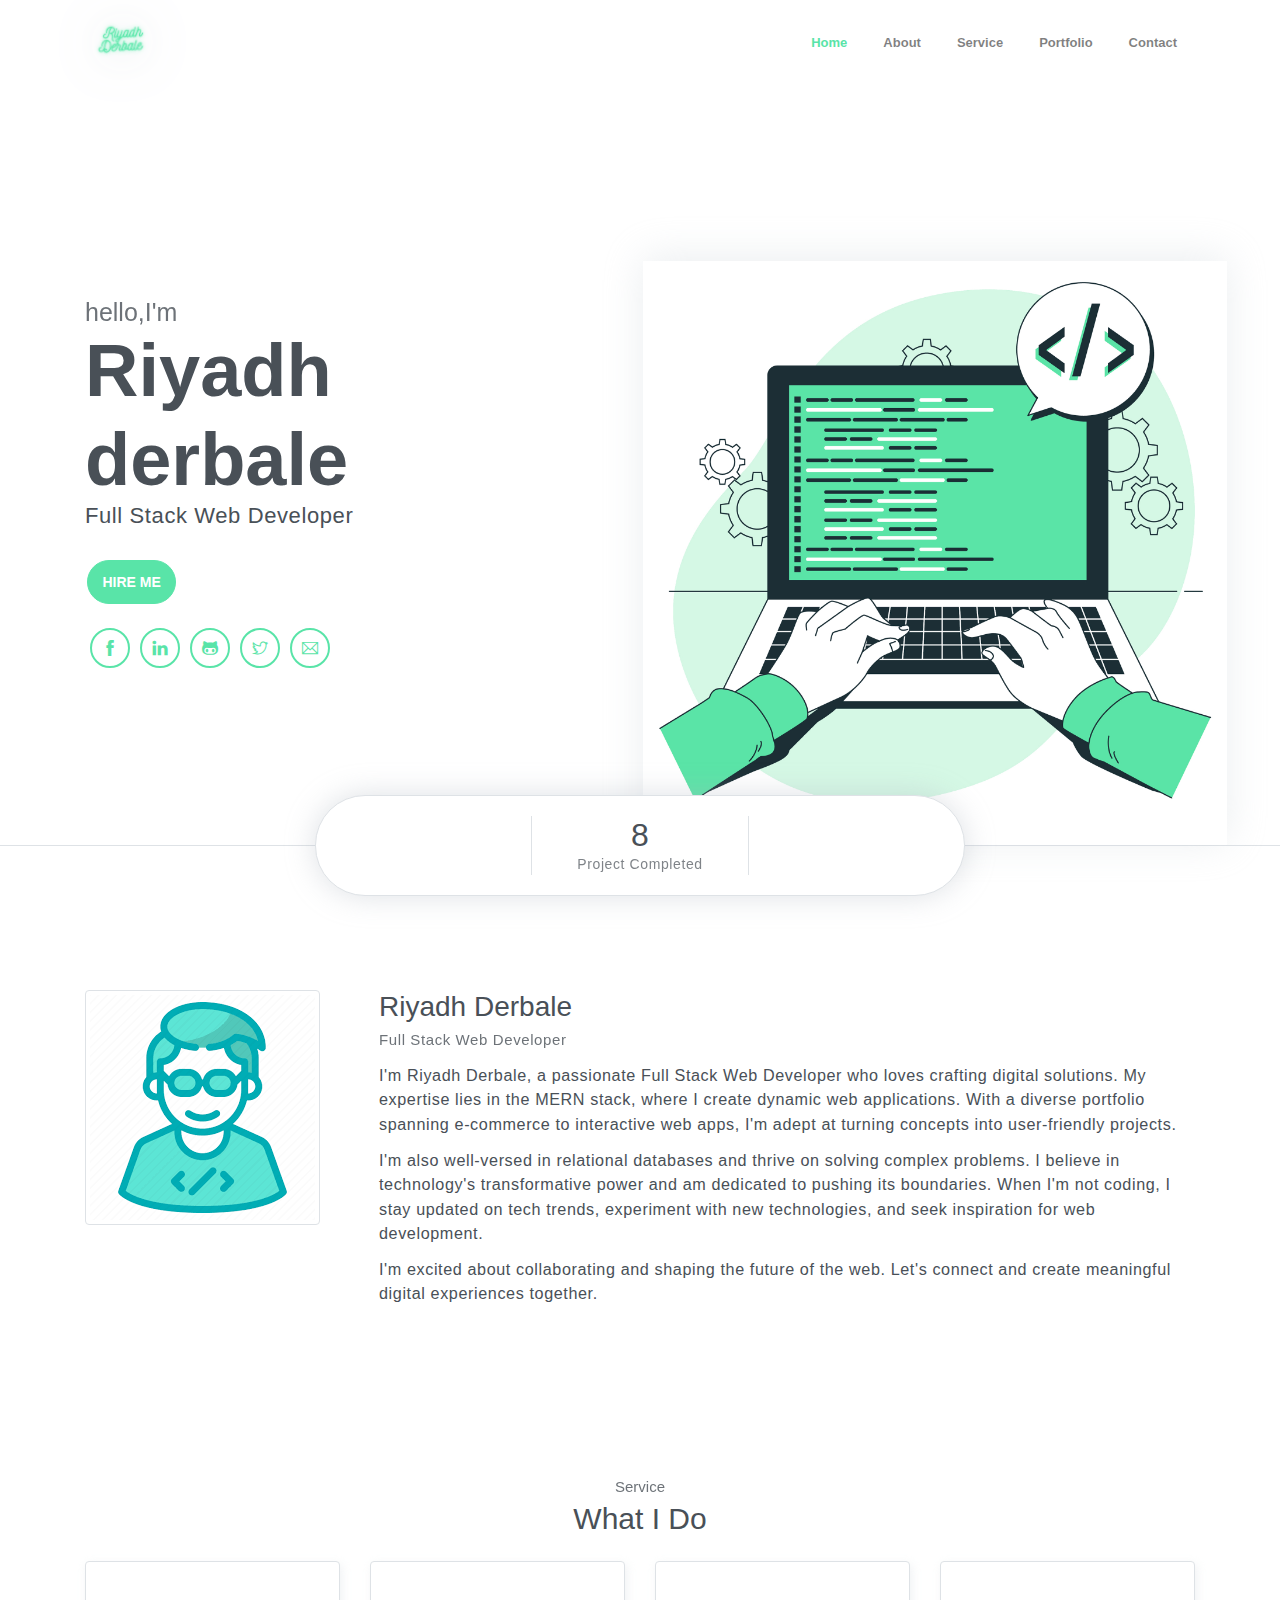
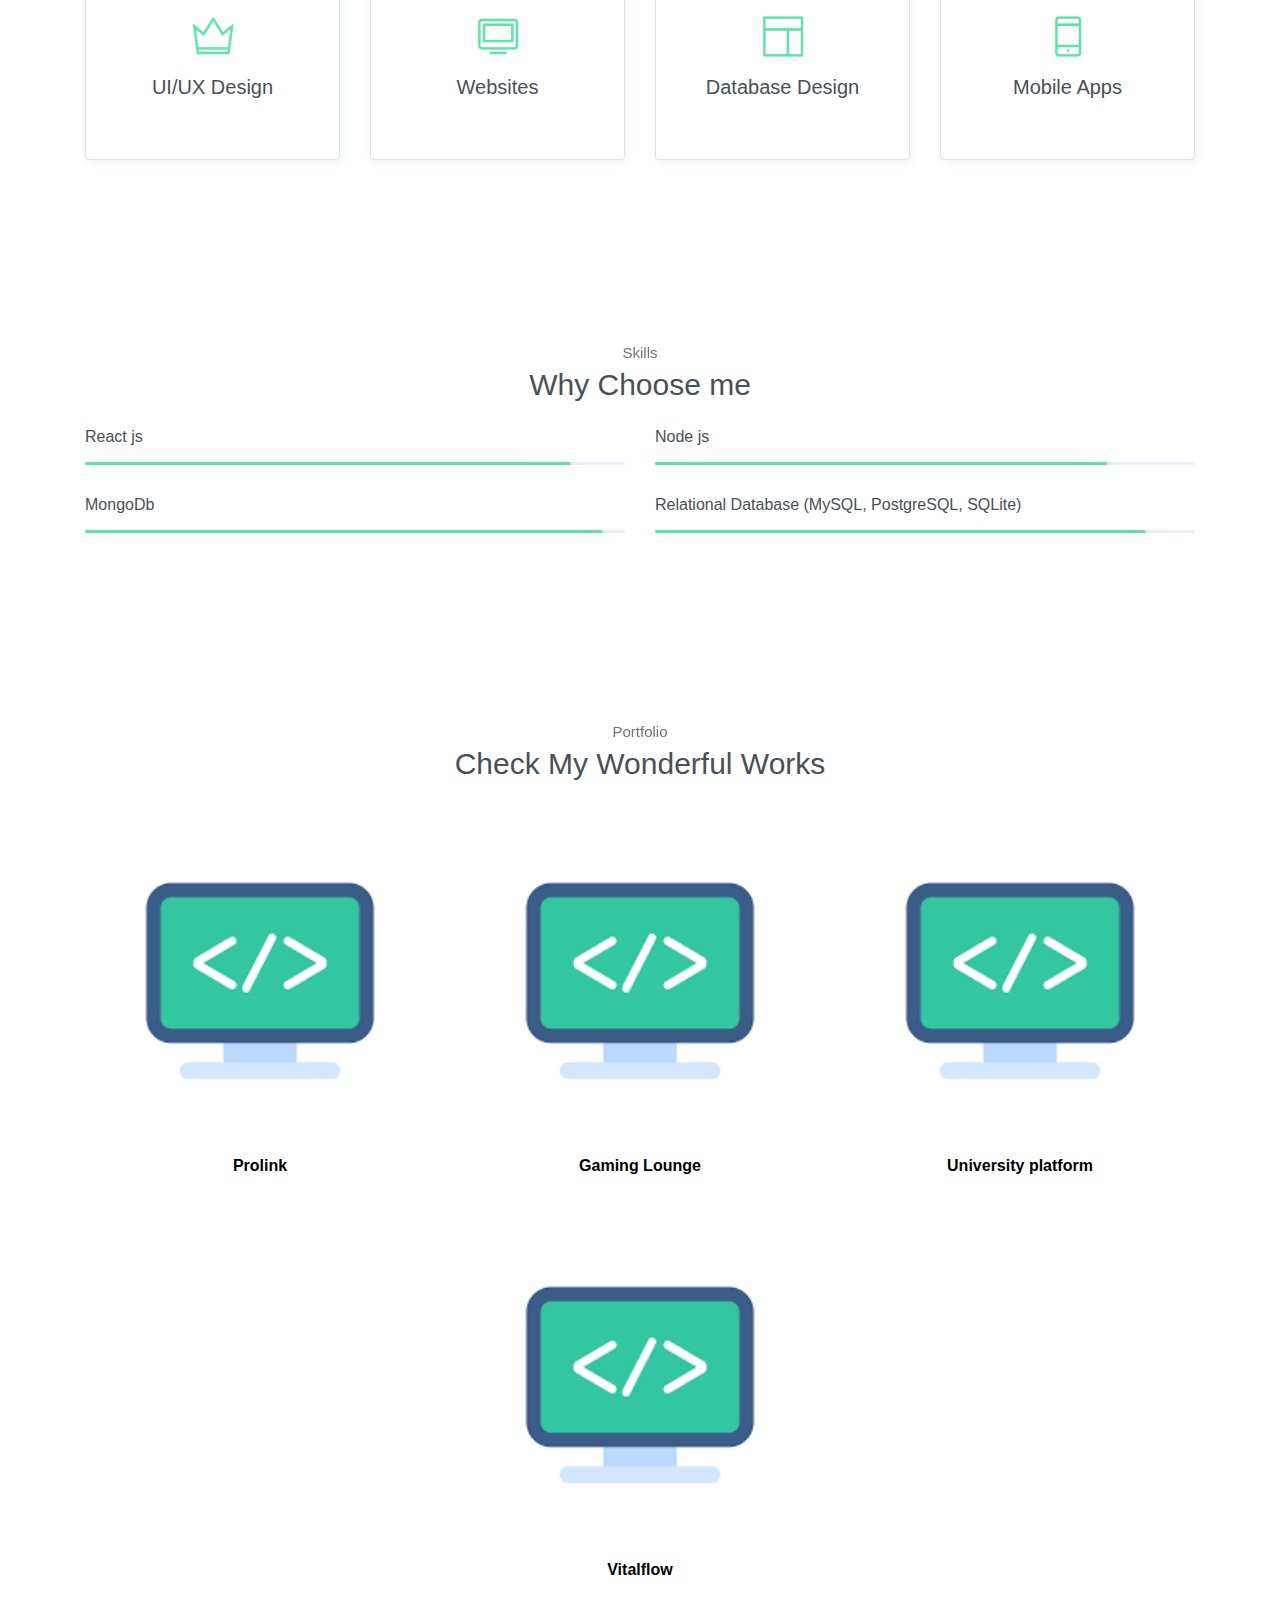
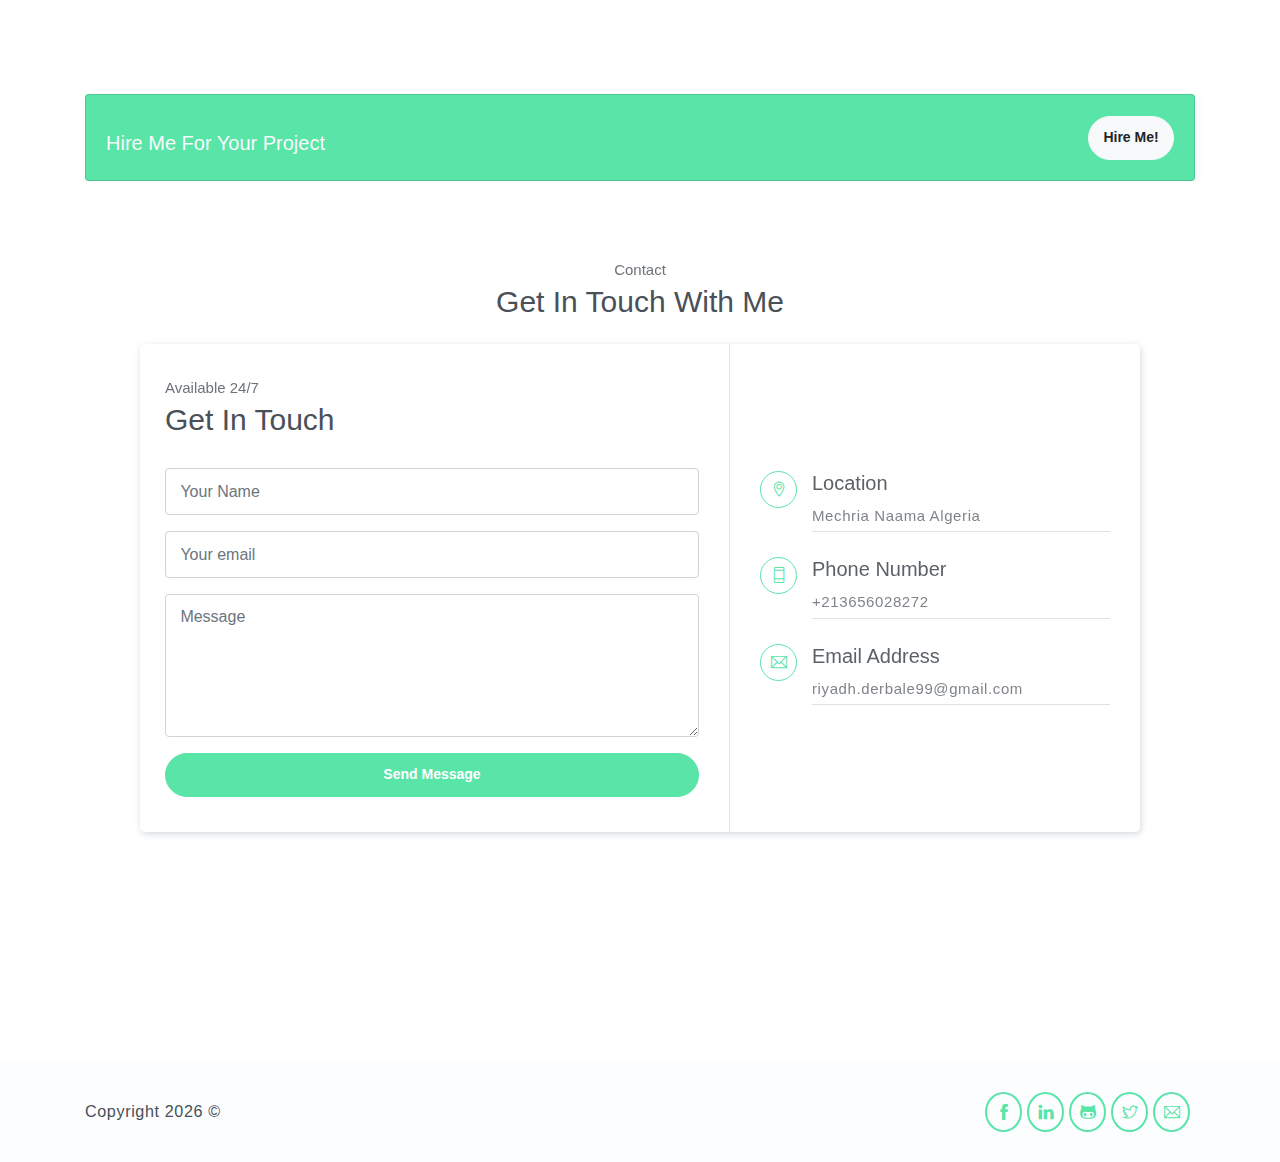
<file: v1..0/index.html>
<!DOCTYPE html>
<html lang="en">
  <head>
    <link
      href="https://cdn.jsdelivr.net/npm/bootstrap@5.3.2/dist/css/bootstrap.min.css"
      rel="stylesheet"
      integrity="sha384-T3c6CoIi6uLrA9TneNEoa7RxnatzjcDSCmG1MXxSR1GAsXEV/Dwwykc2MPK8M2HN"
      crossorigin="anonymous"
    />

    <meta charset="utf-8" />
    <meta
      name="viewport"
      content="width=device-width, initial-scale=1, shrink-to-fit=no"
    />
    <meta name="description" content="Welcome" />
    <link rel="icon" href="assets/imgs/logo.svg" type="image/png" />
    <meta name="author" content="Devcrud" />
    <title>Welcome</title>
    <!-- font icons -->
    <link
      rel="stylesheet"
      href="assets/vendors/themify-icons/css/themify-icons.css"
    />
    <!-- Bootstrap + Steller main styles -->
    <link rel="stylesheet" href="assets/css/steller.css" />
  </head>
  <body data-spy="scroll" data-target=".navbar" data-offset="40" id="home">
    <!-- Page navigation -->
    <nav
      class="navbar navbar-expand-lg navbar-light fixed-top"
      data-spy="affix"
      data-offset-top="0"
    >
      <div class="container">
        <a class="navbar-brand" href="#"
          ><img src="assets/imgs/logo.svg" alt=""
        /></a>
        <button
          class="navbar-toggler"
          type="button"
          data-toggle="collapse"
          data-target="#navbarSupportedContent"
          aria-controls="navbarSupportedContent"
          aria-expanded="false"
          aria-label="Toggle navigation"
        >
          <span class="navbar-toggler-icon"></span>
        </button>

        <div class="collapse navbar-collapse" id="navbarSupportedContent">
          <ul class="navbar-nav ml-auto align-items-center">
            <li class="nav-item">
              <a class="nav-link" href="#home">Home</a>
            </li>
            <li class="nav-item">
              <a class="nav-link" href="#about">About</a>
            </li>
            <li class="nav-item">
              <a class="nav-link" href="#service">Service</a>
            </li>
            <li class="nav-item">
              <a class="nav-link" href="#portfolio">Portfolio</a>
            </li>
            <li class="nav-item">
              <a class="nav-link" href="#contact">Contact</a>
            </li>
          </ul>
        </div>
      </div>
    </nav>
    <!-- End of page navibation -->

    <!-- Page Header -->
    <header class="header" id="home">
      <div class="container">
        <div class="infos">
          <h6 class="subtitle">hello,I'm</h6>
          <h6 class="title">Riyadh derbale</h6>
          <p>Full Stack Web Developer</p>

          <div class="buttons pt-3">
            <button class="btn btn-primary rounded">HIRE ME</button>
            <!--   <button class="btn btn-dark rounded">DOWNLOAD CV</button> -->
          </div>

          <div class="socials mt-4">
            <a
              class="social-item"
              href="https://www.facebook.com/riyadh.derbale.3/"
              ><i class="ti-facebook"></i
            ></a>
            <a
              class="social-item"
              href="https://www.linkedin.com/in/riyadh-derbale-8b0032233/"
              ><i class="ti-linkedin"></i
            ></a>
            <a class="social-item" href="https://github.com/riyadhderbale"
              ><i class="ti-github"></i
            ></a>
            <a class="social-item" href="https://twitter.com/DerbaleRiyadh"
              ><i class="ti-twitter"></i
            ></a>
            <!-- email -->
            <a class="social-item" href="mailto:riyadh.derbale99gmail.com"
              ><i class="ti-email"></i
            ></a>
          </div>
        </div>
        <div class="img-holder">
          <img src="assets/imgs/img.jpg" alt="" />
        </div>
      </div>
      <!-- Header-widget -->
      <div class="widget">
        <div class="widget-item">
          <h2></h2>
          <p></p>
          <!--   <h2>0</h2>
          <p>Happy Clients</p> -->
        </div>

        <div class="widget-item">
          <h2>8</h2>
          <p>Project Completed</p>
        </div>
        <div class="widget-item">
          <!--     <h2>0</h2>
          <p>Awards Won</p> -->
        </div>
      </div>
    </header>
    <!-- End of Page Header -->

    <!-- About section -->
    <section id="about" class="section mt-3">
      <div class="container mt-5">
        <div class="row text-center text-md-left">
          <div class="col-md-3">
            <img
              src="assets/imgs/avatar.png"
              alt=""
              class="img-thumbnail mb-4"
            />
          </div>
          <div class="pl-md-4 col-md-9">
            <h6 class="title">Riyadh Derbale</h6>
            <p class="subtitle">Full Stack Web Developer</p>
            <p>
              I'm Riyadh Derbale, a passionate Full Stack Web Developer who
              loves crafting digital solutions. My expertise lies in the MERN
              stack, where I create dynamic web applications. With a diverse
              portfolio spanning e-commerce to interactive web apps, I'm adept
              at turning concepts into user-friendly projects.
            </p>
            <p>
              I'm also well-versed in relational databases and thrive on solving
              complex problems. I believe in technology's transformative power
              and am dedicated to pushing its boundaries. When I'm not coding, I
              stay updated on tech trends, experiment with new technologies, and
              seek inspiration for web development.
            </p>
            <p>
              I'm excited about collaborating and shaping the future of the web.
              Let's connect and create meaningful digital experiences together.
            </p>

            <!--    <button class="btn btn-primary rounded mt-3">DOWNLOAD CV</button> -->
          </div>
        </div>
      </div>
    </section>

    <!-- Service section -->
    <section id="service" class="section">
      <div class="container text-center">
        <h6 class="subtitle">Service</h6>
        <h6 class="section-title mb-4">What I Do</h6>

        <!-- full stack MERN developer -->

        <div class="row">
          <div class="col-sm-6 col-md-3 mb-4">
            <div class="custom-card card border">
              <div class="card-body">
                <i class="icon ti-crown"></i>
                <h5>UI/UX Design</h5>
              </div>
            </div>
          </div>

          <div class="col-sm-6 col-md-3 mb-4">
            <div class="custom-card card border">
              <div class="card-body">
                <i class="icon ti-desktop"></i>

                <h5>Websites</h5>
              </div>
            </div>
          </div>

          <div class="col-sm-6 col-md-3 mb-4">
            <div class="custom-card card border">
              <div class="card-body">
                <i class="icon ti-layout"></i>
                <h5>Database Design</h5>
              </div>
            </div>
          </div>
          <div class="col-sm-6 col-md-3 mb-4">
            <div class="custom-card card border">
              <div class="card-body">
                <i class="icon ti-mobile"></i>
                <h5>Mobile Apps</h5>
              </div>
            </div>
          </div>
        </div>
      </div>
    </section>
    <!-- End of Sectoin -->

    <!-- Skills section -->
    <section class="section">
      <div class="container text-center">
        <h6 class="subtitle">Skills</h6>
        <h6 class="section-title mb-4">Why Choose me</h6>
        <div class="row text-left">
          <div class="col-sm-6">
            <h6 class="mb-3">React js</h6>
            <div class="progress">
              <div
                class="progress-bar bg-primary"
                role="progressbar"
                style="width: 89%"
                aria-valuenow="25"
                aria-valuemin="0"
                aria-valuemax="100"
              >
                <span>89%</span>
              </div>
            </div>
          </div>
          <div class="col-sm-6">
            <h6 class="mb-3">Node js</h6>
            <div class="progress">
              <div
                class="progress-bar bg-primary"
                role="progressbar"
                style="width: 83%"
                aria-valuenow="25"
                aria-valuemin="0"
                aria-valuemax="100"
              >
                <span>83%</span>
              </div>
            </div>
          </div>
          <div class="col-sm-6">
            <h6 class="mb-3">MongoDb</h6>
            <div class="progress">
              <div
                class="progress-bar bg-primary"
                role="progressbar"
                style="width: 95%"
                aria-valuenow="25"
                aria-valuemin="0"
                aria-valuemax="100"
              >
                <span>95%</span>
              </div>
            </div>
          </div>
          <div class="col-sm-6">
            <h6 class="mb-3">
              Relational Database (MySQL, PostgreSQL, SQLite)
            </h6>
            <div class="progress">
              <div
                class="progress-bar bg-primary"
                role="progressbar"
                style="width: 90%"
                aria-valuenow="25"
                aria-valuemin="0"
                aria-valuemax="100"
              >
                <span>90%</span>
              </div>
            </div>
          </div>
        </div>
      </div>
    </section>
    <!-- End of Skills sections -->

    <!-- Portfolio section -->
    <section id="portfolio" class="section">
      <div class="container text-center">
        <h6 class="subtitle">Portfolio</h6>
        <h6 class="section-title mb-4">Check My Wonderful Works</h6>
        <div class="row align-items-center justify-content-center">
          <div class="col-sm-4">
            <div class="img-wrapper">
              <a href="projects/prolink.html" style="text-decoration: none">
                <img src="assets/imgs/default_image.png" alt="" />
                <div class="overlay">
                  <div class="overlay-infos">
                    <h5>Prolink</h5>
                  </div>
                </div>
                <h6 style="font-weight: bold; color: rgb(0, 0, 0)">Prolink</h6>
              </a>
            </div>
          </div>
          <div class="col-sm-4">
            <div class="img-wrapper">
              <a
                href="projects/GamingLounge.html"
                style="text-decoration: none"
              >
                <div class="overlay">
                  <div class="overlay-infos">
                    <h5>Gaming Lounge</h5>
                  </div>
                </div>
              </a>
              <img src="assets/imgs/default_image.png" alt="" />

              <h6 style="font-weight: bold; color: rgb(0, 0, 0)">
                Gaming Lounge
              </h6>
            </div>
          </div>

          <div class="col-sm-4">
            <div class="img-wrapper">
              <a
                href="projects/univ-platform.html"
                style="text-decoration: none"
              >
                <img src="assets/imgs/default_image.png" alt="" />
                <div class="overlay">
                  <div class="overlay-infos">
                    <h5>University platform</h5>
                  </div>
                </div>
              </a>
              <h6 style="font-weight: bold; color: rgb(0, 0, 0)">
                University platform
              </h6>
            </div>
          </div>
          <div class="col-sm-4">
            <div class="img-wrapper">
              <a href="projects/vitalflow.html" style="text-decoration: none">
                <img src="assets/imgs/default_image.png" alt="" />
                <div class="overlay">
                  <div class="overlay-infos">
                    <h5>Vitalflow</h5>
                  </div>
                </div>
              </a>

              <h6 style="font-weight: bold; color: rgb(0, 0, 0)">Vitalflow</h6>
            </div>
          </div>
        </div>
      </div>
    </section>
    <!-- End of portfolio section -->

    <!-- Testmonial Section 
    <section id="testmonial" class="section">
      <div class="container text-center">
        <h6 class="subtitle">Testmonial</h6>
        <h6 class="section-title mb-4">What People Say About Me</h6>
        <p class="mb-5 pb-4">
          Lorem ipsum dolor sit amet, consectetur adipisicing elit. In alias
          dignissimos. <br />
          rerum commodi corrupti, temporibus non quam.
        </p>

        <div
          id="carouselExampleIndicators"
          class="carousel slide"
          data-ride="carousel"
        >
          <ol class="carousel-indicators">
            <li
              data-target="#carouselExampleIndicators"
              data-slide-to="0"
              class="active"
            ></li>
            <li data-target="#carouselExampleIndicators" data-slide-to="1"></li>
            <li data-target="#carouselExampleIndicators" data-slide-to="2"></li>
          </ol>
          <div class="carousel-inner">
            <div class="carousel-item active">
              <div class="card testmonial-card border">
                <div class="card-body">
                  <img src="assets/imgs/avatar-1.jpg" alt="" />
                  <p>
                    Lorem ipsum dolor sit amet, consectetur adipisicing elit.
                    Magnam nostrum voluptates in enim vel amet?
                  </p>
                  <h1 class="title">Emma Re</h1>
                  <h1 class="subtitle">Graphic Designer</h1>
                </div>
              </div>
            </div>
            <div class="carousel-item">
              <div class="card testmonial-card border">
                <div class="card-body">
                  <img src="assets/imgs/avatar-2.jpg" alt="" />
                  <p>
                    Lorem ipsum dolor sit amet, consectetur adipisicing elit.
                    Magnam nostrum voluptates in enim vel amet?
                  </p>
                  <h1 class="title">James Bert</h1>
                  <h1 class="subtitle">Web Designer</h1>
                </div>
              </div>
            </div>
            <div class="carousel-item">
              <div class="card testmonial-card border">
                <div class="card-body">
                  <img src="assets/imgs/avatar-3.jpg" alt="" />
                  <p>
                    Lorem ipsum dolor sit amet, consectetur adipisicing elit.
                    Magnam nostrum voluptates in enim vel amet?
                  </p>
                  <h1 class="title">Michael Abra</h1>
                  <h1 class="subtitle">Web Developer</h1>
                </div>
              </div>
            </div>
          </div>
        </div>
      </div>
    </section>

    -->
    <!-- End of testmonial section -->

    <!-- Blog Section 
    <section id="blog" class="section">
      <div class="container text-center">
        <h6 class="subtitle">My Blogs</h6>
        <h6 class="section-title mb-4">Latest News</h6>
        <p class="mb-5 pb-4">
          Lorem ipsum dolor sit amet, consectetur adipisicing elit. In alias
          dignissimos. <br />
          rerum commodi corrupti, temporibus non quam.
        </p>

        <div class="row text-left">
          <div class="col-md-4">
            <div class="card border mb-4">
              <img
                src="assets/imgs/blog-1.jpg"
                alt=""
                class="card-img-top w-100"
              />
              <div class="card-body">
                <h5 class="card-title">Designe for Everyone</h5>
                <div class="post-details">
                  <a href="javascript:void(0)">Posted By: Admin</a>
                  <a href="javascript:void(0)"
                    ><i class="ti-thumb-up"></i> 456</a
                  >
                  <a href="javascript:void(0)"
                    ><i class="ti-comment"></i> 123</a
                  >
                </div>
                <p>
                  Lorem ipsum dolor sit amet, consectetur adipisicing elit. Ut
                  ad vel dolorum, iusto velit, minima? Voluptas nemo harum
                  impedit nisi.
                </p>
                <a href="javascript:void(0)">Read More..</a>
              </div>
            </div>
          </div>
          <div class="col-md-4">
            <div class="card border mb-4">
              <img
                src="assets/imgs/blog-2.jpg"
                alt=""
                class="card-img-top w-100"
              />
              <div class="card-body">
                <h5 class="card-title">Web Layouts</h5>
                <div class="post-details">
                  <a href="javascript:void(0)">Posted By: Admin</a>
                  <a href="javascript:void(0)"
                    ><i class="ti-thumb-up"></i> 456</a
                  >
                  <a href="javascript:void(0)"
                    ><i class="ti-comment"></i> 123</a
                  >
                </div>
                <p>
                  Lorem ipsum dolor sit amet, consectetur adipisicing elit. Ut
                  ad vel dolorum, iusto velit, minima? Voluptas nemo harum
                  impedit nisi.
                </p>
                <a href="javascript:void(0)">Read More..</a>
              </div>
            </div>
          </div>
          <div class="col-md-4">
            <div class="card border mb-4">
              <img
                src="assets/imgs/blog-3.jpg"
                alt=""
                class="card-img-top w-100"
              />
              <div class="card-body">
                <h5 class="card-title">Bootstrap Framework</h5>
                <div class="post-details">
                  <a href="javascript:void(0)">Posted By: Admin</a>
                  <a href="javascript:void(0)"
                    ><i class="ti-thumb-up"></i> 456</a
                  >
                  <a href="javascript:void(0)"
                    ><i class="ti-comment"></i> 123</a
                  >
                </div>
                <p>
                  Lorem ipsum dolor sit amet, consectetur adipisicing elit. Ut
                  ad vel dolorum, iusto velit, minima? Voluptas nemo harum
                  impedit nisi.
                </p>
                <a href="javascript:void(0)">Read More..</a>
              </div>
            </div>
          </div>
        </div>
      </div>
    </section>
-->
    <!-- Hire me section -->
    <section class="bg-gray p-0 section">
      <div class="container">
        <div class="card bg-primary">
          <div class="card-body text-light">
            <div class="row align-items-center">
              <div class="col-sm-9 text-center text-sm-left">
                <h5 class="mt-3">Hire Me For Your Project</h5>
              </div>
              <div class="col-sm-3 text-center text-sm-right">
                <button class="btn btn-light rounded">Hire Me!</button>
              </div>
            </div>
          </div>
        </div>
      </div>
    </section>
    <!-- End od Hire me section. -->

    <!-- Contact Section -->
    <section id="contact" class="position-relative section">
      <div class="container text-center">
        <h6 class="subtitle">Contact</h6>
        <h6 class="section-title mb-4">Get In Touch With Me</h6>

        <div class="contact text-left">
          <div class="form">
            <h6 class="subtitle">Available 24/7</h6>
            <h6 class="section-title mb-4">Get In Touch</h6>
            <form
              action="mailto:riyadh.derbale99@gmail.com"
              method="post"
              enctype="text/plain"
            >
              <div class="form-group">
                <input
                  type="text"
                  class="form-control"
                  name="name"
                  placeholder="Your Name"
                  required
                />
              </div>
              <div class="form-group">
                <input
                  type="email"
                  class="form-control"
                  name="email"
                  placeholder="Your email"
                  required
                />
              </div>
              <div class="form-group">
                <textarea
                  name="message"
                  cols="30"
                  rows="5"
                  class="form-control"
                  placeholder="Message"
                ></textarea>
              </div>
              <button
                type="submit"
                class="btn btn-primary btn-block rounded w-lg"
              >
                Send Message
              </button>
            </form>
          </div>
          <div class="contact-infos">
            <div class="item">
              <i class="ti-location-pin"></i>
              <div class="">
                <h5>Location</h5>
                <p>Mechria Naama Algeria</p>
              </div>
            </div>
            <div class="item">
              <i class="ti-mobile"></i>
              <div>
                <h5>Phone Number</h5>
                <p>+213656028272</p>
              </div>
            </div>
            <div class="item">
              <i class="ti-email"></i>
              <div class="mb-0">
                <h5>Email Address</h5>
                <p>riyadh.derbale99@gmail.com</p>
              </div>
            </div>
          </div>
        </div>
      </div>
      <div id="map">
        <iframe src="https://snazzymaps.com/embed/61257"></iframe>
      </div>
    </section>
    <!-- End of Contact Section -->

    <!-- Page Footer -->
    <footer class="page-footer">
      <div class="container">
        <div class="row align-items-center">
          <div class="col-sm-6">
            <p>
              Copyright
              <script>
                document.write(new Date().getFullYear());
              </script>
              &copy;
              <a href="" target="_blank"></a>
            </p>
          </div>
          <div class="col-sm-6">
            <div class="socials">
              <a
                class="social-item"
                href="
              https://www.facebook.com/riyadh.derbale.3/"
                ><i class="ti-facebook"></i
              ></a>

              <a
                class="social-item"
                href="https://www.linkedin.com/in/riyadh-derbale-8b0032233/"
                ><i class="ti-linkedin"></i
              ></a>
              <a class="social-item" href="https://www.github.com/riyadhriyadh"
                ><i class="ti-github"></i
              ></a>
              <a
                class="social-item"
                href="https://www.twitter.com/DerbaleRiyadh"
                ><i class="ti-twitter"></i
              ></a>
              <a class="social-item" href="mailto:riyadh.derbale99gmail.com"
                ><i class="ti-email"></i
              ></a>
            </div>
          </div>
        </div>
      </div>
    </footer>
    <!-- End of page footer -->
    <script
      src="https://cdn.jsdelivr.net/npm/bootstrap@5.3.2/dist/js/bootstrap.bundle.min.js"
      integrity="sha384-C6RzsynM9kWDrMNeT87bh95OGNyZPhcTNXj1NW7RuBCsyN/o0jlpcV8Qyq46cDfL"
      crossorigin="anonymous"
    ></script>
    <!-- core  -->
    <script src="assets/vendors/jquery/jquery-3.4.1.js"></script>
    <script src="assets/vendors/bootstrap/bootstrap.bundle.js"></script>
    <!-- bootstrap 3 affix -->
    <script src="assets/vendors/bootstrap/bootstrap.affix.js"></script>
    <!-- steller js -->
    <script src="assets/js/steller.js"></script>
  </body>
</html>
</file>
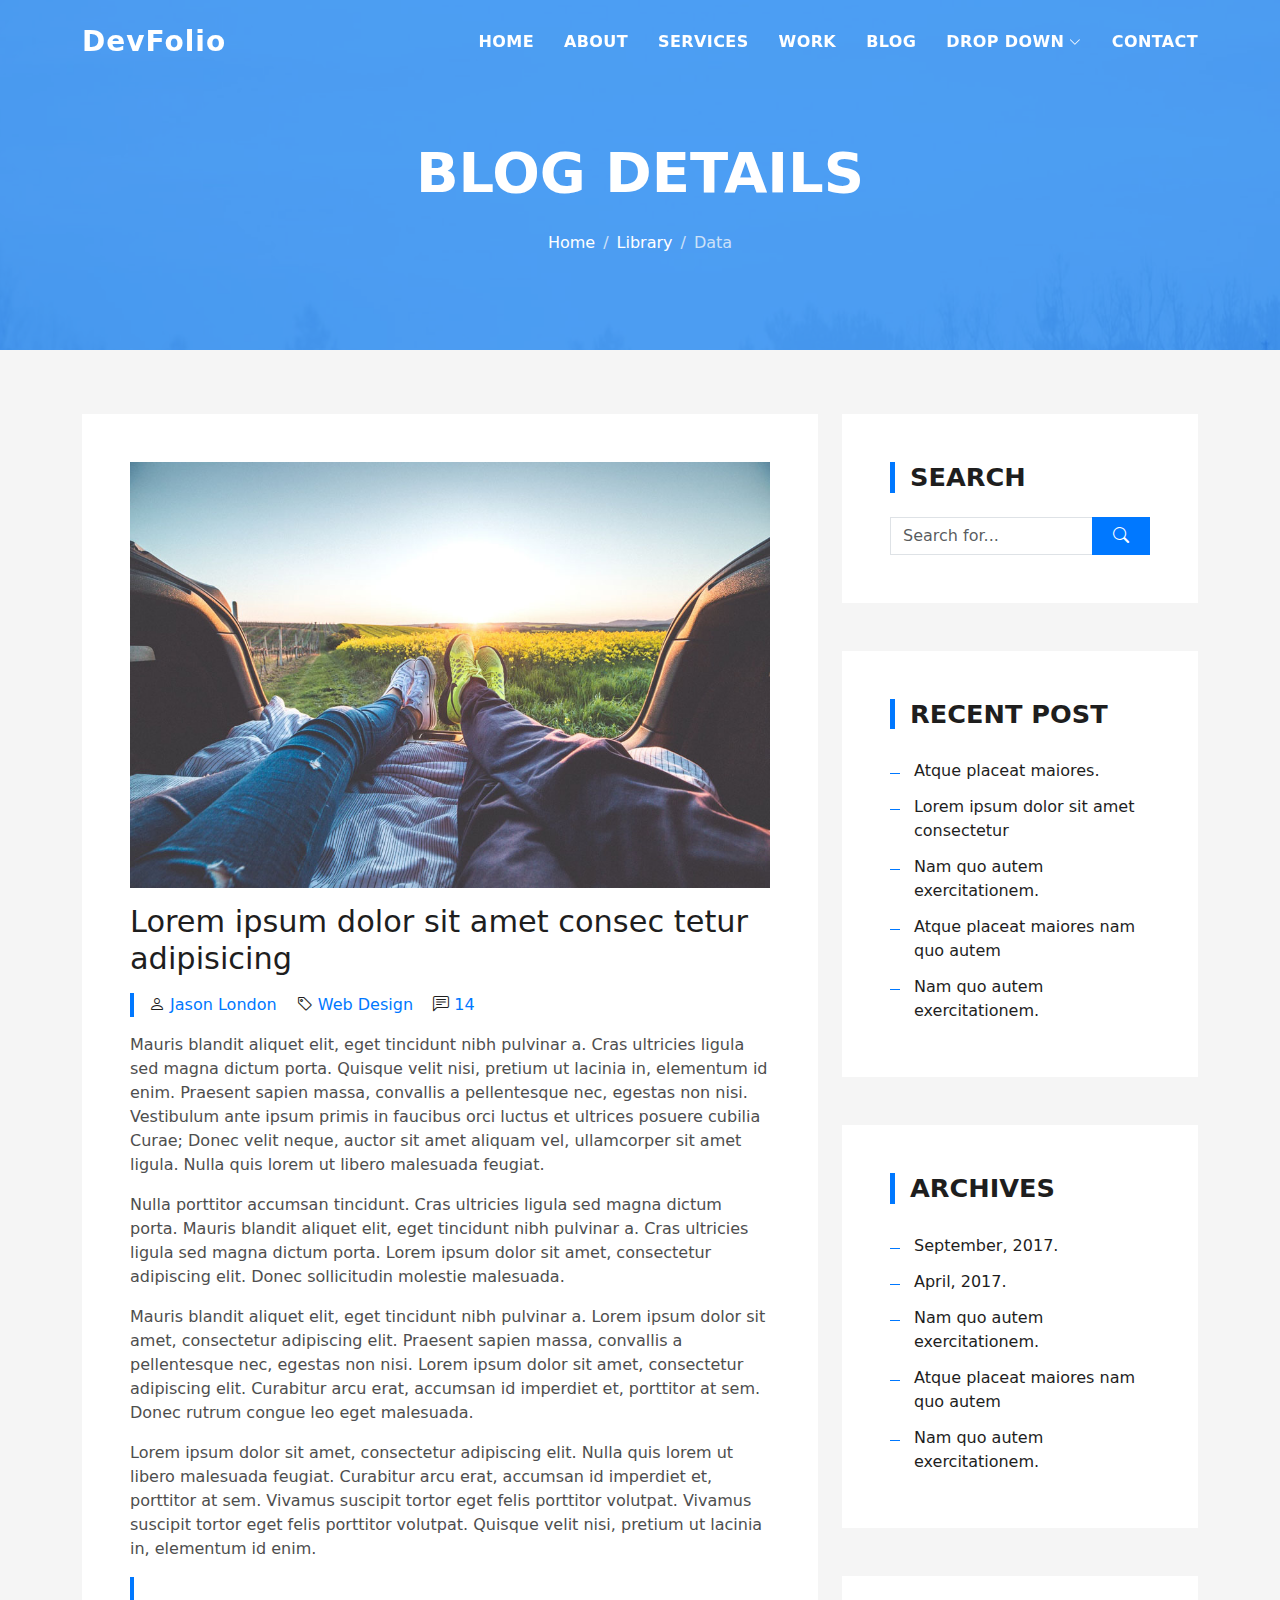
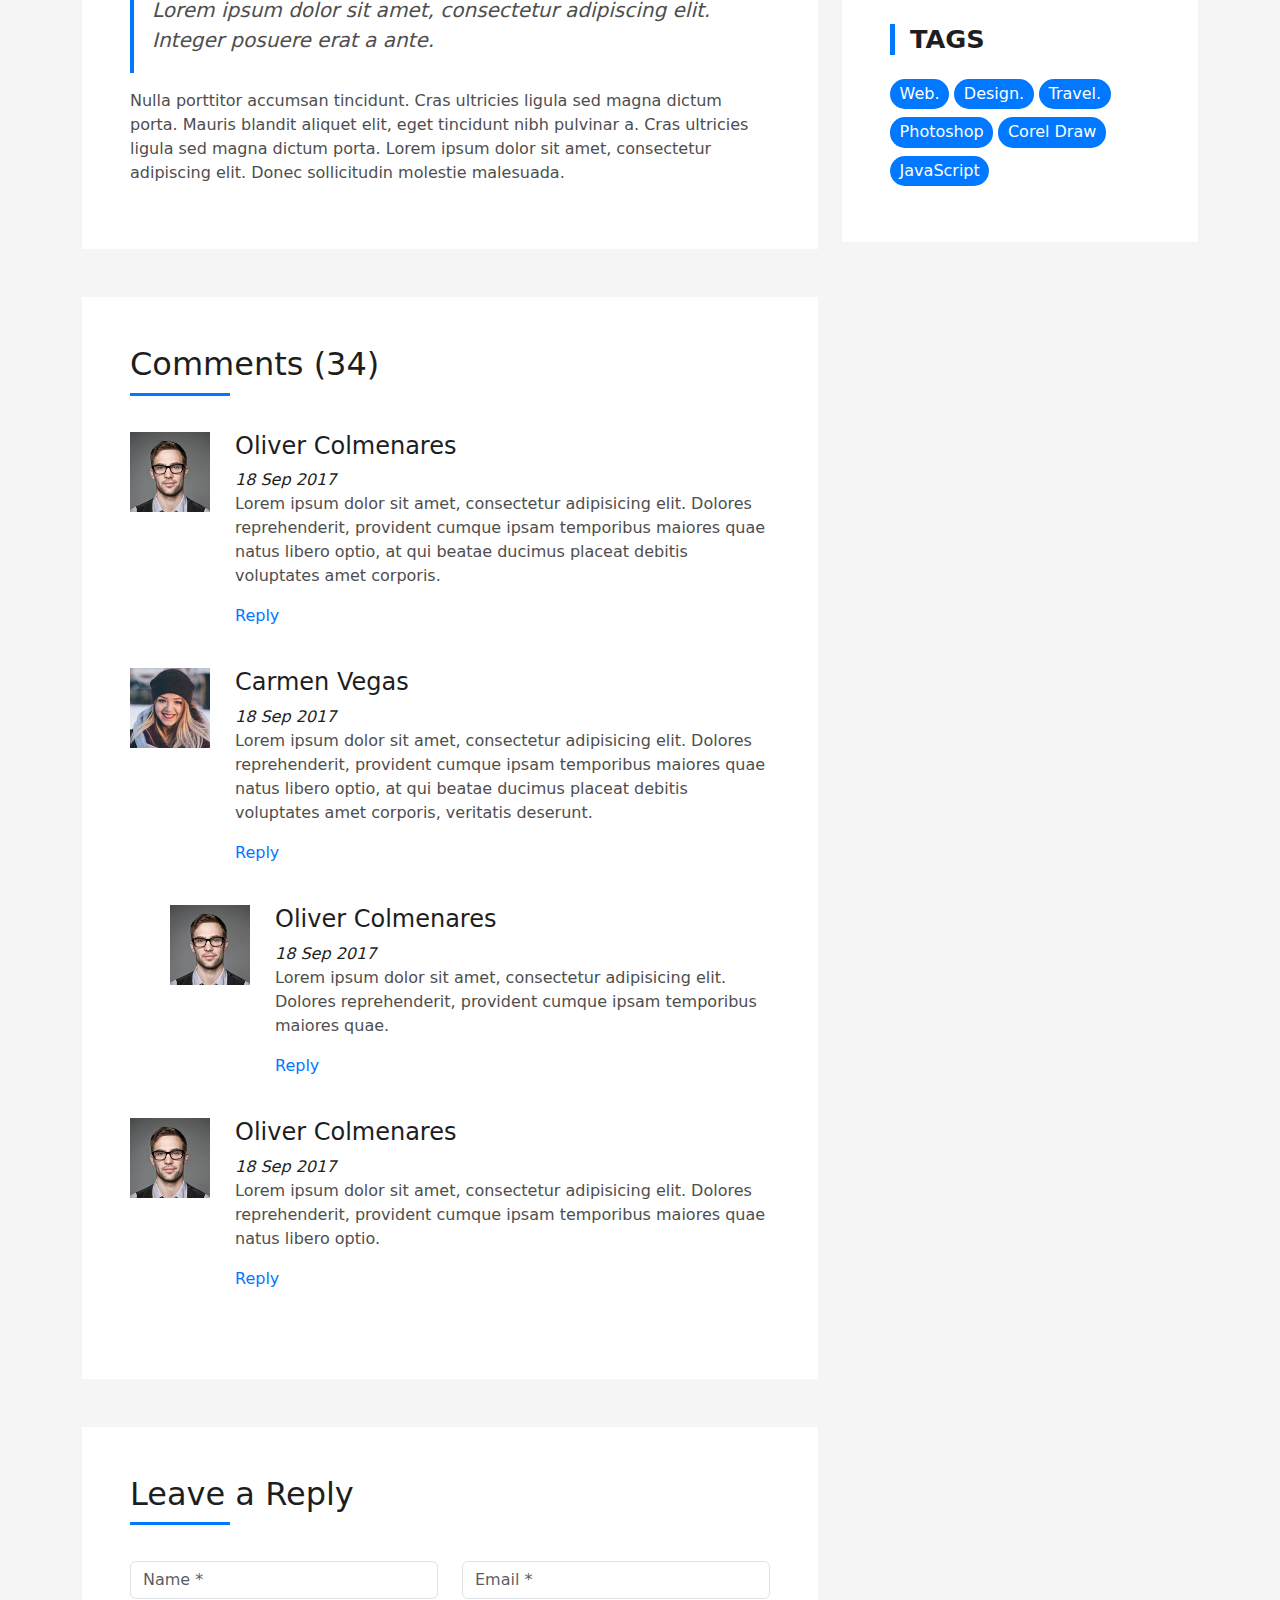
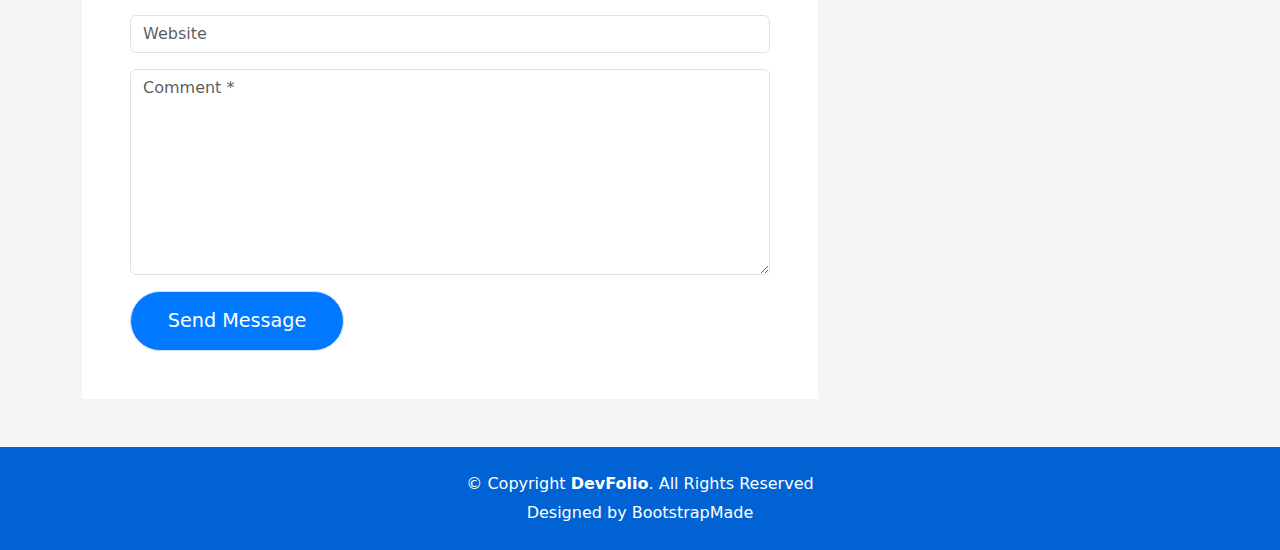
<file: blog-single.html>
<!DOCTYPE html>
<html lang="en">

<head>
  <meta charset="utf-8">
  <meta content="width=device-width, initial-scale=1.0" name="viewport">

  <title>DevFolio Bootstrap Portfolio Template - Blog Single</title>
  <meta content="" name="description">
  <meta content="" name="keywords">

  <!-- Favicons -->
  <link href="assets/img/favicon.png" rel="icon">
  <link href="assets/img/apple-touch-icon.png" rel="apple-touch-icon">

  <!-- Vendor CSS Files -->
  <link href="assets/vendor/bootstrap/css/bootstrap.min.css" rel="stylesheet">
  <link href="assets/vendor/bootstrap-icons/bootstrap-icons.css" rel="stylesheet">
  <link href="assets/vendor/glightbox/css/glightbox.min.css" rel="stylesheet">
  <link href="assets/vendor/swiper/swiper-bundle.min.css" rel="stylesheet">

  <!-- Template Main CSS File -->
  <link href="assets/css/style.css" rel="stylesheet">

  <!-- =======================================================
  * Template Name: DevFolio
  * Template URL: https://bootstrapmade.com/devfolio-bootstrap-portfolio-html-template/
  * Updated: Mar 17 2024 with Bootstrap v5.3.3
  * Author: BootstrapMade.com
  * License: https://bootstrapmade.com/license/
  ======================================================== -->
</head>

<body>

  <!-- ======= Header ======= -->
  <header id="header" class="fixed-top">
    <div class="container d-flex align-items-center justify-content-between">

      <h1 class="logo"><a href="index.html">DevFolio</a></h1>
      <!-- Uncomment below if you prefer to use an image logo -->
      <!-- <a href="index.html" class="logo"><img src="assets/img/logo.png" alt="" class="img-fluid"></a>-->

      <nav id="navbar" class="navbar">
        <ul>
          <li><a class="nav-link scrollto " href="#hero">Home</a></li>
          <li><a class="nav-link scrollto" href="#about">About</a></li>
          <li><a class="nav-link scrollto" href="#services">Services</a></li>
          <li><a class="nav-link scrollto " href="#work">Work</a></li>
          <li><a class="nav-link scrollto " href="#blog">Blog</a></li>
          <li class="dropdown"><a href="#"><span>Drop Down</span> <i class="bi bi-chevron-down"></i></a>
            <ul>
              <li><a href="#">Drop Down 1</a></li>
              <li class="dropdown"><a href="#"><span>Deep Drop Down</span> <i class="bi bi-chevron-right"></i></a>
                <ul>
                  <li><a href="#">Deep Drop Down 1</a></li>
                  <li><a href="#">Deep Drop Down 2</a></li>
                  <li><a href="#">Deep Drop Down 3</a></li>
                  <li><a href="#">Deep Drop Down 4</a></li>
                  <li><a href="#">Deep Drop Down 5</a></li>
                </ul>
              </li>
              <li><a href="#">Drop Down 2</a></li>
              <li><a href="#">Drop Down 3</a></li>
              <li><a href="#">Drop Down 4</a></li>
            </ul>
          </li>
          <li><a class="nav-link scrollto" href="#contact">Contact</a></li>
        </ul>
        <i class="bi bi-list mobile-nav-toggle"></i>
      </nav><!-- .navbar -->

    </div>
  </header><!-- End Header -->

  <div class="hero hero-single route bg-image" style="background-image: url(assets/img/overlay-bg.jpg)">
    <div class="overlay-mf"></div>
    <div class="hero-content display-table">
      <div class="table-cell">
        <div class="container">
          <h2 class="hero-title mb-4">Blog Details</h2>
          <ol class="breadcrumb d-flex justify-content-center">
            <li class="breadcrumb-item">
              <a href="#">Home</a>
            </li>
            <li class="breadcrumb-item">
              <a href="#">Library</a>
            </li>
            <li class="breadcrumb-item active">Data</li>
          </ol>
        </div>
      </div>
    </div>
  </div>

  <main id="main">

    <!-- ======= Blog Single Section ======= -->
    <section class="blog-wrapper sect-pt4" id="blog">
      <div class="container">
        <div class="row">
          <div class="col-md-8">
            <div class="post-box">
              <div class="post-thumb">
                <img src="assets/img/post-1.jpg" class="img-fluid" alt="">
              </div>
              <div class="post-meta">
                <h1 class="article-title">Lorem ipsum dolor sit amet consec tetur adipisicing</h1>
                <ul>
                  <li>
                    <span class="bi bi-person"></span>
                    <a href="#">Jason London</a>
                  </li>
                  <li>
                    <span class="bi bi-tag"></span>
                    <a href="#">Web Design</a>
                  </li>
                  <li>
                    <span class="bi bi-chat-left-text"></span>
                    <a href="#">14</a>
                  </li>
                </ul>
              </div>
              <div class="article-content">
                <p>
                  Mauris blandit aliquet elit, eget tincidunt nibh pulvinar a. Cras ultricies ligula sed magna dictum
                  porta. Quisque velit
                  nisi, pretium ut lacinia in, elementum id enim. Praesent sapien massa, convallis a pellentesque
                  nec, egestas non nisi. Vestibulum ante ipsum primis in faucibus orci luctus et ultrices posuere
                  cubilia Curae; Donec velit neque, auctor sit amet aliquam vel, ullamcorper sit amet ligula.
                  Nulla quis lorem ut libero malesuada feugiat.
                </p>
                <p>
                  Nulla porttitor accumsan tincidunt. Cras ultricies ligula sed magna dictum porta. Mauris blandit
                  aliquet elit, eget tincidunt
                  nibh pulvinar a. Cras ultricies ligula sed magna dictum porta. Lorem ipsum dolor sit amet,
                  consectetur adipiscing elit. Donec sollicitudin molestie malesuada.
                </p>
                <p>
                  Mauris blandit aliquet elit, eget tincidunt nibh pulvinar a. Lorem ipsum dolor sit amet, consectetur
                  adipiscing elit. Praesent
                  sapien massa, convallis a pellentesque nec, egestas non nisi. Lorem ipsum dolor sit amet,
                  consectetur adipiscing elit. Curabitur arcu erat, accumsan id imperdiet et, porttitor at
                  sem. Donec rutrum congue leo eget malesuada.
                </p>
                <p>
                  Lorem ipsum dolor sit amet, consectetur adipiscing elit. Nulla quis lorem ut libero malesuada feugiat.
                  Curabitur arcu erat,
                  accumsan id imperdiet et, porttitor at sem. Vivamus suscipit tortor eget felis porttitor
                  volutpat. Vivamus suscipit tortor eget felis porttitor volutpat. Quisque velit nisi, pretium
                  ut lacinia in, elementum id enim.
                </p>
                <blockquote class="blockquote">
                  <p class="mb-0">Lorem ipsum dolor sit amet, consectetur adipiscing elit. Integer posuere erat a ante.</p>
                </blockquote>
                <p>
                  Nulla porttitor accumsan tincidunt. Cras ultricies ligula sed magna dictum porta. Mauris blandit
                  aliquet elit, eget tincidunt
                  nibh pulvinar a. Cras ultricies ligula sed magna dictum porta. Lorem ipsum dolor sit amet,
                  consectetur adipiscing elit. Donec sollicitudin molestie malesuada.
                </p>
              </div>
            </div>
            <div class="box-comments">
              <div class="title-box-2">
                <h4 class="title-comments title-left">Comments (34)</h4>
              </div>
              <ul class="list-comments">
                <li>
                  <div class="comment-avatar">
                    <img src="assets/img/testimonial-2.jpg" alt="">
                  </div>
                  <div class="comment-details">
                    <h4 class="comment-author">Oliver Colmenares</h4>
                    <span>18 Sep 2017</span>
                    <p>
                      Lorem ipsum dolor sit amet, consectetur adipisicing elit. Dolores reprehenderit, provident cumque
                      ipsam temporibus maiores
                      quae natus libero optio, at qui beatae ducimus placeat debitis voluptates amet corporis.
                    </p>
                    <a href="3">Reply</a>
                  </div>
                </li>
                <li>
                  <div class="comment-avatar">
                    <img src="assets/img/testimonial-4.jpg" alt="">
                  </div>
                  <div class="comment-details">
                    <h4 class="comment-author">Carmen Vegas</h4>
                    <span>18 Sep 2017</span>
                    <p>
                      Lorem ipsum dolor sit amet, consectetur adipisicing elit. Dolores reprehenderit, provident cumque
                      ipsam temporibus maiores
                      quae natus libero optio, at qui beatae ducimus placeat debitis voluptates amet corporis,
                      veritatis deserunt.
                    </p>
                    <a href="3">Reply</a>
                  </div>
                </li>
                <li class="comment-children">
                  <div class="comment-avatar">
                    <img src="assets/img/testimonial-2.jpg" alt="">
                  </div>
                  <div class="comment-details">
                    <h4 class="comment-author">Oliver Colmenares</h4>
                    <span>18 Sep 2017</span>
                    <p>
                      Lorem ipsum dolor sit amet, consectetur adipisicing elit. Dolores reprehenderit, provident cumque
                      ipsam temporibus maiores
                      quae.
                    </p>
                    <a href="3">Reply</a>
                  </div>
                </li>
                <li>
                  <div class="comment-avatar">
                    <img src="assets/img/testimonial-2.jpg" alt="">
                  </div>
                  <div class="comment-details">
                    <h4 class="comment-author">Oliver Colmenares</h4>
                    <span>18 Sep 2017</span>
                    <p>
                      Lorem ipsum dolor sit amet, consectetur adipisicing elit. Dolores reprehenderit, provident cumque
                      ipsam temporibus maiores
                      quae natus libero optio.
                    </p>
                    <a href="3">Reply</a>
                  </div>
                </li>
              </ul>
            </div>
            <div class="form-comments">
              <div class="title-box-2">
                <h3 class="title-left">
                  Leave a Reply
                </h3>
              </div>
              <form class="form-mf">
                <div class="row">
                  <div class="col-md-6 mb-3">
                    <div class="form-group">
                      <input type="text" class="form-control input-mf" id="inputName" placeholder="Name *" required>
                    </div>
                  </div>
                  <div class="col-md-6 mb-3">
                    <div class="form-group">
                      <input type="email" class="form-control input-mf" id="inputEmail1" placeholder="Email *" required>
                    </div>
                  </div>
                  <div class="col-md-12 mb-3">
                    <div class="form-group">
                      <input type="url" class="form-control input-mf" id="inputUrl" placeholder="Website">
                    </div>
                  </div>
                  <div class="col-md-12 mb-3">
                    <div class="form-group">
                      <textarea id="textMessage" class="form-control input-mf" placeholder="Comment *" name="message" cols="45" rows="8" required></textarea>
                    </div>
                  </div>
                  <div class="col-md-12">
                    <button type="submit" class="button button-a button-big button-rouded">Send Message</button>
                  </div>
                </div>
              </form>
            </div>
          </div>
          <div class="col-md-4">
            <div class="widget-sidebar sidebar-search">
              <h5 class="sidebar-title">Search</h5>
              <div class="sidebar-content">
                <form>
                  <div class="input-group">
                    <input type="text" class="form-control" placeholder="Search for..." aria-label="Search for...">
                    <span class="input-group-btn">
                      <button class="btn btn-secondary btn-search" type="button">
                        <span class="bi bi-search"></span>
                      </button>
                    </span>
                  </div>
                </form>
              </div>
            </div>
            <div class="widget-sidebar">
              <h5 class="sidebar-title">Recent Post</h5>
              <div class="sidebar-content">
                <ul class="list-sidebar">
                  <li>
                    <a href="#">Atque placeat maiores.</a>
                  </li>
                  <li>
                    <a href="#">Lorem ipsum dolor sit amet consectetur</a>
                  </li>
                  <li>
                    <a href="#">Nam quo autem exercitationem.</a>
                  </li>
                  <li>
                    <a href="#">Atque placeat maiores nam quo autem</a>
                  </li>
                  <li>
                    <a href="#">Nam quo autem exercitationem.</a>
                  </li>
                </ul>
              </div>
            </div>
            <div class="widget-sidebar">
              <h5 class="sidebar-title">Archives</h5>
              <div class="sidebar-content">
                <ul class="list-sidebar">
                  <li>
                    <a href="#">September, 2017.</a>
                  </li>
                  <li>
                    <a href="#">April, 2017.</a>
                  </li>
                  <li>
                    <a href="#">Nam quo autem exercitationem.</a>
                  </li>
                  <li>
                    <a href="#">Atque placeat maiores nam quo autem</a>
                  </li>
                  <li>
                    <a href="#">Nam quo autem exercitationem.</a>
                  </li>
                </ul>
              </div>
            </div>
            <div class="widget-sidebar widget-tags">
              <h5 class="sidebar-title">Tags</h5>
              <div class="sidebar-content">
                <ul>
                  <li>
                    <a href="#">Web.</a>
                  </li>
                  <li>
                    <a href="#">Design.</a>
                  </li>
                  <li>
                    <a href="#">Travel.</a>
                  </li>
                  <li>
                    <a href="#">Photoshop</a>
                  </li>
                  <li>
                    <a href="#">Corel Draw</a>
                  </li>
                  <li>
                    <a href="#">JavaScript</a>
                  </li>
                </ul>
              </div>
            </div>
          </div>
        </div>
      </div>
    </section><!-- End Blog Single Section -->

  </main><!-- End #main -->

  <!-- ======= Footer ======= -->
  <footer>
    <div class="container">
      <div class="row">
        <div class="col-sm-12">
          <div class="copyright-box">
            <p class="copyright">&copy; Copyright <strong>DevFolio</strong>. All Rights Reserved</p>
            <div class="credits">
              <!--
              All the links in the footer should remain intact.
              You can delete the links only if you purchased the pro version.
              Licensing information: https://bootstrapmade.com/license/
              Purchase the pro version with working PHP/AJAX contact form: https://bootstrapmade.com/buy/?theme=DevFolio
            -->
              Designed by <a href="https://bootstrapmade.com/">BootstrapMade</a>
            </div>
          </div>
        </div>
      </div>
    </div>
  </footer><!-- End  Footer -->

  <div id="preloader"></div>
  <a href="#" class="back-to-top d-flex align-items-center justify-content-center"><i class="bi bi-arrow-up-short"></i></a>

  <!-- Vendor JS Files -->
  <script src="assets/vendor/purecounter/purecounter_vanilla.js"></script>
  <script src="assets/vendor/bootstrap/js/bootstrap.bundle.min.js"></script>
  <script src="assets/vendor/glightbox/js/glightbox.min.js"></script>
  <script src="assets/vendor/swiper/swiper-bundle.min.js"></script>
  <script src="assets/vendor/typed.js/typed.umd.js"></script>
  <script src="assets/vendor/php-email-form/validate.js"></script>

  <!-- Template Main JS File -->
  <script src="assets/js/main.js"></script>

</body>

</html>
</file>
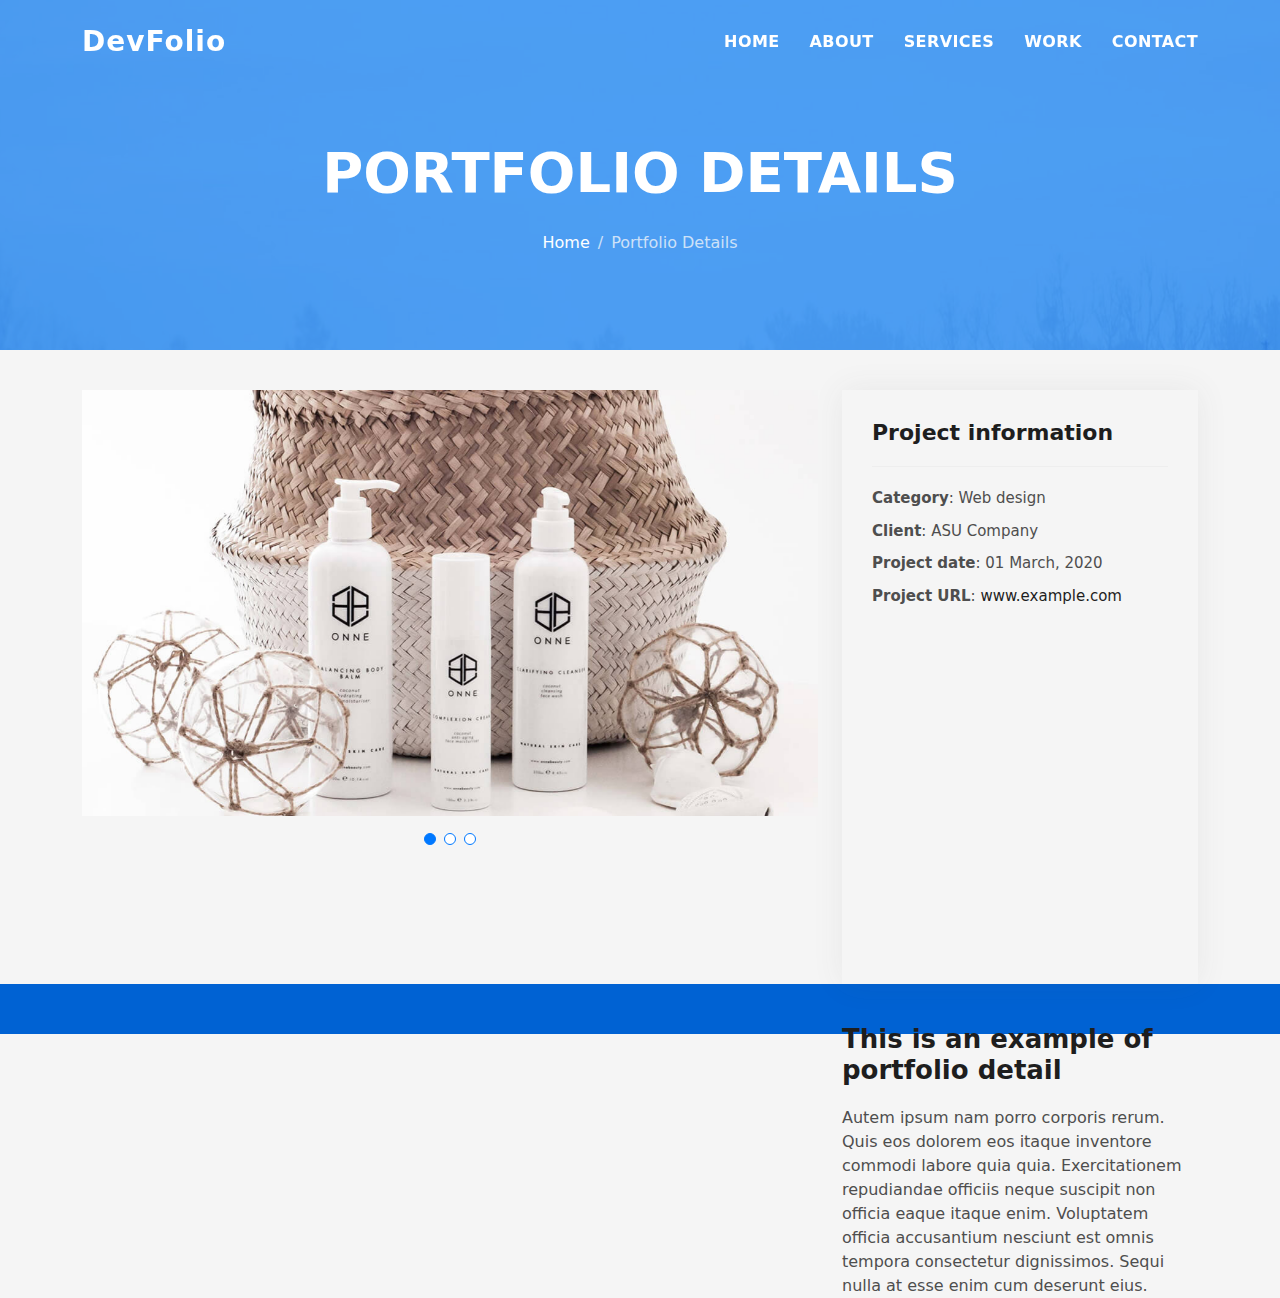
<file: portfolio-details.html>
<!DOCTYPE html>
<html lang="en">
  <head>
    <meta charset="utf-8" />
    <meta content="width=device-width, initial-scale=1.0" name="viewport" />

    <title>Riyadh Derbale</title>
    <meta content="" name="description" />
    <meta content="" name="keywords" />

    <!-- Favicons -->
    <link href="assets/img/favicon.png" rel="icon" />
    <link href="assets/img/apple-touch-icon.png" rel="apple-touch-icon" />

    <!-- Vendor CSS Files -->
    <link
      href="assets/vendor/bootstrap/css/bootstrap.min.css"
      rel="stylesheet"
    />
    <link
      href="assets/vendor/bootstrap-icons/bootstrap-icons.css"
      rel="stylesheet"
    />
    <link
      href="assets/vendor/glightbox/css/glightbox.min.css"
      rel="stylesheet"
    />
    <link href="assets/vendor/swiper/swiper-bundle.min.css" rel="stylesheet" />

    <!-- Template Main CSS File -->
    <link href="assets/css/style.css" rel="stylesheet" />

    <!-- =======================================================
  * Template Name: DevFolio
  * Template URL: https://bootstrapmade.com/devfolio-bootstrap-portfolio-html-template/
  * Updated: Mar 17 2024 with Bootstrap v5.3.3
  * Author: BootstrapMade.com
  * License: https://bootstrapmade.com/license/
  ======================================================== -->
  </head>

  <body>
    <!-- ======= Header ======= -->
    <header id="header" class="fixed-top">
      <div class="container d-flex align-items-center justify-content-between">
        <h1 class="logo"><a href="index.html">DevFolio</a></h1>
        <!-- Uncomment below if you prefer to use an image logo -->
        <!-- <a href="index.html" class="logo"><img src="assets/img/logo.png" alt="" class="img-fluid"></a>-->

        <nav id="navbar" class="navbar">
          <ul>
            <li><a class="nav-link scrollto" href="#hero">Home</a></li>
            <li><a class="nav-link scrollto" href="#about">About</a></li>
            <li><a class="nav-link scrollto" href="#services">Services</a></li>
            <li><a class="nav-link scrollto" href="#work">Work</a></li>
            <li><a class="nav-link scrollto" href="#contact">Contact</a></li>
          </ul>
          <i class="bi bi-list mobile-nav-toggle"></i>
        </nav>
        <!-- .navbar -->
      </div>
    </header>
    <!-- End Header -->

    <div
      class="hero hero-single route bg-image"
      style="background-image: url(assets/img/overlay-bg.jpg)"
    >
      <div class="overlay-mf"></div>
      <div class="hero-content display-table">
        <div class="table-cell">
          <div class="container">
            <h2 class="hero-title mb-4">Portfolio Details</h2>
            <ol class="breadcrumb d-flex justify-content-center">
              <li class="breadcrumb-item">
                <a href="#">Home</a>
              </li>
              <li class="breadcrumb-item active">Portfolio Details</li>
            </ol>
          </div>
        </div>
      </div>
    </div>

    <main id="main">
      <!-- ======= Portfolio Details Section ======= -->
      <section id="portfolio-details" class="portfolio-details">
        <div class="container">
          <div class="row gy-4">
            <div class="col-lg-8">
              <div class="portfolio-details-slider swiper">
                <div class="swiper-wrapper align-items-center">
                  <div class="swiper-slide">
                    <img src="assets/img/portfolio-details-1.jpg" alt="" />
                  </div>

                  <div class="swiper-slide">
                    <img src="assets/img/portfolio-details-2.jpg" alt="" />
                  </div>

                  <div class="swiper-slide">
                    <img src="assets/img/portfolio-details-3.jpg" alt="" />
                  </div>
                </div>
                <div class="swiper-pagination"></div>
              </div>
            </div>

            <div class="col-lg-4">
              <div class="portfolio-info">
                <h3>Project information</h3>
                <ul>
                  <li><strong>Category</strong>: Web design</li>
                  <li><strong>Client</strong>: ASU Company</li>
                  <li><strong>Project date</strong>: 01 March, 2020</li>
                  <li>
                    <strong>Project URL</strong>:
                    <a href="#">www.example.com</a>
                  </li>
                </ul>
              </div>
              <div class="portfolio-description">
                <h2>This is an example of portfolio detail</h2>
                <p>
                  Autem ipsum nam porro corporis rerum. Quis eos dolorem eos
                  itaque inventore commodi labore quia quia. Exercitationem
                  repudiandae officiis neque suscipit non officia eaque itaque
                  enim. Voluptatem officia accusantium nesciunt est omnis
                  tempora consectetur dignissimos. Sequi nulla at esse enim cum
                  deserunt eius.
                </p>
              </div>
            </div>
          </div>
        </div>
      </section>
      <!-- End Portfolio Details Section -->
    </main>
    <!-- End #main -->

    <!-- ======= Footer ======= -->
    <footer>
      <div class="container">
        <div class="row">
          <div class="col-sm-12">
            <div class="copyright-box"></div>
          </div>
        </div>
      </div>
    </footer>
    <!-- End  Footer -->

    <div id="preloader"></div>
    <a
      href="#"
      class="back-to-top d-flex align-items-center justify-content-center"
      ><i class="bi bi-arrow-up-short"></i
    ></a>

    <!-- Vendor JS Files -->
    <script src="assets/vendor/purecounter/purecounter_vanilla.js"></script>
    <script src="assets/vendor/bootstrap/js/bootstrap.bundle.min.js"></script>
    <script src="assets/vendor/glightbox/js/glightbox.min.js"></script>
    <script src="assets/vendor/swiper/swiper-bundle.min.js"></script>
    <script src="assets/vendor/typed.js/typed.umd.js"></script>
    <script src="assets/vendor/php-email-form/validate.js"></script>

    <!-- Template Main JS File -->
    <script src="assets/js/main.js"></script>
  </body>
</html>
</file>
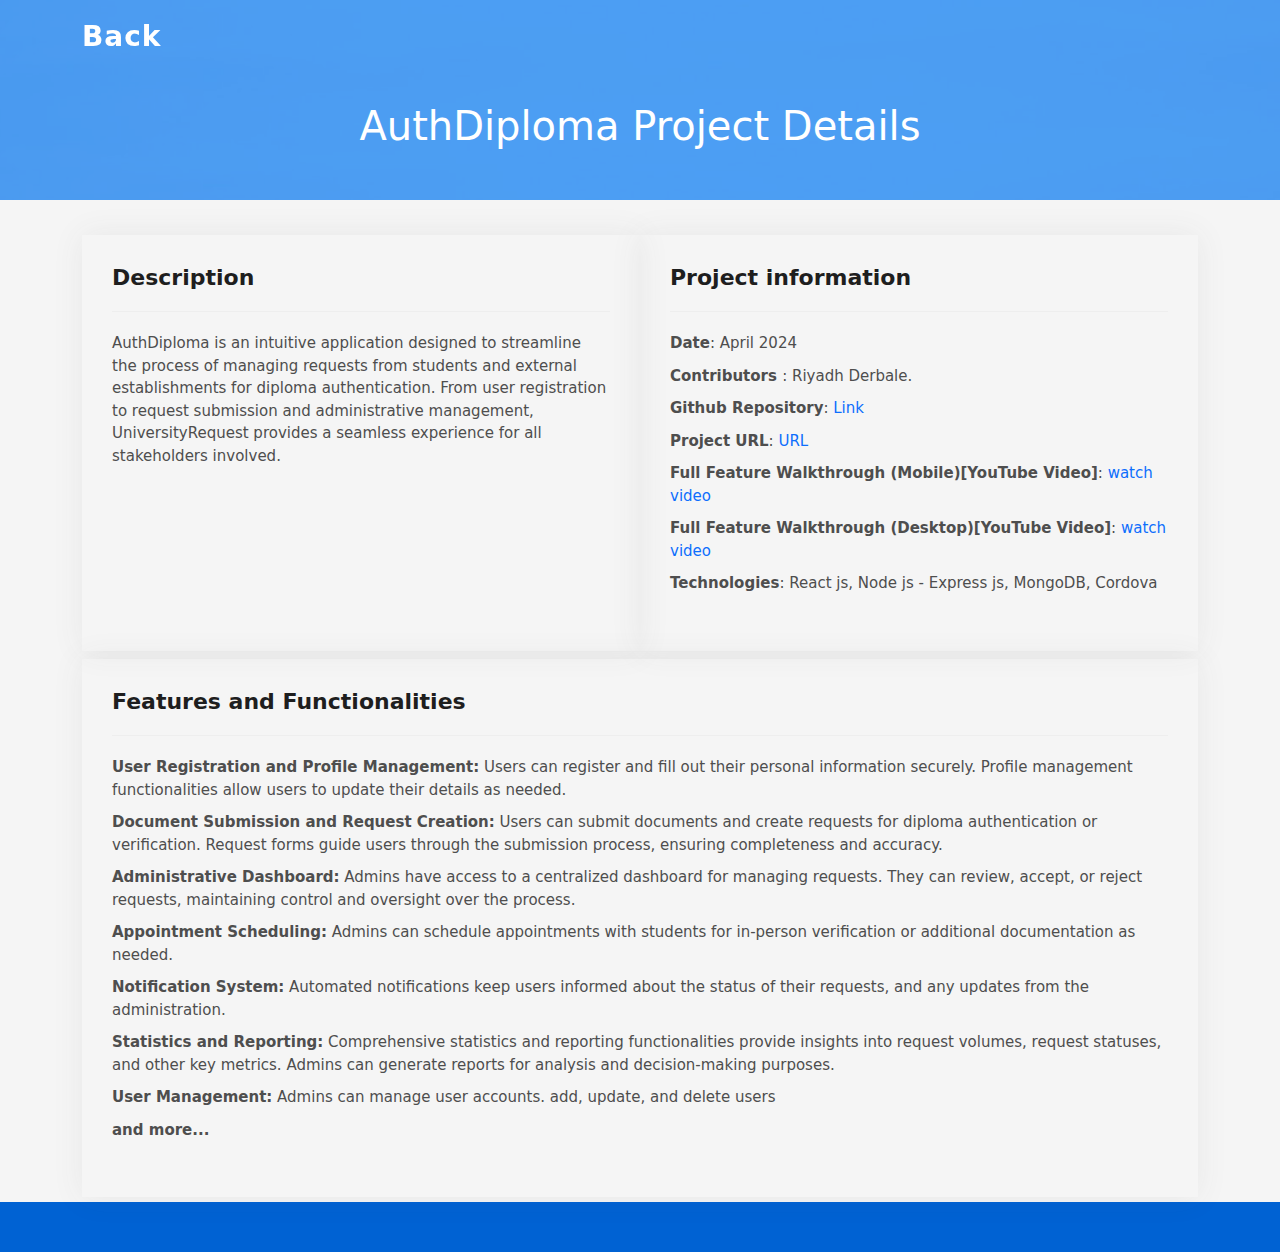
<file: projects/authdiploma.html>
<!DOCTYPE html>
<html lang="en">
  <head>
    <meta charset="utf-8" />
    <meta content="width=device-width, initial-scale=1.0" name="viewport" />

    <title>Riyadh Derbale</title>
    <meta content="" name="description" />
    <meta content="" name="keywords" />

    <!-- Favicons -->
    <link href="../assets/img/favicon.png" rel="icon" />
    <link href="../assets/img/apple-touch-icon.png" rel="apple-touch-icon" />

    <!-- Vendor CSS Files -->
    <link
      href="../assets/vendor/bootstrap/css/bootstrap.min.css"
      rel="stylesheet"
    />
    <link
      href="../assets/vendor/bootstrap-icons/bootstrap-icons.css"
      rel="stylesheet"
    />
    <link
      href="../assets/vendor/glightbox/css/glightbox.min.css"
      rel="stylesheet"
    />
    <link
      href="../assets/vendor/swiper/swiper-bundle.min.css"
      rel="stylesheet"
    />

    <!-- Template Main CSS File -->
    <link href="../assets/css/style.css" rel="stylesheet" />

    <!-- =======================================================
  * Template Name: DevFolio
  * Template URL: https://bootstrapmade.com/devfolio-bootstrap-portfolio-html-template/
  * Updated: Mar 17 2024 with Bootstrap v5.3.3
  * Author: BootstrapMade.com
  * License: https://bootstrapmade.com/license/
  ======================================================== -->

    <style></style>
  </head>

  <body>
    <!-- ======= Header ======= -->
    <header id="header" class="fixed-top">
      <div class="container d-flex align-items-center justify-content-between">
        <h1 class="logo"><a href="../index.html">Back</a></h1>
        <!-- Uncomment below if you prefer to use an image logo -->
        <!-- <a href="index.html" class="logo"><img src="../assets/img/logo.png" alt="" class="img-fluid"></a>-->

        <!-- <nav id="navbar" class="navbar">
          <ul>
            <li><a class="nav-link scrollto" href="#hero">Home</a></li>
            <li><a class="nav-link scrollto" href="#about">About</a></li>
            <li><a class="nav-link scrollto" href="#services">Services</a></li>
            <li><a class="nav-link scrollto" href="#work">Work</a></li>
            <li><a class="nav-link scrollto" href="#contact">Contact</a></li>
          </ul>
          <i class="bi bi-list mobile-nav-toggle"></i>
        </nav> -->
        <!-- .navbar -->
      </div>
    </header>
    <!-- End Header -->

    <div
      class="hero hero-single bg-image"
      style="
        background-image: url(../assets/img/overlay-bg.jpg);
        max-height: 200px;
      "
    >
      <div class="overlay-mf"></div>
      <div class="hero-content display-table">
        <div class="table-cell">
          <div class="container">
            <h1 class="text-white text-center">AuthDiploma Project Details</h1>
            <!-- <ol class="breadcrumb d-flex justify-content-center">
              <li class="breadcrumb-item">
                <a href="#">Home</a>
              </li>
              <li class="breadcrumb-item active">Portfolio Details</li>
            </ol> -->
          </div>
        </div>
      </div>
    </div>

    <main id="main">
      <!-- ======= Portfolio Details Section ======= -->
      <section id="portfolio-details" class="portfolio-details">
        <div class="container">
          <div class="row gy-2 align-items-stretch">
            <div
              class="col-12 d-flex justify-content-between align-items-center flex-column flex-lg-row"
            >
              <div class="portfolio-info">
                <h3>Description</h3>
                <ul>
                  <li>
                    <p>
                      AuthDiploma is an intuitive application designed to
                      streamline the process of managing requests from students
                      and external establishments for diploma authentication.
                      From user registration to request submission and
                      administrative management, UniversityRequest provides a
                      seamless experience for all stakeholders involved.
                    </p>
                  </li>
                </ul>
              </div>
              <div class="portfolio-info">
                <h3>Project information</h3>
                <ul>
                  <li><strong>Date</strong>: April 2024</li>
                  <li><strong>Contributors </strong>: Riyadh Derbale.</li>
                  <li>
                    <strong>Github Repository</strong>:
                    <a href="#" class="text-primary">Link</a>
                  </li>
                  <li>
                    <strong>Project URL</strong>:
                    <a href="#" class="text-primary">URL</a>
                  </li>
                  <li>
                    <strong
                      >Full Feature Walkthrough (Mobile)[YouTube Video]</strong
                    >:
                    <a href="#" class="text-primary">watch video </a>
                  </li>
                  <li>
                    <strong
                      >Full Feature Walkthrough (Desktop)[YouTube Video]</strong
                    >:
                    <a href="#" class="text-primary">watch video</a>
                  </li>
                  <li>
                    <strong>Technologies</strong>: React js, Node js - Express
                    js, MongoDB, Cordova
                  </li>
                </ul>
              </div>
            </div>
            <div
              class="col-12 d-flex justify-content-between align-items-center flex-column flex-lg-row"
            >
              <div class="portfolio-info">
                <h3>Features and Functionalities</h3>
                <ul>
                  <li>
                    <strong>User Registration and Profile Management:</strong>
                    Users can register and fill out their personal information
                    securely. Profile management functionalities allow users to
                    update their details as needed.
                  </li>
                  <li>
                    <strong>Document Submission and Request Creation:</strong>
                    Users can submit documents and create requests for diploma
                    authentication or verification. Request forms guide users
                    through the submission process, ensuring completeness and
                    accuracy.
                  </li>
                  <li>
                    <strong>Administrative Dashboard:</strong>
                    Admins have access to a centralized dashboard for managing
                    requests. They can review, accept, or reject requests,
                    maintaining control and oversight over the process.
                  </li>
                  <li>
                    <strong>Appointment Scheduling:</strong>
                    Admins can schedule appointments with students for in-person
                    verification or additional documentation as needed.
                  </li>
                  <li>
                    <strong>Notification System:</strong>
                    Automated notifications keep users informed about the status
                    of their requests, and any updates from the administration.
                  </li>
                  <li>
                    <strong>Statistics and Reporting:</strong>
                    Comprehensive statistics and reporting functionalities
                    provide insights into request volumes, request statuses, and
                    other key metrics. Admins can generate reports for analysis
                    and decision-making purposes.
                  </li>
                  <li>
                    <strong>User Management:</strong>
                    Admins can manage user accounts. add, update, and delete
                    users
                  </li>
                  <li><strong> and more...</strong></li>
                </ul>
              </div>
            </div>

            <!-- <div class="col-lg-12">
              <div class="bg-primary p-2 border-2 rounded-2">
                <h5 class="text-center text-white">Mobile version</h5>
              </div>
              <div style="padding-top: 1rem">
                <iframe
                  width="100%"
                  height="500"
                  src="https://www.youtube.com/embed/sANNUSZ0GIE?si=G-MVwXs51Gnf_n7x"
                  title="YouTube video player"
                  frameborder="0"
                  allow="accelerometer; autoplay; clipboard-write; encrypted-media; gyroscope; picture-in-picture; web-share"
                  allowfullscreen
                ></iframe>
              </div>
            </div>

            <div class="col-lg-12">
              <div class="bg-primary p-2 border-2 rounded-2">
                <h5 class="text-center text-white">Desktop version</h5>
              </div>
              <div style="padding-top: 1rem">
                <iframe
                  width="100%"
                  height="500"
                  src="https://www.youtube.com/embed/Pj70n1w2ayA?si=wnu_HRiOpgTNWgBQ"
                  title="YouTube video player"
                  frameborder="0"
                  allow="accelerometer; autoplay; clipboard-write; encrypted-media; gyroscope; picture-in-picture; web-share"
                  allowfullscreen
                ></iframe>
              </div>
            </div>

            <div class="col-lg-12">
              <div class="bg-primary p-2 border-2 rounded-2">
                <h5 class="text-center text-white">Screenshots</h5>
              </div>
              <br />
              <div class="portfolio-details-slider swiper">
                <div class="swiper-wrapper align-items-center">
                  <div class="swiper-slide">
                    <img src="../assets/img/portfolio-details-1.jpg" alt="" />
                  </div>
                  <div class="swiper-slide">
                    <img src="../assets/img/portfolio-details-2.jpg" alt="" />
                  </div>

                  <div class="swiper-slide">
                    <img src="../assets/img/portfolio-details-3.jpg" alt="" />
                  </div>
                </div>
                <div class="swiper-pagination"></div>
              </div>
            </div> -->
          </div>
        </div>
      </section>
      <!-- End Portfolio Details Section -->
    </main>
    <!-- End #main -->

    <!-- ======= Footer ======= -->
    <footer>
      <div class="container">
        <div class="row">
          <div class="col-sm-12">
            <div class="copyright-box"></div>
          </div>
        </div>
      </div>
    </footer>
    <!-- End  Footer -->

    <div id="preloader"></div>
    <a
      href="#"
      class="back-to-top d-flex align-items-center justify-content-center"
      ><i class="bi bi-arrow-up-short"></i
    ></a>

    <!-- Vendor JS Files -->
    <script src="../assets/vendor/purecounter/purecounter_vanilla.js"></script>
    <script src="../assets/vendor/bootstrap/js/bootstrap.bundle.min.js"></script>
    <script src="../assets/vendor/glightbox/js/glightbox.min.js"></script>
    <script src="../assets/vendor/swiper/swiper-bundle.min.js"></script>
    <script src="../assets/vendor/typed.js/typed.umd.js"></script>
    <script src="../assets/vendor/php-email-form/validate.js"></script>

    <!-- Template Main JS File -->
    <script src="../assets/js/main.js"></script>
  </body>
</html>
</file>
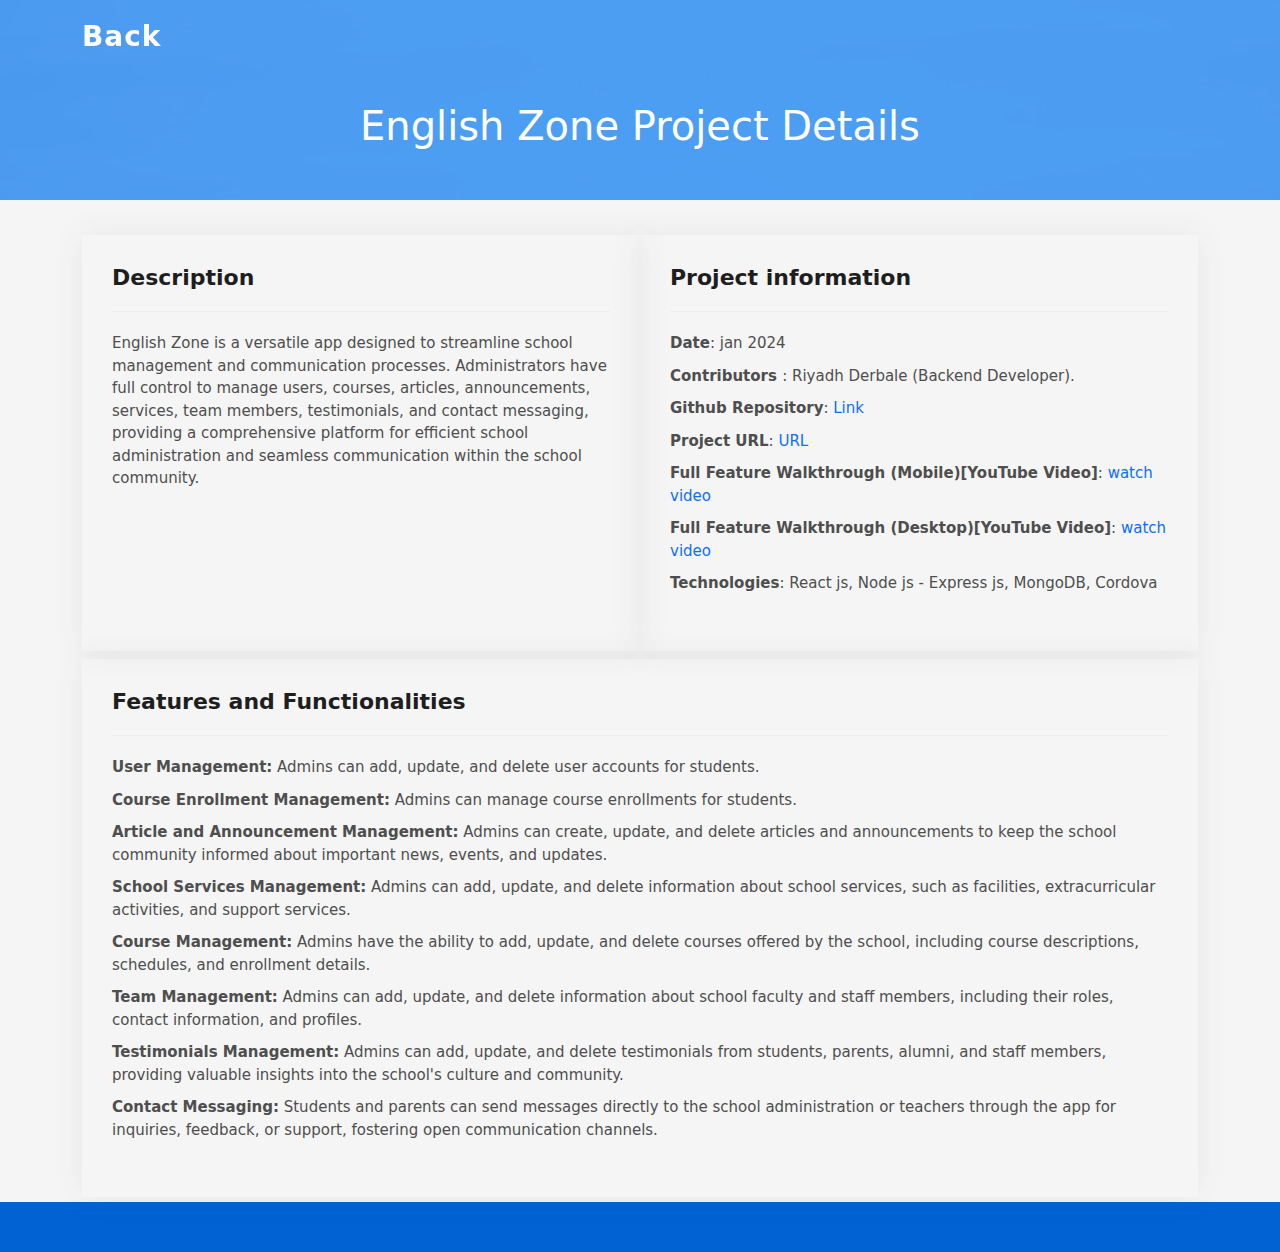
<file: projects/english_zone.html>
<!DOCTYPE html>
<html lang="en">
  <head>
    <meta charset="utf-8" />
    <meta content="width=device-width, initial-scale=1.0" name="viewport" />

    <title>Riyadh Derbale</title>
    <meta content="" name="description" />
    <meta content="" name="keywords" />

    <!-- Favicons -->
    <link href="../assets/img/favicon.png" rel="icon" />
    <link href="../assets/img/apple-touch-icon.png" rel="apple-touch-icon" />

    <!-- Vendor CSS Files -->
    <link
      href="../assets/vendor/bootstrap/css/bootstrap.min.css"
      rel="stylesheet"
    />
    <link
      href="../assets/vendor/bootstrap-icons/bootstrap-icons.css"
      rel="stylesheet"
    />
    <link
      href="../assets/vendor/glightbox/css/glightbox.min.css"
      rel="stylesheet"
    />
    <link
      href="../assets/vendor/swiper/swiper-bundle.min.css"
      rel="stylesheet"
    />

    <!-- Template Main CSS File -->
    <link href="../assets/css/style.css" rel="stylesheet" />

    <!-- =======================================================
  * Template Name: DevFolio
  * Template URL: https://bootstrapmade.com/devfolio-bootstrap-portfolio-html-template/
  * Updated: Mar 17 2024 with Bootstrap v5.3.3
  * Author: BootstrapMade.com
  * License: https://bootstrapmade.com/license/
  ======================================================== -->

    <style></style>
  </head>

  <body>
    <!-- ======= Header ======= -->
    <header id="header" class="fixed-top">
      <div class="container d-flex align-items-center justify-content-between">
        <h1 class="logo"><a href="../index.html">Back</a></h1>
        <!-- Uncomment below if you prefer to use an image logo -->
        <!-- <a href="index.html" class="logo"><img src="../assets/img/logo.png" alt="" class="img-fluid"></a>-->

        <!-- <nav id="navbar" class="navbar">
          <ul>
            <li><a class="nav-link scrollto" href="#hero">Home</a></li>
            <li><a class="nav-link scrollto" href="#about">About</a></li>
            <li><a class="nav-link scrollto" href="#services">Services</a></li>
            <li><a class="nav-link scrollto" href="#work">Work</a></li>
            <li><a class="nav-link scrollto" href="#contact">Contact</a></li>
          </ul>
          <i class="bi bi-list mobile-nav-toggle"></i>
        </nav> -->
        <!-- .navbar -->
      </div>
    </header>
    <!-- End Header -->

    <div
      class="hero hero-single bg-image"
      style="
        background-image: url(../assets/img/overlay-bg.jpg);
        max-height: 200px;
      "
    >
      <div class="overlay-mf"></div>
      <div class="hero-content display-table">
        <div class="table-cell">
          <div class="container">
            <h1 class="text-white text-center">English Zone Project Details</h1>
            <!-- <ol class="breadcrumb d-flex justify-content-center">
              <li class="breadcrumb-item">
                <a href="#">Home</a>
              </li>
              <li class="breadcrumb-item active">Portfolio Details</li>
            </ol> -->
          </div>
        </div>
      </div>
    </div>

    <main id="main">
      <!-- ======= Portfolio Details Section ======= -->
      <section id="portfolio-details" class="portfolio-details">
        <div class="container">
          <div class="row gy-2 align-items-stretch">
            <div
              class="col-12 d-flex justify-content-between align-items-center flex-column flex-lg-row"
            >
              <div class="portfolio-info">
                <h3>Description</h3>
                <ul>
                  <li>
                    <p>
                      English Zone is a versatile app designed to streamline
                      school management and communication processes.
                      Administrators have full control to manage users, courses,
                      articles, announcements, services, team members,
                      testimonials, and contact messaging, providing a
                      comprehensive platform for efficient school administration
                      and seamless communication within the school community.
                    </p>
                  </li>
                </ul>
              </div>
              <div class="portfolio-info">
                <h3>Project information</h3>
                <ul>
                  <li><strong>Date</strong>: jan 2024</li>
                  <li>
                    <strong>Contributors </strong>: Riyadh Derbale (Backend
                    Developer).
                  </li>
                  <li>
                    <strong>Github Repository</strong>:
                    <a href="#" class="text-primary">Link</a>
                  </li>
                  <li>
                    <strong>Project URL</strong>:
                    <a href="#" class="text-primary">URL</a>
                  </li>
                  <li>
                    <strong
                      >Full Feature Walkthrough (Mobile)[YouTube Video]</strong
                    >:
                    <a href="#" class="text-primary">watch video </a>
                  </li>
                  <li>
                    <strong
                      >Full Feature Walkthrough (Desktop)[YouTube Video]</strong
                    >:
                    <a href="#" class="text-primary">watch video</a>
                  </li>
                  <li>
                    <strong>Technologies</strong>: React js, Node js - Express
                    js, MongoDB, Cordova
                  </li>
                </ul>
              </div>
            </div>
            <div
              class="col-12 d-flex justify-content-between align-items-center flex-column flex-lg-row"
            >
              <div class="portfolio-info">
                <h3>Features and Functionalities</h3>
                <ul>
                  <li>
                    <strong>User Management:</strong>
                    Admins can add, update, and delete user accounts for
                    students.
                  </li>
                  <li>
                    <strong>Course Enrollment Management:</strong>
                    Admins can manage course enrollments for students.
                  </li>
                  <li>
                    <strong>Article and Announcement Management:</strong>
                    Admins can create, update, and delete articles and
                    announcements to keep the school community informed about
                    important news, events, and updates.
                  </li>
                  <li>
                    <strong>School Services Management:</strong>
                    Admins can add, update, and delete information about school
                    services, such as facilities, extracurricular activities,
                    and support services.
                  </li>
                  <li>
                    <strong>Course Management:</strong>
                    Admins have the ability to add, update, and delete courses
                    offered by the school, including course descriptions,
                    schedules, and enrollment details.
                  </li>
                  <li>
                    <strong>Team Management:</strong>
                    Admins can add, update, and delete information about school
                    faculty and staff members, including their roles, contact
                    information, and profiles.
                  </li>
                  <li>
                    <strong>Testimonials Management:</strong>
                    Admins can add, update, and delete testimonials from
                    students, parents, alumni, and staff members, providing
                    valuable insights into the school's culture and community.
                  </li>
                  <li>
                    <strong>Contact Messaging:</strong>
                    Students and parents can send messages directly to the
                    school administration or teachers through the app for
                    inquiries, feedback, or support, fostering open
                    communication channels.
                  </li>
                </ul>
              </div>
            </div>

            <!-- <div class="col-lg-12">
              <div class="bg-primary p-2 border-2 rounded-2">
                <h5 class="text-center text-white">Mobile version</h5>
              </div>
              <div style="padding-top: 1rem">
                <iframe
                  width="100%"
                  height="500"
                  src="https://www.youtube.com/embed/sANNUSZ0GIE?si=G-MVwXs51Gnf_n7x"
                  title="YouTube video player"
                  frameborder="0"
                  allow="accelerometer; autoplay; clipboard-write; encrypted-media; gyroscope; picture-in-picture; web-share"
                  allowfullscreen
                ></iframe>
              </div>
            </div>

            <div class="col-lg-12">
              <div class="bg-primary p-2 border-2 rounded-2">
                <h5 class="text-center text-white">Desktop version</h5>
              </div>
              <div style="padding-top: 1rem">
                <iframe
                  width="100%"
                  height="500"
                  src="https://www.youtube.com/embed/Pj70n1w2ayA?si=wnu_HRiOpgTNWgBQ"
                  title="YouTube video player"
                  frameborder="0"
                  allow="accelerometer; autoplay; clipboard-write; encrypted-media; gyroscope; picture-in-picture; web-share"
                  allowfullscreen
                ></iframe>
              </div>
            </div>

            <div class="col-lg-12">
              <div class="bg-primary p-2 border-2 rounded-2">
                <h5 class="text-center text-white">Screenshots</h5>
              </div>
              <br />
              <div class="portfolio-details-slider swiper">
                <div class="swiper-wrapper align-items-center">
                  <div class="swiper-slide">
                    <img src="../assets/img/portfolio-details-1.jpg" alt="" />
                  </div>
                  <div class="swiper-slide">
                    <img src="../assets/img/portfolio-details-2.jpg" alt="" />
                  </div>

                  <div class="swiper-slide">
                    <img src="../assets/img/portfolio-details-3.jpg" alt="" />
                  </div>
                </div>
                <div class="swiper-pagination"></div>
              </div>
            </div> -->
          </div>
        </div>
      </section>
      <!-- End Portfolio Details Section -->
    </main>
    <!-- End #main -->

    <!-- ======= Footer ======= -->
    <footer>
      <div class="container">
        <div class="row">
          <div class="col-sm-12">
            <div class="copyright-box"></div>
          </div>
        </div>
      </div>
    </footer>
    <!-- End  Footer -->

    <div id="preloader"></div>
    <a
      href="#"
      class="back-to-top d-flex align-items-center justify-content-center"
      ><i class="bi bi-arrow-up-short"></i
    ></a>

    <!-- Vendor JS Files -->
    <script src="../assets/vendor/purecounter/purecounter_vanilla.js"></script>
    <script src="../assets/vendor/bootstrap/js/bootstrap.bundle.min.js"></script>
    <script src="../assets/vendor/glightbox/js/glightbox.min.js"></script>
    <script src="../assets/vendor/swiper/swiper-bundle.min.js"></script>
    <script src="../assets/vendor/typed.js/typed.umd.js"></script>
    <script src="../assets/vendor/php-email-form/validate.js"></script>

    <!-- Template Main JS File -->
    <script src="../assets/js/main.js"></script>
  </body>
</html>
</file>
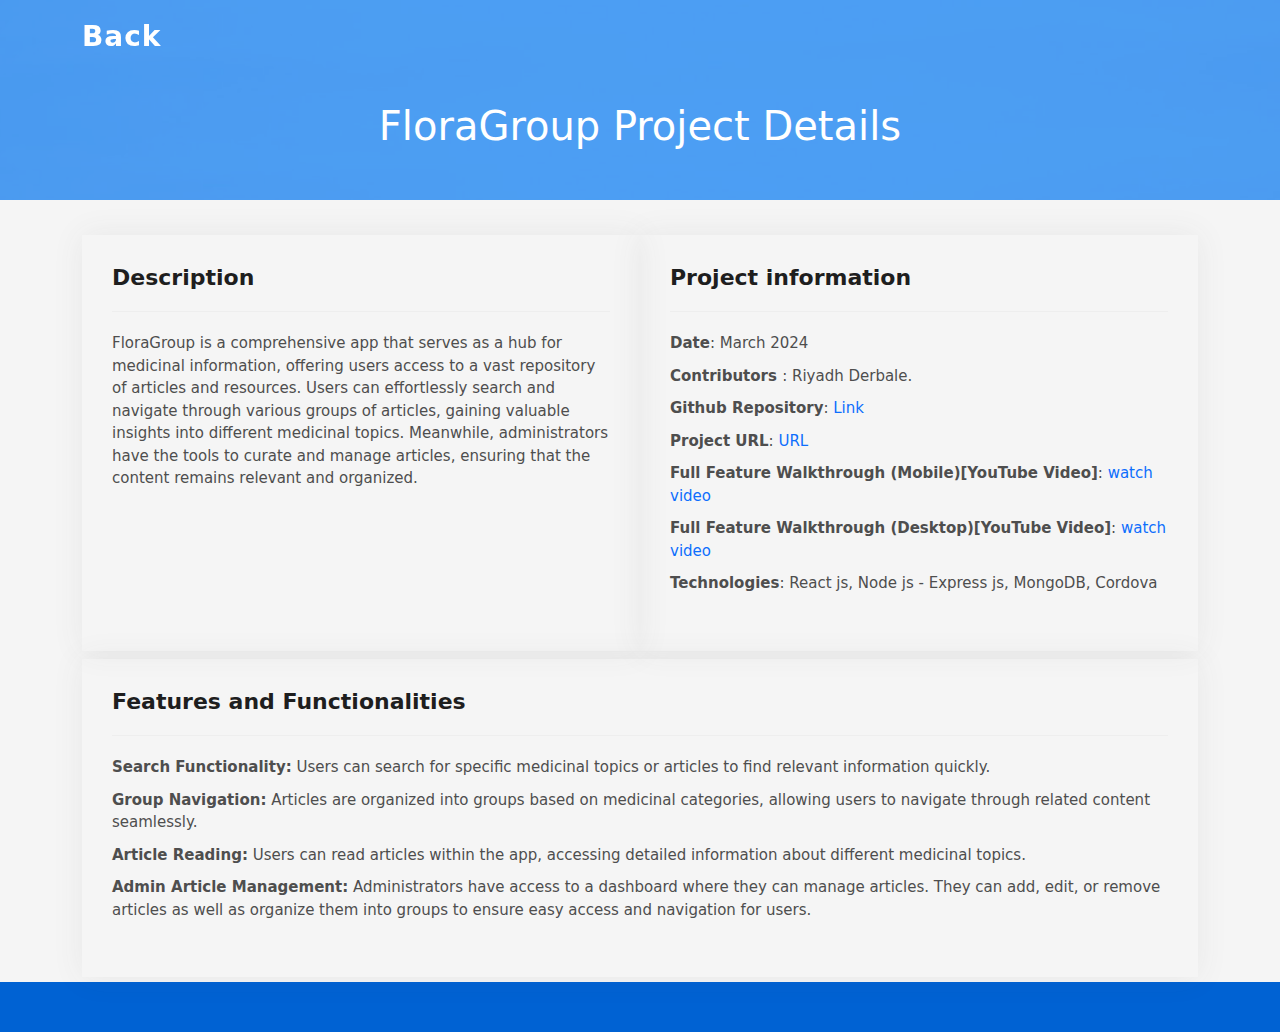
<file: projects/floragroup.html>
<!DOCTYPE html>
<html lang="en">
  <head>
    <meta charset="utf-8" />
    <meta content="width=device-width, initial-scale=1.0" name="viewport" />

    <title>Riyadh Derbale</title>
    <meta content="" name="description" />
    <meta content="" name="keywords" />

    <!-- Favicons -->
    <link href="../assets/img/favicon.png" rel="icon" />
    <link href="../assets/img/apple-touch-icon.png" rel="apple-touch-icon" />

    <!-- Vendor CSS Files -->
    <link
      href="../assets/vendor/bootstrap/css/bootstrap.min.css"
      rel="stylesheet"
    />
    <link
      href="../assets/vendor/bootstrap-icons/bootstrap-icons.css"
      rel="stylesheet"
    />
    <link
      href="../assets/vendor/glightbox/css/glightbox.min.css"
      rel="stylesheet"
    />
    <link
      href="../assets/vendor/swiper/swiper-bundle.min.css"
      rel="stylesheet"
    />

    <!-- Template Main CSS File -->
    <link href="../assets/css/style.css" rel="stylesheet" />

    <!-- =======================================================
  * Template Name: DevFolio
  * Template URL: https://bootstrapmade.com/devfolio-bootstrap-portfolio-html-template/
  * Updated: Mar 17 2024 with Bootstrap v5.3.3
  * Author: BootstrapMade.com
  * License: https://bootstrapmade.com/license/
  ======================================================== -->

    <style></style>
  </head>

  <body>
    <!-- ======= Header ======= -->
    <header id="header" class="fixed-top">
      <div class="container d-flex align-items-center justify-content-between">
        <h1 class="logo"><a href="../index.html">Back</a></h1>
        <!-- Uncomment below if you prefer to use an image logo -->
        <!-- <a href="index.html" class="logo"><img src="../assets/img/logo.png" alt="" class="img-fluid"></a>-->

        <!-- <nav id="navbar" class="navbar">
          <ul>
            <li><a class="nav-link scrollto" href="#hero">Home</a></li>
            <li><a class="nav-link scrollto" href="#about">About</a></li>
            <li><a class="nav-link scrollto" href="#services">Services</a></li>
            <li><a class="nav-link scrollto" href="#work">Work</a></li>
            <li><a class="nav-link scrollto" href="#contact">Contact</a></li>
          </ul>
          <i class="bi bi-list mobile-nav-toggle"></i>
        </nav> -->
        <!-- .navbar -->
      </div>
    </header>
    <!-- End Header -->

    <div
      class="hero hero-single bg-image"
      style="
        background-image: url(../assets/img/overlay-bg.jpg);
        max-height: 200px;
      "
    >
      <div class="overlay-mf"></div>
      <div class="hero-content display-table">
        <div class="table-cell">
          <div class="container">
            <h1 class="text-white text-center">FloraGroup Project Details</h1>
            <!-- <ol class="breadcrumb d-flex justify-content-center">
              <li class="breadcrumb-item">
                <a href="#">Home</a>
              </li>
              <li class="breadcrumb-item active">Portfolio Details</li>
            </ol> -->
          </div>
        </div>
      </div>
    </div>

    <main id="main">
      <!-- ======= Portfolio Details Section ======= -->
      <section id="portfolio-details" class="portfolio-details">
        <div class="container">
          <div class="row gy-2 align-items-stretch">
            <div
              class="col-12 d-flex justify-content-between align-items-center flex-column flex-lg-row"
            >
              <div class="portfolio-info">
                <h3>Description</h3>
                <ul>
                  <li>
                    <p>
                      FloraGroup is a comprehensive app that serves as a hub for
                      medicinal information, offering users access to a vast
                      repository of articles and resources. Users can
                      effortlessly search and navigate through various groups of
                      articles, gaining valuable insights into different
                      medicinal topics. Meanwhile, administrators have the tools
                      to curate and manage articles, ensuring that the content
                      remains relevant and organized.
                    </p>
                  </li>
                </ul>
              </div>
              <div class="portfolio-info">
                <h3>Project information</h3>
                <ul>
                  <li><strong>Date</strong>: March 2024</li>
                  <li><strong>Contributors </strong>: Riyadh Derbale.</li>
                  <li>
                    <strong>Github Repository</strong>:
                    <a href="#" class="text-primary">Link</a>
                  </li>
                  <li>
                    <strong>Project URL</strong>:
                    <a href="#" class="text-primary">URL</a>
                  </li>
                  <li>
                    <strong
                      >Full Feature Walkthrough (Mobile)[YouTube Video]</strong
                    >:
                    <a href="#" class="text-primary">watch video </a>
                  </li>
                  <li>
                    <strong
                      >Full Feature Walkthrough (Desktop)[YouTube Video]</strong
                    >:
                    <a href="#" class="text-primary">watch video</a>
                  </li>
                  <li>
                    <strong>Technologies</strong>: React js, Node js - Express
                    js, MongoDB, Cordova
                  </li>
                </ul>
              </div>
            </div>
            <div
              class="col-12 d-flex justify-content-between align-items-center flex-column flex-lg-row"
            >
              <div class="portfolio-info">
                <h3>Features and Functionalities</h3>
                <ul>
                  <li>
                    <strong>Search Functionality:</strong>
                    Users can search for specific medicinal topics or articles
                    to find relevant information quickly.
                  </li>
                  <li>
                    <strong>Group Navigation:</strong>
                    Articles are organized into groups based on medicinal
                    categories, allowing users to navigate through related
                    content seamlessly.
                  </li>
                  <li>
                    <strong>Article Reading:</strong>
                    Users can read articles within the app, accessing detailed
                    information about different medicinal topics.
                  </li>
                  <li>
                    <strong>Admin Article Management:</strong>
                    Administrators have access to a dashboard where they can
                    manage articles. They can add, edit, or remove articles as
                    well as organize them into groups to ensure easy access and
                    navigation for users.
                  </li>
                </ul>
              </div>
            </div>

            <!-- <div class="col-lg-12">
              <div class="bg-primary p-2 border-2 rounded-2">
                <h5 class="text-center text-white">Mobile version</h5>
              </div>
              <div style="padding-top: 1rem">
                <iframe
                  width="100%"
                  height="500"
                  src="https://www.youtube.com/embed/sANNUSZ0GIE?si=G-MVwXs51Gnf_n7x"
                  title="YouTube video player"
                  frameborder="0"
                  allow="accelerometer; autoplay; clipboard-write; encrypted-media; gyroscope; picture-in-picture; web-share"
                  allowfullscreen
                ></iframe>
              </div>
            </div>

            <div class="col-lg-12">
              <div class="bg-primary p-2 border-2 rounded-2">
                <h5 class="text-center text-white">Desktop version</h5>
              </div>
              <div style="padding-top: 1rem">
                <iframe
                  width="100%"
                  height="500"
                  src="https://www.youtube.com/embed/Pj70n1w2ayA?si=wnu_HRiOpgTNWgBQ"
                  title="YouTube video player"
                  frameborder="0"
                  allow="accelerometer; autoplay; clipboard-write; encrypted-media; gyroscope; picture-in-picture; web-share"
                  allowfullscreen
                ></iframe>
              </div>
            </div>

            <div class="col-lg-12">
              <div class="bg-primary p-2 border-2 rounded-2">
                <h5 class="text-center text-white">Screenshots</h5>
              </div>
              <br />
              <div class="portfolio-details-slider swiper">
                <div class="swiper-wrapper align-items-center">
                  <div class="swiper-slide">
                    <img src="../assets/img/portfolio-details-1.jpg" alt="" />
                  </div>
                  <div class="swiper-slide">
                    <img src="../assets/img/portfolio-details-2.jpg" alt="" />
                  </div>

                  <div class="swiper-slide">
                    <img src="../assets/img/portfolio-details-3.jpg" alt="" />
                  </div>
                </div>
                <div class="swiper-pagination"></div>
              </div>
            </div> -->
          </div>
        </div>
      </section>
      <!-- End Portfolio Details Section -->
    </main>
    <!-- End #main -->

    <!-- ======= Footer ======= -->
    <footer>
      <div class="container">
        <div class="row">
          <div class="col-sm-12">
            <div class="copyright-box"></div>
          </div>
        </div>
      </div>
    </footer>
    <!-- End  Footer -->

    <div id="preloader"></div>
    <a
      href="#"
      class="back-to-top d-flex align-items-center justify-content-center"
      ><i class="bi bi-arrow-up-short"></i
    ></a>

    <!-- Vendor JS Files -->
    <script src="../assets/vendor/purecounter/purecounter_vanilla.js"></script>
    <script src="../assets/vendor/bootstrap/js/bootstrap.bundle.min.js"></script>
    <script src="../assets/vendor/glightbox/js/glightbox.min.js"></script>
    <script src="../assets/vendor/swiper/swiper-bundle.min.js"></script>
    <script src="../assets/vendor/typed.js/typed.umd.js"></script>
    <script src="../assets/vendor/php-email-form/validate.js"></script>

    <!-- Template Main JS File -->
    <script src="../assets/js/main.js"></script>
  </body>
</html>
</file>
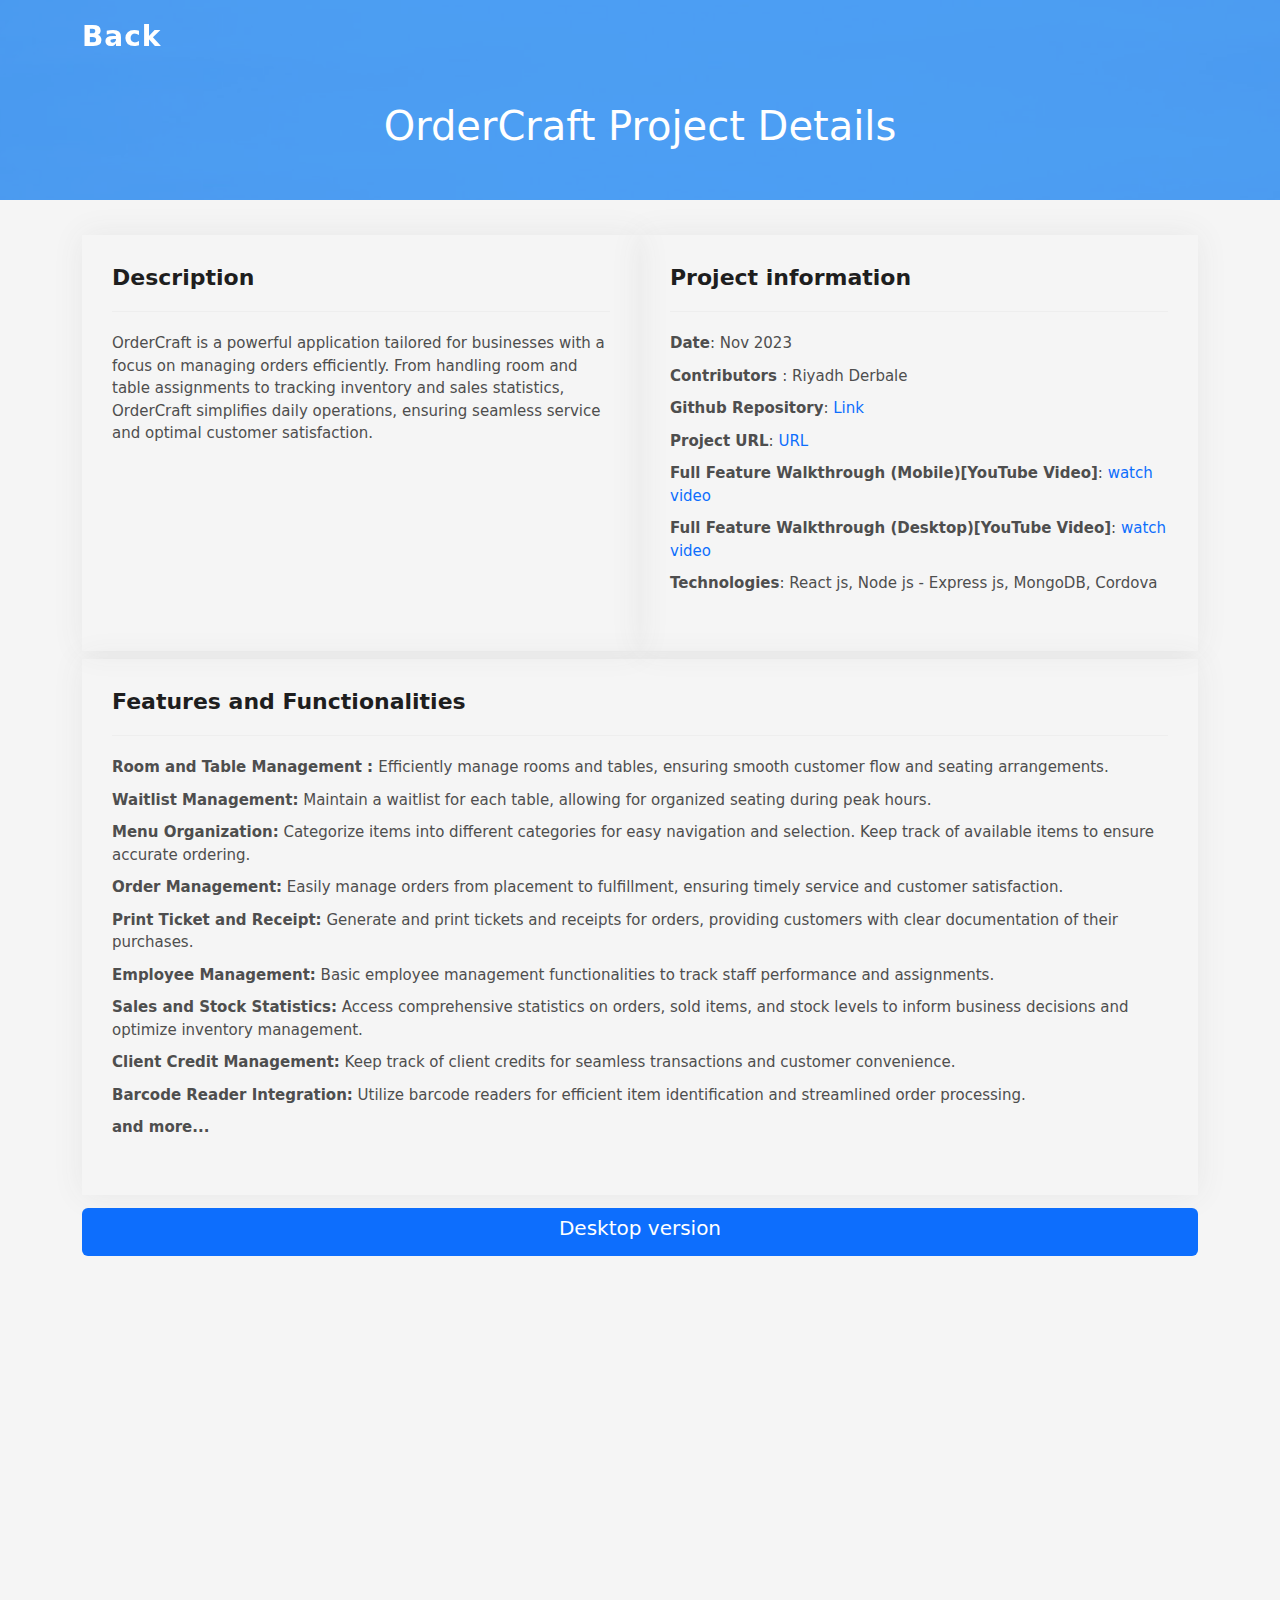
<file: projects/ordercraft.html>
<!DOCTYPE html>
<html lang="en">
  <head>
    <meta charset="utf-8" />
    <meta content="width=device-width, initial-scale=1.0" name="viewport" />

    <title>Riyadh Derbale</title>
    <meta content="" name="description" />
    <meta content="" name="keywords" />

    <!-- Favicons -->
    <link href="../assets/img/favicon.png" rel="icon" />
    <link href="../assets/img/apple-touch-icon.png" rel="apple-touch-icon" />

    <!-- Vendor CSS Files -->
    <link
      href="../assets/vendor/bootstrap/css/bootstrap.min.css"
      rel="stylesheet"
    />
    <link
      href="../assets/vendor/bootstrap-icons/bootstrap-icons.css"
      rel="stylesheet"
    />
    <link
      href="../assets/vendor/glightbox/css/glightbox.min.css"
      rel="stylesheet"
    />
    <link
      href="../assets/vendor/swiper/swiper-bundle.min.css"
      rel="stylesheet"
    />

    <!-- Template Main CSS File -->
    <link href="../assets/css/style.css" rel="stylesheet" />

    <!-- =======================================================
  * Template Name: DevFolio
  * Template URL: https://bootstrapmade.com/devfolio-bootstrap-portfolio-html-template/
  * Updated: Mar 17 2024 with Bootstrap v5.3.3
  * Author: BootstrapMade.com
  * License: https://bootstrapmade.com/license/
  ======================================================== -->

    <style></style>
  </head>

  <body>
    <!-- ======= Header ======= -->
    <header id="header" class="fixed-top">
      <div class="container d-flex align-items-center justify-content-between">
        <h1 class="logo"><a href="../index.html">Back</a></h1>
        <!-- Uncomment below if you prefer to use an image logo -->
        <!-- <a href="index.html" class="logo"><img src="../assets/img/logo.png" alt="" class="img-fluid"></a>-->

        <!-- <nav id="navbar" class="navbar">
          <ul>
            <li><a class="nav-link scrollto" href="#hero">Home</a></li>
            <li><a class="nav-link scrollto" href="#about">About</a></li>
            <li><a class="nav-link scrollto" href="#services">Services</a></li>
            <li><a class="nav-link scrollto" href="#work">Work</a></li>
            <li><a class="nav-link scrollto" href="#contact">Contact</a></li>
          </ul>
          <i class="bi bi-list mobile-nav-toggle"></i>
        </nav> -->
        <!-- .navbar -->
      </div>
    </header>
    <!-- End Header -->

    <div
      class="hero hero-single bg-image"
      style="
        background-image: url(../assets/img/overlay-bg.jpg);
        max-height: 200px;
      "
    >
      <div class="overlay-mf"></div>
      <div class="hero-content display-table">
        <div class="table-cell">
          <div class="container">
            <h1 class="text-white text-center">OrderCraft Project Details</h1>
            <!-- <ol class="breadcrumb d-flex justify-content-center">
              <li class="breadcrumb-item">
                <a href="#">Home</a>
              </li>
              <li class="breadcrumb-item active">Portfolio Details</li>
            </ol> -->
          </div>
        </div>
      </div>
    </div>

    <main id="main">
      <!-- ======= Portfolio Details Section ======= -->
      <section id="portfolio-details" class="portfolio-details">
        <div class="container">
          <div class="row gy-2 align-items-stretch">
            <div
              class="col-12 d-flex justify-content-between align-items-center flex-column flex-lg-row"
            >
              <div class="portfolio-info">
                <h3>Description</h3>
                <ul>
                  <li>
                    <p>
                      OrderCraft is a powerful application tailored for
                      businesses with a focus on managing orders efficiently.
                      From handling room and table assignments to tracking
                      inventory and sales statistics, OrderCraft simplifies
                      daily operations, ensuring seamless service and optimal
                      customer satisfaction.
                    </p>
                  </li>
                </ul>
              </div>
              <div class="portfolio-info">
                <h3>Project information</h3>
                <ul>
                  <li><strong>Date</strong>: Nov 2023</li>
                  <li><strong>Contributors </strong>: Riyadh Derbale</li>
                  <li>
                    <strong>Github Repository</strong>:
                    <a href="#" class="text-primary">Link</a>
                  </li>
                  <li>
                    <strong>Project URL</strong>:
                    <a href="#" class="text-primary">URL</a>
                  </li>
                  <li>
                    <strong
                      >Full Feature Walkthrough (Mobile)[YouTube Video]</strong
                    >:
                    <a href="#" class="text-primary">watch video </a>
                  </li>
                  <li>
                    <strong
                      >Full Feature Walkthrough (Desktop)[YouTube Video]</strong
                    >:
                    <a href="#" class="text-primary">watch video</a>
                  </li>
                  <li>
                    <strong>Technologies</strong>: React js, Node js - Express
                    js, MongoDB, Cordova
                  </li>
                </ul>
              </div>
            </div>
            <div
              class="col-12 d-flex justify-content-between align-items-center flex-column flex-lg-row"
            >
              <div class="portfolio-info">
                <h3>Features and Functionalities</h3>
                <ul>
                  <li>
                    <strong>Room and Table Management : </strong>

                    Efficiently manage rooms and tables, ensuring smooth
                    customer flow and seating arrangements.
                  </li>
                  <li>
                    <strong>Waitlist Management:</strong>
                    Maintain a waitlist for each table, allowing for organized
                    seating during peak hours.
                  </li>
                  <li>
                    <strong>Menu Organization:</strong>
                    Categorize items into different categories for easy
                    navigation and selection. Keep track of available items to
                    ensure accurate ordering.
                  </li>
                  <li>
                    <strong>Order Management:</strong>
                    Easily manage orders from placement to fulfillment, ensuring
                    timely service and customer satisfaction.
                  </li>
                  <li>
                    <strong>Print Ticket and Receipt:</strong>
                    Generate and print tickets and receipts for orders,
                    providing customers with clear documentation of their
                    purchases.
                  </li>
                  <li>
                    <strong>Employee Management:</strong>
                    Basic employee management functionalities to track staff
                    performance and assignments.
                  </li>
                  <li>
                    <strong>Sales and Stock Statistics:</strong>
                    Access comprehensive statistics on orders, sold items, and
                    stock levels to inform business decisions and optimize
                    inventory management.
                  </li>
                  <li>
                    <strong>Client Credit Management:</strong>
                    Keep track of client credits for seamless transactions and
                    customer convenience.
                  </li>
                  <li>
                    <strong>Barcode Reader Integration:</strong>
                    Utilize barcode readers for efficient item identification
                    and streamlined order processing.
                  </li>
                  <li><strong> and more...</strong></li>
                </ul>
              </div>
            </div>

            <!-- <div class="col-lg-12">
              <div class="bg-primary p-2 border-2 rounded-2">
                <h5 class="text-center text-white">Mobile version</h5>
              </div>
              <div style="padding-top: 1rem">
                <iframe
                  width="100%"
                  height="500"
                  src="https://www.youtube.com/embed/RDgta1MCkE8?si=Ct_IKLnK6UEv5FSl"
                  title="YouTube video player"
                  frameborder="0"
                  allow="accelerometer; autoplay; clipboard-write; encrypted-media; gyroscope; picture-in-picture; web-share"
                  allowfullscreen
                ></iframe>
              </div>
            </div> -->

            <div class="col-lg-12">
              <div class="bg-primary p-2 border-2 rounded-2">
                <h5 class="text-center text-white">Desktop version</h5>
              </div>
              <div style="padding-top: 1rem">
                <iframe
                  width="100%"
                  height="500"
                  src="https://www.youtube.com/embed/SJML26NBFxs?si=Yl8PI351SHTQPCRI"
                  title="YouTube video player"
                  frameborder="0"
                  allow="accelerometer; autoplay; clipboard-write; encrypted-media; gyroscope; picture-in-picture; web-share"
                  allowfullscreen
                ></iframe>
              </div>
            </div>
            <br />
            <!-- <div class="col-lg-12">
              <div class="bg-primary p-2 border-2 rounded-2">
                <h5 class="text-center text-white">Screenshots</h5>
              </div>
              <br />
              <div class="portfolio-details-slider swiper">
                <div class="swiper-wrapper align-items-center">
                  <div class="swiper-slide">
                    <img src="../assets/img/portfolio-details-1.jpg" alt="" />
                  </div>
                  <div class="swiper-slide">
                    <img src="../assets/img/portfolio-details-2.jpg" alt="" />
                  </div>

                  <div class="swiper-slide">
                    <img src="../assets/img/portfolio-details-3.jpg" alt="" />
                  </div>
                </div>
                <div class="swiper-pagination"></div>
              </div>
            </div> -->
          </div>
        </div>
      </section>
      <!-- End Portfolio Details Section -->
    </main>
    <!-- End #main -->

    <!-- ======= Footer ======= -->
    <footer>
      <div class="container">
        <div class="row">
          <div class="col-sm-12">
            <div class="copyright-box"></div>
          </div>
        </div>
      </div>
    </footer>
    <!-- End  Footer -->

    <div id="preloader"></div>
    <a
      href="#"
      class="back-to-top d-flex align-items-center justify-content-center"
      ><i class="bi bi-arrow-up-short"></i
    ></a>

    <!-- Vendor JS Files -->
    <script src="../assets/vendor/purecounter/purecounter_vanilla.js"></script>
    <script src="../assets/vendor/bootstrap/js/bootstrap.bundle.min.js"></script>
    <script src="../assets/vendor/glightbox/js/glightbox.min.js"></script>
    <script src="../assets/vendor/swiper/swiper-bundle.min.js"></script>
    <script src="../assets/vendor/typed.js/typed.umd.js"></script>
    <script src="../assets/vendor/php-email-form/validate.js"></script>

    <!-- Template Main JS File -->
    <script src="../assets/js/main.js"></script>
  </body>
</html>
</file>
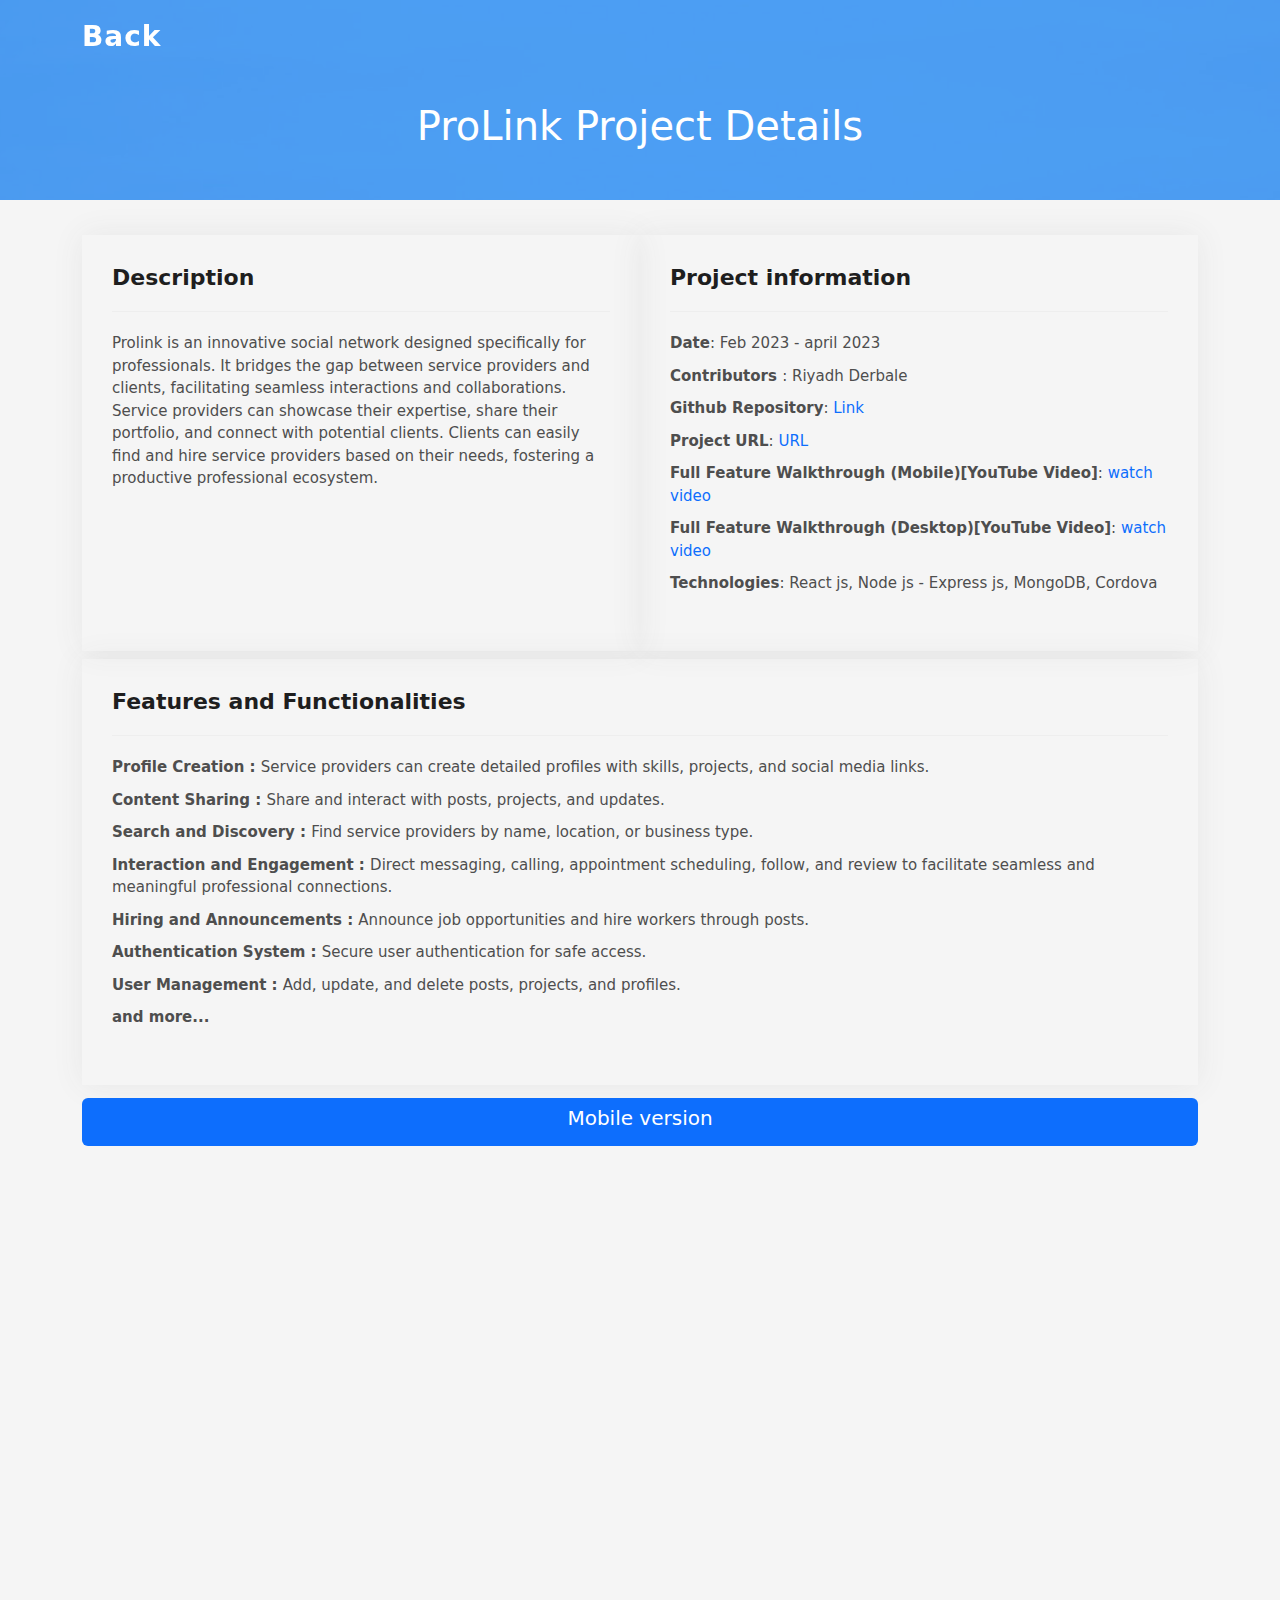
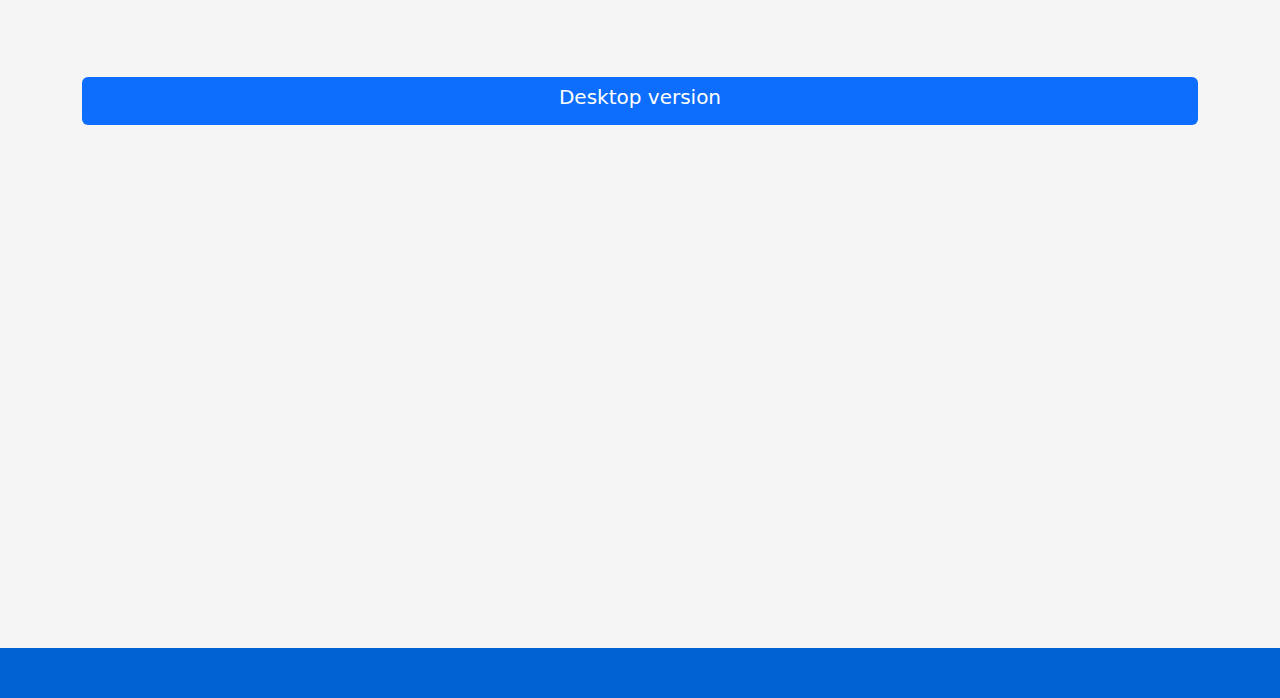
<file: projects/prolink.html>
<!DOCTYPE html>
<html lang="en">
  <head>
    <meta charset="utf-8" />
    <meta content="width=device-width, initial-scale=1.0" name="viewport" />

    <title>Riyadh Derbale</title>
    <meta content="" name="description" />
    <meta content="" name="keywords" />

    <!-- Favicons -->
    <link href="../assets/img/favicon.png" rel="icon" />
    <link href="../assets/img/apple-touch-icon.png" rel="apple-touch-icon" />

    <!-- Vendor CSS Files -->
    <link
      href="../assets/vendor/bootstrap/css/bootstrap.min.css"
      rel="stylesheet"
    />
    <link
      href="../assets/vendor/bootstrap-icons/bootstrap-icons.css"
      rel="stylesheet"
    />
    <link
      href="../assets/vendor/glightbox/css/glightbox.min.css"
      rel="stylesheet"
    />
    <link
      href="../assets/vendor/swiper/swiper-bundle.min.css"
      rel="stylesheet"
    />

    <!-- Template Main CSS File -->
    <link href="../assets/css/style.css" rel="stylesheet" />

    <!-- =======================================================
  * Template Name: DevFolio
  * Template URL: https://bootstrapmade.com/devfolio-bootstrap-portfolio-html-template/
  * Updated: Mar 17 2024 with Bootstrap v5.3.3
  * Author: BootstrapMade.com
  * License: https://bootstrapmade.com/license/
  ======================================================== -->

    <style></style>
  </head>

  <body>
    <!-- ======= Header ======= -->
    <header id="header" class="fixed-top">
      <div class="container d-flex align-items-center justify-content-between">
        <h1 class="logo"><a href="../index.html">Back</a></h1>
        <!-- Uncomment below if you prefer to use an image logo -->
        <!-- <a href="index.html" class="logo"><img src="../assets/img/logo.png" alt="" class="img-fluid"></a>-->

        <!-- <nav id="navbar" class="navbar">
          <ul>
            <li><a class="nav-link scrollto" href="#hero">Home</a></li>
            <li><a class="nav-link scrollto" href="#about">About</a></li>
            <li><a class="nav-link scrollto" href="#services">Services</a></li>
            <li><a class="nav-link scrollto" href="#work">Work</a></li>
            <li><a class="nav-link scrollto" href="#contact">Contact</a></li>
          </ul>
          <i class="bi bi-list mobile-nav-toggle"></i>
        </nav> -->
        <!-- .navbar -->
      </div>
    </header>
    <!-- End Header -->

    <div
      class="hero hero-single bg-image"
      style="
        background-image: url(../assets/img/overlay-bg.jpg);
        max-height: 200px;
      "
    >
      <div class="overlay-mf"></div>
      <div class="hero-content display-table">
        <div class="table-cell">
          <div class="container">
            <h1 class="text-white text-center">ProLink Project Details</h1>
            <!-- <ol class="breadcrumb d-flex justify-content-center">
              <li class="breadcrumb-item">
                <a href="#">Home</a>
              </li>
              <li class="breadcrumb-item active">Portfolio Details</li>
            </ol> -->
          </div>
        </div>
      </div>
    </div>

    <main id="main">
      <!-- ======= Portfolio Details Section ======= -->
      <section id="portfolio-details" class="portfolio-details">
        <div class="container">
          <div class="row gy-2 align-items-stretch">
            <div
              class="col-12 d-flex justify-content-between align-items-center flex-column flex-lg-row"
            >
              <div class="portfolio-info">
                <h3>Description</h3>
                <ul>
                  <li>
                    <p>
                      Prolink is an innovative social network designed
                      specifically for professionals. It bridges the gap between
                      service providers and clients, facilitating seamless
                      interactions and collaborations. Service providers can
                      showcase their expertise, share their portfolio, and
                      connect with potential clients. Clients can easily find
                      and hire service providers based on their needs, fostering
                      a productive professional ecosystem.
                    </p>
                  </li>
                </ul>
              </div>
              <div class="portfolio-info">
                <h3>Project information</h3>
                <ul>
                  <li><strong>Date</strong>: Feb 2023 - april 2023</li>
                  <li><strong>Contributors </strong>: Riyadh Derbale</li>
                  <li>
                    <strong>Github Repository</strong>:
                    <a href="#" class="text-primary">Link</a>
                  </li>
                  <li>
                    <strong>Project URL</strong>:
                    <a href="#" class="text-primary">URL</a>
                  </li>
                  <li>
                    <strong
                      >Full Feature Walkthrough (Mobile)[YouTube Video]</strong
                    >:
                    <a href="#" class="text-primary">watch video </a>
                  </li>
                  <li>
                    <strong
                      >Full Feature Walkthrough (Desktop)[YouTube Video]</strong
                    >:
                    <a href="#" class="text-primary">watch video</a>
                  </li>
                  <li>
                    <strong>Technologies</strong>: React js, Node js - Express
                    js, MongoDB, Cordova
                  </li>
                </ul>
              </div>
            </div>
            <div
              class="col-12 d-flex justify-content-between align-items-center flex-column flex-lg-row"
            >
              <div class="portfolio-info">
                <h3>Features and Functionalities</h3>
                <ul>
                  <li>
                    <strong>Profile Creation : </strong>
                    Service providers can create detailed profiles with skills,
                    projects, and social media links.
                  </li>
                  <li>
                    <strong>Content Sharing : </strong> Share and interact with
                    posts, projects, and updates.
                  </li>
                  <li>
                    <strong>Search and Discovery : </strong>Find service
                    providers by name, location, or business type.
                  </li>
                  <li>
                    <strong>Interaction and Engagement : </strong>Direct
                    messaging, calling, appointment scheduling, follow, and
                    review to facilitate seamless and meaningful professional
                    connections.
                  </li>
                  <li>
                    <strong>Hiring and Announcements : </strong>Announce job
                    opportunities and hire workers through posts.
                  </li>
                  <li>
                    <strong>Authentication System : </strong> Secure user
                    authentication for safe access.
                  </li>
                  <li>
                    <strong>User Management : </strong> Add, update, and delete
                    posts, projects, and profiles.
                  </li>
                  <li><strong> and more...</strong></li>
                </ul>
              </div>
            </div>

            <div class="col-lg-12">
              <div class="bg-primary p-2 border-2 rounded-2">
                <h5 class="text-center text-white">Mobile version</h5>
              </div>
              <div style="padding-top: 1rem">
                <iframe
                  width="100%"
                  height="500"
                  src="https://www.youtube.com/embed/RDgta1MCkE8?si=Ct_IKLnK6UEv5FSl"
                  title="YouTube video player"
                  frameborder="0"
                  allow="accelerometer; autoplay; clipboard-write; encrypted-media; gyroscope; picture-in-picture; web-share"
                  allowfullscreen
                ></iframe>
              </div>
            </div>

            <div class="col-lg-12">
              <div class="bg-primary p-2 border-2 rounded-2">
                <h5 class="text-center text-white">Desktop version</h5>
              </div>
              <div style="padding-top: 1rem">
                <iframe
                  width="100%"
                  height="500"
                  src="https://www.youtube.com/embed/RIoizNLeCfM?si=QeSiJ1jklxJ96RGR"
                  title="YouTube video player"
                  frameborder="0"
                  allow="accelerometer; autoplay; clipboard-write; encrypted-media; gyroscope; picture-in-picture; web-share"
                  allowfullscreen
                ></iframe>
              </div>
            </div>
            <br />
            <!-- <div class="col-lg-12">
              <div class="bg-primary p-2 border-2 rounded-2">
                <h5 class="text-center text-white">Screenshots</h5>
              </div>
              <br />
              <div class="portfolio-details-slider swiper">
                <div class="swiper-wrapper align-items-center">
                  <div class="swiper-slide">
                    <img src="../assets/img/portfolio-details-1.jpg" alt="" />
                  </div>
                  <div class="swiper-slide">
                    <img src="../assets/img/portfolio-details-2.jpg" alt="" />
                  </div>

                  <div class="swiper-slide">
                    <img src="../assets/img/portfolio-details-3.jpg" alt="" />
                  </div>
                </div>
                <div class="swiper-pagination"></div>
              </div>
            </div> -->
          </div>
        </div>
      </section>
      <!-- End Portfolio Details Section -->
    </main>
    <!-- End #main -->

    <!-- ======= Footer ======= -->
    <footer>
      <div class="container">
        <div class="row">
          <div class="col-sm-12">
            <div class="copyright-box"></div>
          </div>
        </div>
      </div>
    </footer>
    <!-- End  Footer -->

    <div id="preloader"></div>
    <a
      href="#"
      class="back-to-top d-flex align-items-center justify-content-center"
      ><i class="bi bi-arrow-up-short"></i
    ></a>

    <!-- Vendor JS Files -->
    <script src="../assets/vendor/purecounter/purecounter_vanilla.js"></script>
    <script src="../assets/vendor/bootstrap/js/bootstrap.bundle.min.js"></script>
    <script src="../assets/vendor/glightbox/js/glightbox.min.js"></script>
    <script src="../assets/vendor/swiper/swiper-bundle.min.js"></script>
    <script src="../assets/vendor/typed.js/typed.umd.js"></script>
    <script src="../assets/vendor/php-email-form/validate.js"></script>

    <!-- Template Main JS File -->
    <script src="../assets/js/main.js"></script>
  </body>
</html>
</file>
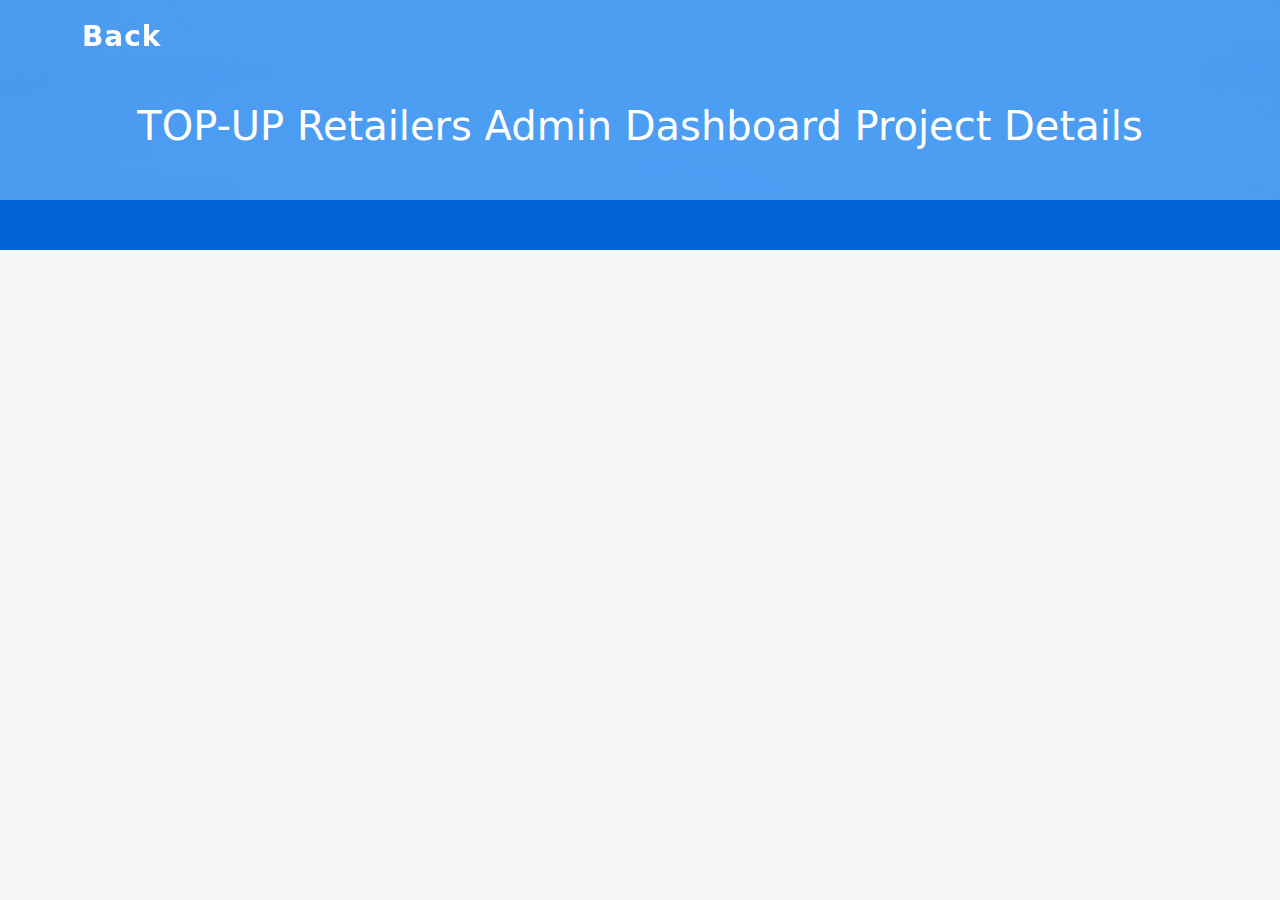
<file: projects/topup_admin.html>
<!DOCTYPE html>
<html lang="en">
  <head>
    <meta charset="utf-8" />
    <meta content="width=device-width, initial-scale=1.0" name="viewport" />

    <title>Riyadh Derbale</title>
    <meta content="" name="description" />
    <meta content="" name="keywords" />

    <!-- Favicons -->
    <link href="../assets/img/favicon.png" rel="icon" />
    <link href="../assets/img/apple-touch-icon.png" rel="apple-touch-icon" />

    <!-- Vendor CSS Files -->
    <link
      href="../assets/vendor/bootstrap/css/bootstrap.min.css"
      rel="stylesheet"
    />
    <link
      href="../assets/vendor/bootstrap-icons/bootstrap-icons.css"
      rel="stylesheet"
    />
    <link
      href="../assets/vendor/glightbox/css/glightbox.min.css"
      rel="stylesheet"
    />
    <link
      href="../assets/vendor/swiper/swiper-bundle.min.css"
      rel="stylesheet"
    />

    <!-- Template Main CSS File -->
    <link href="../assets/css/style.css" rel="stylesheet" />

    <!-- =======================================================
  * Template Name: DevFolio
  * Template URL: https://bootstrapmade.com/devfolio-bootstrap-portfolio-html-template/
  * Updated: Mar 17 2024 with Bootstrap v5.3.3
  * Author: BootstrapMade.com
  * License: https://bootstrapmade.com/license/
  ======================================================== -->

    <style></style>
  </head>

  <body>
    <!-- ======= Header ======= -->
    <header id="header" class="fixed-top">
      <div class="container d-flex align-items-center justify-content-between">
        <h1 class="logo"><a href="../index.html">Back</a></h1>
        <!-- Uncomment below if you prefer to use an image logo -->
        <!-- <a href="index.html" class="logo"><img src="../assets/img/logo.png" alt="" class="img-fluid"></a>-->

        <!-- <nav id="navbar" class="navbar">
          <ul>
            <li><a class="nav-link scrollto" href="#hero">Home</a></li>
            <li><a class="nav-link scrollto" href="#about">About</a></li>
            <li><a class="nav-link scrollto" href="#services">Services</a></li>
            <li><a class="nav-link scrollto" href="#work">Work</a></li>
            <li><a class="nav-link scrollto" href="#contact">Contact</a></li>
          </ul>
          <i class="bi bi-list mobile-nav-toggle"></i>
        </nav> -->
        <!-- .navbar -->
      </div>
    </header>
    <!-- End Header -->

    <div
      class="hero hero-single bg-image"
      style="
        background-image: url(../assets/img/overlay-bg.jpg);
        max-height: 200px;
      "
    >
      <div class="overlay-mf"></div>
      <div class="hero-content display-table">
        <div class="table-cell">
          <div class="container">
            <h1 class="text-white text-center">
              TOP-UP Retailers Admin Dashboard Project Details
            </h1>
            <!-- <ol class="breadcrumb d-flex justify-content-center">
              <li class="breadcrumb-item">
                <a href="#">Home</a>
              </li>
              <li class="breadcrumb-item active">Portfolio Details</li>
            </ol> -->
          </div>
        </div>
      </div>
    </div>

    <main id="main">
      <!-- ======= Portfolio Details Section =======
      <section id="portfolio-details" class="portfolio-details">
        <div class="container">
          <div class="row gy-2 align-items-stretch">
            <div
              class="col-12 d-flex justify-content-between align-items-center flex-column flex-lg-row"
            >
              <div class="portfolio-info">
                <h3>Description</h3>
                <ul>
                  <li>
                    <p>
                      The University Platform is a comprehensive system that
                      seamlessly integrates two vital components: the
                      public-facing website and a versatile dashboard for
                      administrators. This dynamic platform serves as the
                      digital hub for the university community, offering rich
                      features for both information dissemination and
                      administrative management.
                    </p>
                  </li>
                </ul>
              </div>
              <div class="portfolio-info">
                <h3>Project information</h3>
                <ul>
                  <li><strong>Date</strong>: june 2023 - sept 2023</li>
                  <li>
                    <strong>Contributors </strong>: Riyadh Derbale (Frontend
                    Developer).
                  </li>
                  <li>
                    <strong>Github Repository</strong>:
                    <a href="#" class="text-primary">Link</a>
                  </li>
                  <li>
                    <strong>Project URL</strong>:
                    <a href="#" class="text-primary">URL</a>
                  </li>
                  <li>
                    <strong
                      >Full Feature Walkthrough (Mobile)[YouTube Video]</strong
                    >:
                    <a href="#" class="text-primary">watch video </a>
                  </li>
                  <li>
                    <strong
                      >Full Feature Walkthrough (Desktop)[YouTube Video]</strong
                    >:
                    <a href="#" class="text-primary">watch video</a>
                  </li>
                  <li>
                    <strong>Technologies</strong>: React js, Node js - Express
                    js, MongoDB, Cordova
                  </li>
                </ul>
              </div>
            </div>
            <div
              class="col-12 d-flex justify-content-between align-items-center flex-column flex-lg-row"
            >
              <div class="portfolio-info">
                <h3>Features and Functionalities</h3>
                <ul>
                  <li>
                    <strong>Website Display : </strong>
                    A user-friendly website showcasing all university-related
                    content, including general information, menus, institutes,
                    departments, and dynamic pages.
                  </li>
                  <li>
                    <strong>Dashboard Management : </strong> Admins can
                    effortlessly manipulate menus, institutes, posts
                    departments, and sections..ect on the homepage.
                    <br />
                    Dynamic page creation enables the customization of content
                    to suit diverse needs.
                  </li>
                  <li>
                    <strong>Multilingual Support : </strong>Fully supports three
                    languages: Arabic, English, and French, catering to a
                    diverse audience.
                  </li>
                  <li>
                    <strong>File Handling : </strong>Supports various file types
                    for versatile content management and distribution.
                  </li>
                  <li>
                    <strong>Institute Management: </strong>
                    Each institute is assigned an institute manager for
                    efficient oversight and coordination.
                  </li>
                  <li>
                    <strong>Tagging System : </strong>Posts and content can be
                    tagged for easy organization and retrieval, enhancing user
                    experience.
                  </li>

                  <li>
                    <strong> Important Links and Partnerships : </strong>
                    Integration of essential links and partnerships with
                    economic and social entities, fostering collaboration and
                    outreach.
                  </li>
                  <li>
                    <strong> University Services : </strong>
                    Comprehensive listing and details of university services,
                    ensuring accessibility and transparency.
                  </li>
                  <li>
                    <strong> Labs and Clubs : </strong>
                    Information on university labs and clubs, promoting
                    engagement and extracurricular involvement.
                  </li>
                  <li><strong> and more...</strong></li>
                </ul>
              </div>
            </div>

            <div class="col-lg-12">
              <div class="bg-primary p-2 border-2 rounded-2">
                <h5 class="text-center text-white">Mobile version</h5>
              </div>
              <div style="padding-top: 1rem">
                <iframe
                  width="100%"
                  height="500"
                  src="https://www.youtube.com/embed/sANNUSZ0GIE?si=G-MVwXs51Gnf_n7x"
                  title="YouTube video player"
                  frameborder="0"
                  allow="accelerometer; autoplay; clipboard-write; encrypted-media; gyroscope; picture-in-picture; web-share"
                  allowfullscreen
                ></iframe>
              </div>
            </div>

            <div class="col-lg-12">
              <div class="bg-primary p-2 border-2 rounded-2">
                <h5 class="text-center text-white">Desktop version</h5>
              </div>
              <div style="padding-top: 1rem">
                <iframe
                  width="100%"
                  height="500"
                  src="https://www.youtube.com/embed/Pj70n1w2ayA?si=wnu_HRiOpgTNWgBQ"
                  title="YouTube video player"
                  frameborder="0"
                  allow="accelerometer; autoplay; clipboard-write; encrypted-media; gyroscope; picture-in-picture; web-share"
                  allowfullscreen
                ></iframe>
              </div>
            </div>

            <div class="col-lg-12">
              <div class="bg-primary p-2 border-2 rounded-2">
                <h5 class="text-center text-white">Screenshots</h5>
              </div>
              <br />
              <div class="portfolio-details-slider swiper">
                <div class="swiper-wrapper align-items-center">
                  <div class="swiper-slide">
                    <img src="../assets/img/portfolio-details-1.jpg" alt="" />
                  </div>
                  <div class="swiper-slide">
                    <img src="../assets/img/portfolio-details-2.jpg" alt="" />
                  </div>

                  <div class="swiper-slide">
                    <img src="../assets/img/portfolio-details-3.jpg" alt="" />
                  </div>
                </div>
                <div class="swiper-pagination"></div>
              </div>
            </div>
          </div>
        </div>
      </section>
      End Portfolio Details Section -->
    </main>
    <!-- End #main -->

    <!-- ======= Footer ======= -->
    <footer>
      <div class="container">
        <div class="row">
          <div class="col-sm-12">
            <div class="copyright-box"></div>
          </div>
        </div>
      </div>
    </footer>
    <!-- End  Footer -->

    <div id="preloader"></div>
    <a
      href="#"
      class="back-to-top d-flex align-items-center justify-content-center"
      ><i class="bi bi-arrow-up-short"></i
    ></a>

    <!-- Vendor JS Files -->
    <script src="../assets/vendor/purecounter/purecounter_vanilla.js"></script>
    <script src="../assets/vendor/bootstrap/js/bootstrap.bundle.min.js"></script>
    <script src="../assets/vendor/glightbox/js/glightbox.min.js"></script>
    <script src="../assets/vendor/swiper/swiper-bundle.min.js"></script>
    <script src="../assets/vendor/typed.js/typed.umd.js"></script>
    <script src="../assets/vendor/php-email-form/validate.js"></script>

    <!-- Template Main JS File -->
    <script src="../assets/js/main.js"></script>
  </body>
</html>
</file>
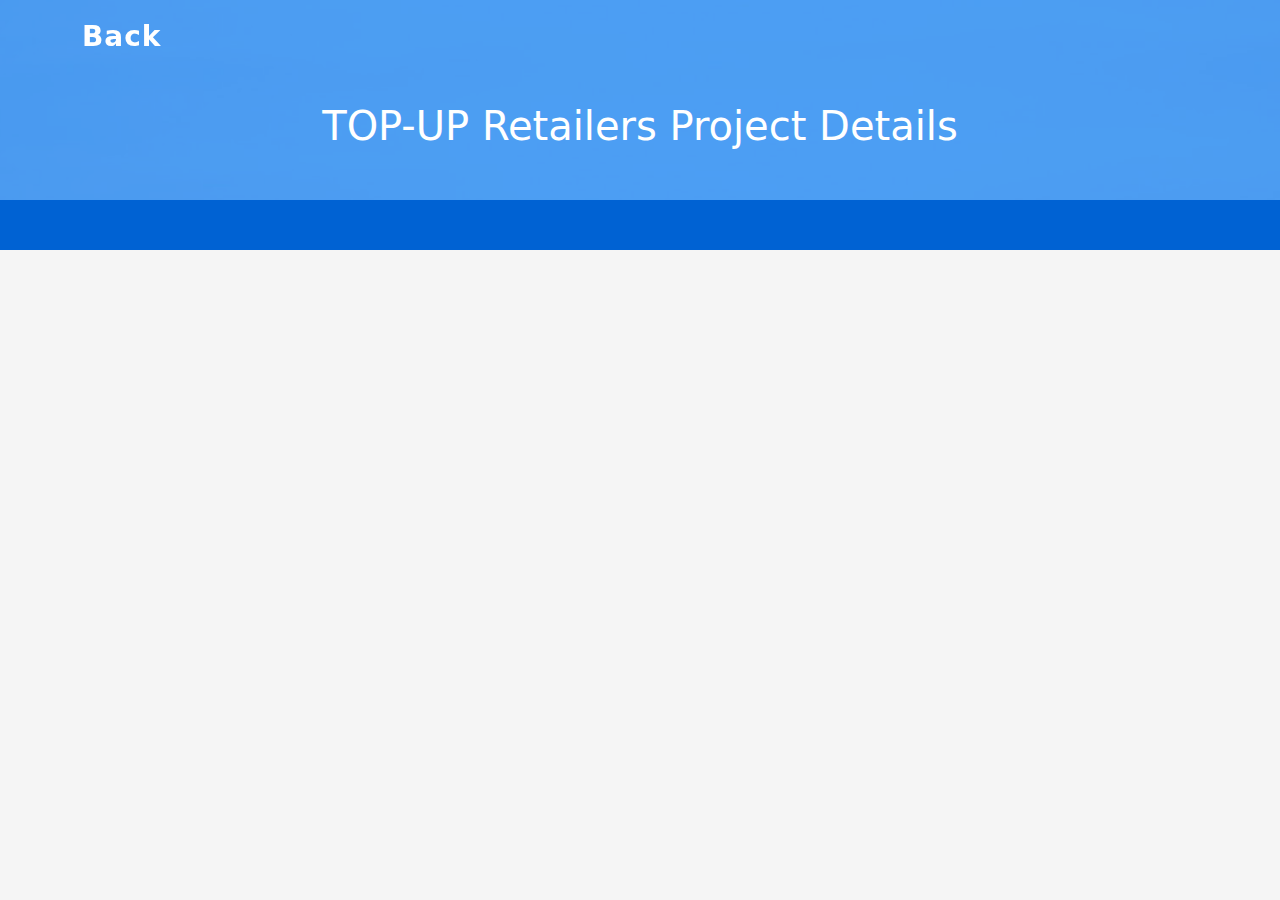
<file: projects/topupretailers.html>
<!DOCTYPE html>
<html lang="en">
  <head>
    <meta charset="utf-8" />
    <meta content="width=device-width, initial-scale=1.0" name="viewport" />

    <title>Riyadh Derbale</title>
    <meta content="" name="description" />
    <meta content="" name="keywords" />

    <!-- Favicons -->
    <link href="../assets/img/favicon.png" rel="icon" />
    <link href="../assets/img/apple-touch-icon.png" rel="apple-touch-icon" />

    <!-- Vendor CSS Files -->
    <link
      href="../assets/vendor/bootstrap/css/bootstrap.min.css"
      rel="stylesheet"
    />
    <link
      href="../assets/vendor/bootstrap-icons/bootstrap-icons.css"
      rel="stylesheet"
    />
    <link
      href="../assets/vendor/glightbox/css/glightbox.min.css"
      rel="stylesheet"
    />
    <link
      href="../assets/vendor/swiper/swiper-bundle.min.css"
      rel="stylesheet"
    />

    <!-- Template Main CSS File -->
    <link href="../assets/css/style.css" rel="stylesheet" />

    <!-- =======================================================
  * Template Name: DevFolio
  * Template URL: https://bootstrapmade.com/devfolio-bootstrap-portfolio-html-template/
  * Updated: Mar 17 2024 with Bootstrap v5.3.3
  * Author: BootstrapMade.com
  * License: https://bootstrapmade.com/license/
  ======================================================== -->

    <style></style>
  </head>

  <body>
    <!-- ======= Header ======= -->
    <header id="header" class="fixed-top">
      <div class="container d-flex align-items-center justify-content-between">
        <h1 class="logo"><a href="../index.html">Back</a></h1>
        <!-- Uncomment below if you prefer to use an image logo -->
        <!-- <a href="index.html" class="logo"><img src="../assets/img/logo.png" alt="" class="img-fluid"></a>-->

        <!-- <nav id="navbar" class="navbar">
          <ul>
            <li><a class="nav-link scrollto" href="#hero">Home</a></li>
            <li><a class="nav-link scrollto" href="#about">About</a></li>
            <li><a class="nav-link scrollto" href="#services">Services</a></li>
            <li><a class="nav-link scrollto" href="#work">Work</a></li>
            <li><a class="nav-link scrollto" href="#contact">Contact</a></li>
          </ul>
          <i class="bi bi-list mobile-nav-toggle"></i>
        </nav> -->
        <!-- .navbar -->
      </div>
    </header>
    <!-- End Header -->

    <div
      class="hero hero-single bg-image"
      style="
        background-image: url(../assets/img/overlay-bg.jpg);
        max-height: 200px;
      "
    >
      <div class="overlay-mf"></div>
      <div class="hero-content display-table">
        <div class="table-cell">
          <div class="container">
            <h1 class="text-white text-center">
              TOP-UP Retailers Project Details
            </h1>
            <!-- <ol class="breadcrumb d-flex justify-content-center">
              <li class="breadcrumb-item">
                <a href="#">Home</a>
              </li>
              <li class="breadcrumb-item active">Portfolio Details</li>
            </ol> -->
          </div>
        </div>
      </div>
    </div>

    <main id="main">
      <!-- ======= Portfolio Details Section =======
      <section id="portfolio-details" class="portfolio-details">
        <div class="container">
          <div class="row gy-2 align-items-stretch">
            <div
              class="col-12 d-flex justify-content-between align-items-center flex-column flex-lg-row"
            >
              <div class="portfolio-info">
                <h3>Description</h3>
                <ul>
                  <li>
                    <p>
                      The University Platform is a comprehensive system that
                      seamlessly integrates two vital components: the
                      public-facing website and a versatile dashboard for
                      administrators. This dynamic platform serves as the
                      digital hub for the university community, offering rich
                      features for both information dissemination and
                      administrative management.
                    </p>
                  </li>
                </ul>
              </div>
              <div class="portfolio-info">
                <h3>Project information</h3>
                <ul>
                  <li><strong>Date</strong>: june 2023 - sept 2023</li>
                  <li>
                    <strong>Contributors </strong>: Riyadh Derbale (Frontend
                    Developer).
                  </li>
                  <li>
                    <strong>Github Repository</strong>:
                    <a href="#" class="text-primary">Link</a>
                  </li>
                  <li>
                    <strong>Project URL</strong>:
                    <a href="#" class="text-primary">URL</a>
                  </li>
                  <li>
                    <strong
                      >Full Feature Walkthrough (Mobile)[YouTube Video]</strong
                    >:
                    <a href="#" class="text-primary">watch video </a>
                  </li>
                  <li>
                    <strong
                      >Full Feature Walkthrough (Desktop)[YouTube Video]</strong
                    >:
                    <a href="#" class="text-primary">watch video</a>
                  </li>
                  <li>
                    <strong>Technologies</strong>: React js, Node js - Express
                    js, MongoDB, Cordova
                  </li>
                </ul>
              </div>
            </div>
            <div
              class="col-12 d-flex justify-content-between align-items-center flex-column flex-lg-row"
            >
              <div class="portfolio-info">
                <h3>Features and Functionalities</h3>
                <ul>
                  <li>
                    <strong>Website Display : </strong>
                    A user-friendly website showcasing all university-related
                    content, including general information, menus, institutes,
                    departments, and dynamic pages.
                  </li>
                  <li>
                    <strong>Dashboard Management : </strong> Admins can
                    effortlessly manipulate menus, institutes, posts
                    departments, and sections..ect on the homepage.
                    <br />
                    Dynamic page creation enables the customization of content
                    to suit diverse needs.
                  </li>
                  <li>
                    <strong>Multilingual Support : </strong>Fully supports three
                    languages: Arabic, English, and French, catering to a
                    diverse audience.
                  </li>
                  <li>
                    <strong>File Handling : </strong>Supports various file types
                    for versatile content management and distribution.
                  </li>
                  <li>
                    <strong>Institute Management: </strong>
                    Each institute is assigned an institute manager for
                    efficient oversight and coordination.
                  </li>
                  <li>
                    <strong>Tagging System : </strong>Posts and content can be
                    tagged for easy organization and retrieval, enhancing user
                    experience.
                  </li>

                  <li>
                    <strong> Important Links and Partnerships : </strong>
                    Integration of essential links and partnerships with
                    economic and social entities, fostering collaboration and
                    outreach.
                  </li>
                  <li>
                    <strong> University Services : </strong>
                    Comprehensive listing and details of university services,
                    ensuring accessibility and transparency.
                  </li>
                  <li>
                    <strong> Labs and Clubs : </strong>
                    Information on university labs and clubs, promoting
                    engagement and extracurricular involvement.
                  </li>
                  <li><strong> and more...</strong></li>
                </ul>
              </div>
            </div>

            <div class="col-lg-12">
              <div class="bg-primary p-2 border-2 rounded-2">
                <h5 class="text-center text-white">Mobile version</h5>
              </div>
              <div style="padding-top: 1rem">
                <iframe
                  width="100%"
                  height="500"
                  src="https://www.youtube.com/embed/sANNUSZ0GIE?si=G-MVwXs51Gnf_n7x"
                  title="YouTube video player"
                  frameborder="0"
                  allow="accelerometer; autoplay; clipboard-write; encrypted-media; gyroscope; picture-in-picture; web-share"
                  allowfullscreen
                ></iframe>
              </div>
            </div>

            <div class="col-lg-12">
              <div class="bg-primary p-2 border-2 rounded-2">
                <h5 class="text-center text-white">Desktop version</h5>
              </div>
              <div style="padding-top: 1rem">
                <iframe
                  width="100%"
                  height="500"
                  src="https://www.youtube.com/embed/Pj70n1w2ayA?si=wnu_HRiOpgTNWgBQ"
                  title="YouTube video player"
                  frameborder="0"
                  allow="accelerometer; autoplay; clipboard-write; encrypted-media; gyroscope; picture-in-picture; web-share"
                  allowfullscreen
                ></iframe>
              </div>
            </div>

            <div class="col-lg-12">
              <div class="bg-primary p-2 border-2 rounded-2">
                <h5 class="text-center text-white">Screenshots</h5>
              </div>
              <br />
              <div class="portfolio-details-slider swiper">
                <div class="swiper-wrapper align-items-center">
                  <div class="swiper-slide">
                    <img src="../assets/img/portfolio-details-1.jpg" alt="" />
                  </div>
                  <div class="swiper-slide">
                    <img src="../assets/img/portfolio-details-2.jpg" alt="" />
                  </div>

                  <div class="swiper-slide">
                    <img src="../assets/img/portfolio-details-3.jpg" alt="" />
                  </div>
                </div>
                <div class="swiper-pagination"></div>
              </div>
            </div>
          </div>
        </div>
      </section>
      End Portfolio Details Section -->
    </main>
    <!-- End #main -->

    <!-- ======= Footer ======= -->
    <footer>
      <div class="container">
        <div class="row">
          <div class="col-sm-12">
            <div class="copyright-box"></div>
          </div>
        </div>
      </div>
    </footer>
    <!-- End  Footer -->

    <div id="preloader"></div>
    <a
      href="#"
      class="back-to-top d-flex align-items-center justify-content-center"
      ><i class="bi bi-arrow-up-short"></i
    ></a>

    <!-- Vendor JS Files -->
    <script src="../assets/vendor/purecounter/purecounter_vanilla.js"></script>
    <script src="../assets/vendor/bootstrap/js/bootstrap.bundle.min.js"></script>
    <script src="../assets/vendor/glightbox/js/glightbox.min.js"></script>
    <script src="../assets/vendor/swiper/swiper-bundle.min.js"></script>
    <script src="../assets/vendor/typed.js/typed.umd.js"></script>
    <script src="../assets/vendor/php-email-form/validate.js"></script>

    <!-- Template Main JS File -->
    <script src="../assets/js/main.js"></script>
  </body>
</html>
</file>
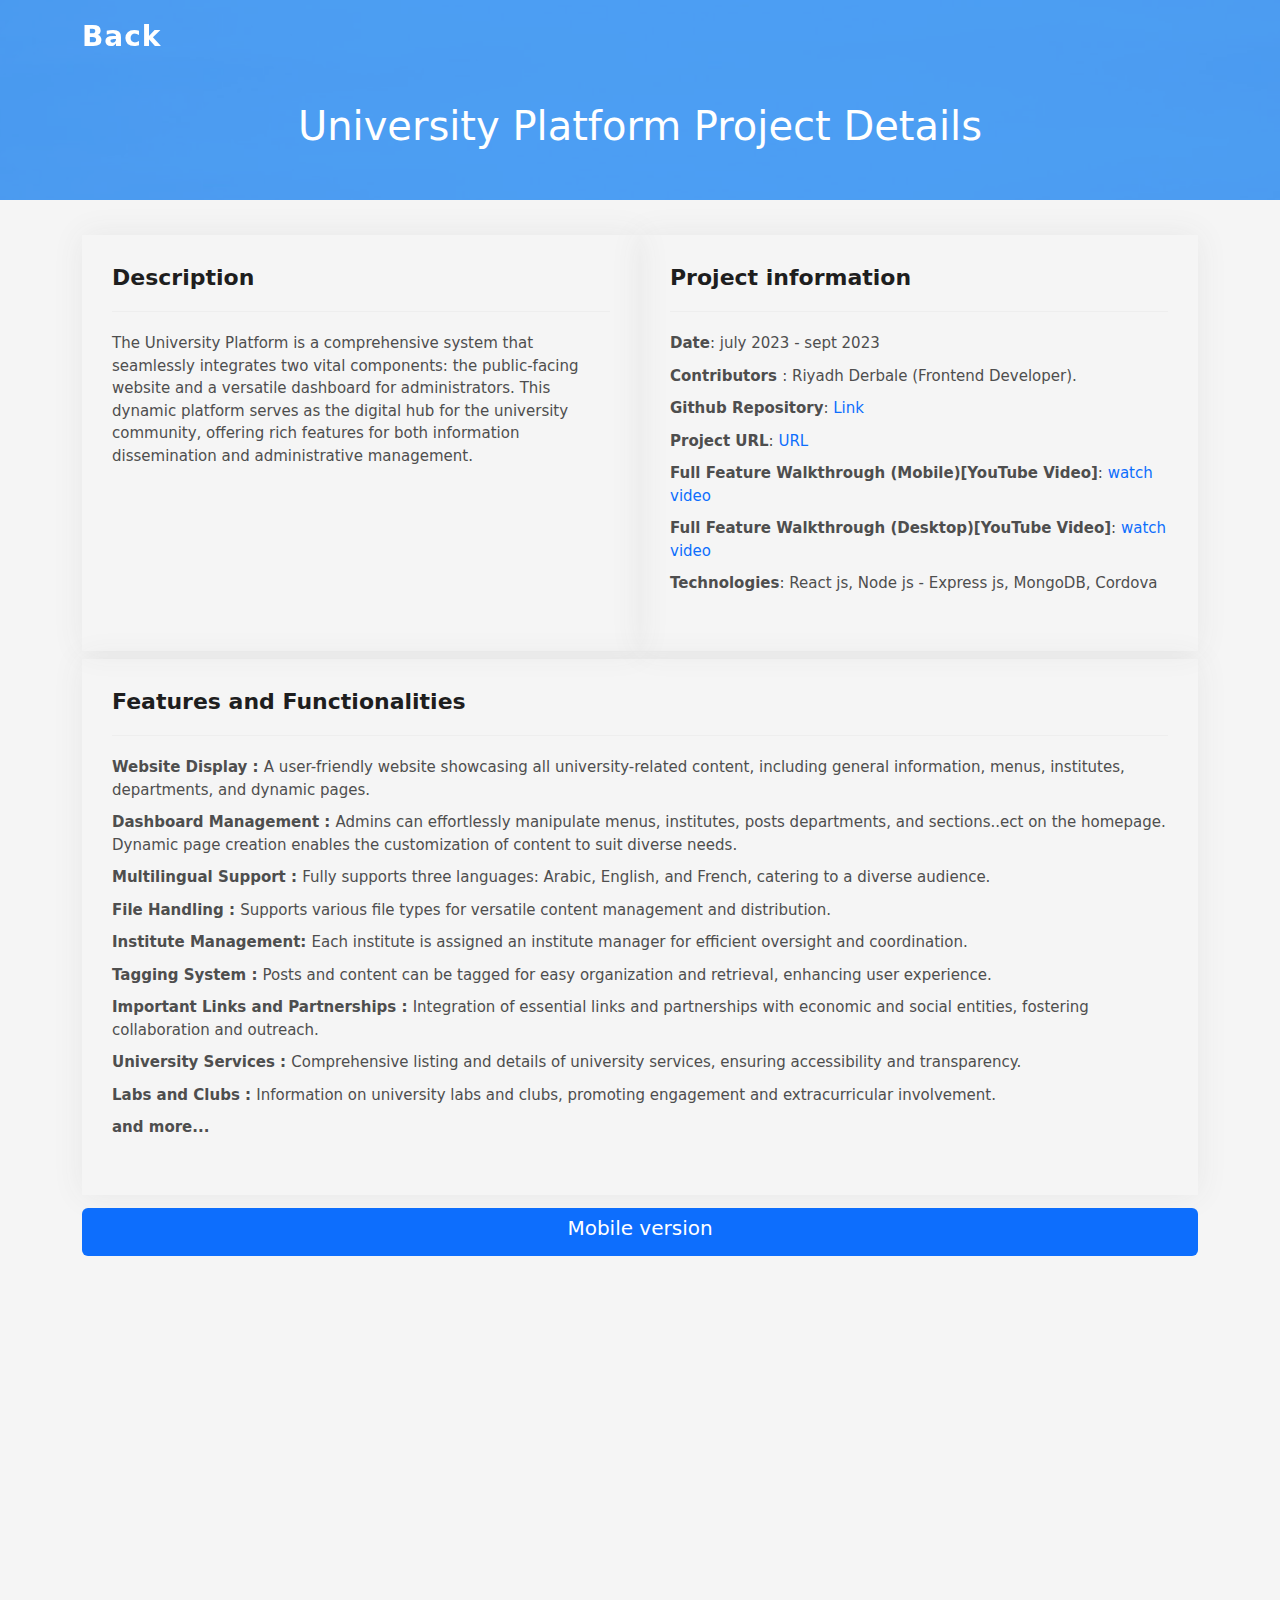
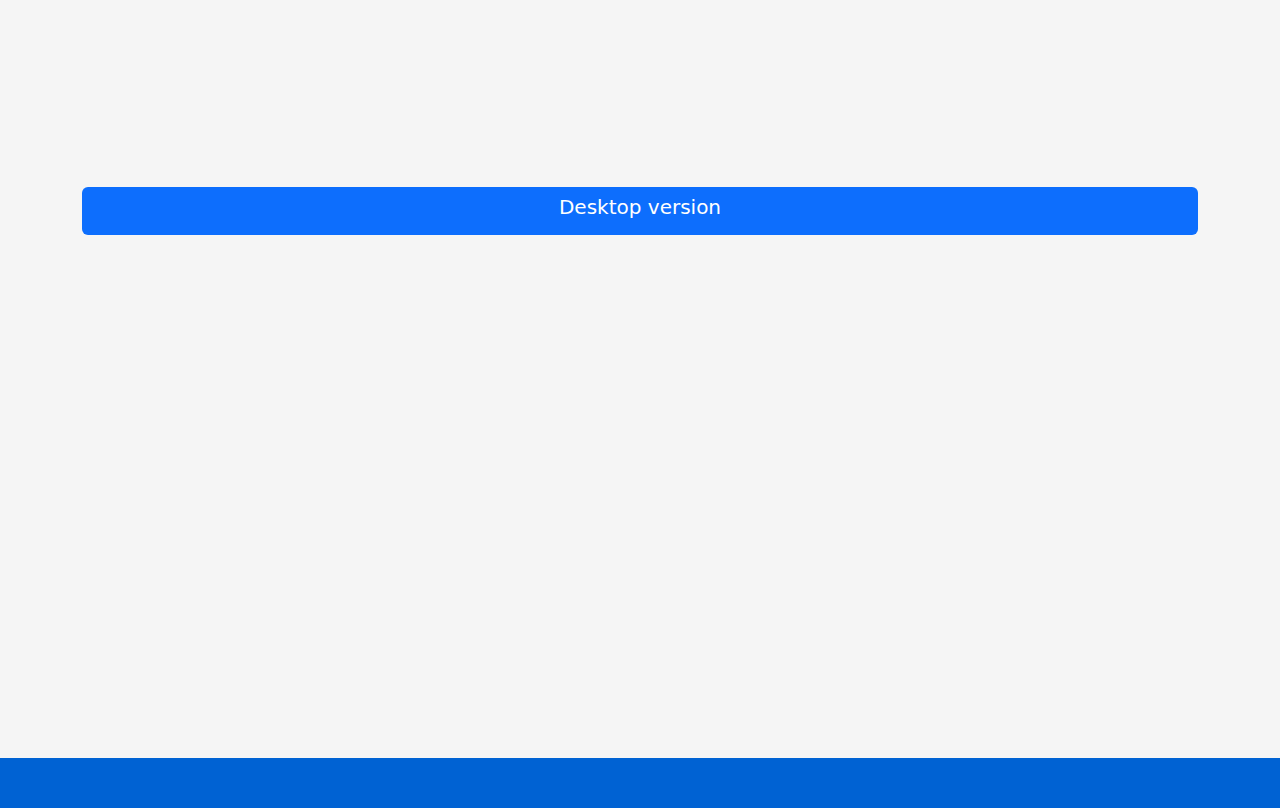
<file: projects/university_platform.html>
<!DOCTYPE html>
<html lang="en">
  <head>
    <meta charset="utf-8" />
    <meta content="width=device-width, initial-scale=1.0" name="viewport" />

    <title>Riyadh Derbale</title>
    <meta content="" name="description" />
    <meta content="" name="keywords" />

    <!-- Favicons -->
    <link href="../assets/img/favicon.png" rel="icon" />
    <link href="../assets/img/apple-touch-icon.png" rel="apple-touch-icon" />

    <!-- Vendor CSS Files -->
    <link
      href="../assets/vendor/bootstrap/css/bootstrap.min.css"
      rel="stylesheet"
    />
    <link
      href="../assets/vendor/bootstrap-icons/bootstrap-icons.css"
      rel="stylesheet"
    />
    <link
      href="../assets/vendor/glightbox/css/glightbox.min.css"
      rel="stylesheet"
    />
    <link
      href="../assets/vendor/swiper/swiper-bundle.min.css"
      rel="stylesheet"
    />

    <!-- Template Main CSS File -->
    <link href="../assets/css/style.css" rel="stylesheet" />

    <!-- =======================================================
  * Template Name: DevFolio
  * Template URL: https://bootstrapmade.com/devfolio-bootstrap-portfolio-html-template/
  * Updated: Mar 17 2024 with Bootstrap v5.3.3
  * Author: BootstrapMade.com
  * License: https://bootstrapmade.com/license/
  ======================================================== -->

    <style></style>
  </head>

  <body>
    <!-- ======= Header ======= -->
    <header id="header" class="fixed-top">
      <div class="container d-flex align-items-center justify-content-between">
        <h1 class="logo"><a href="../index.html">Back</a></h1>
        <!-- Uncomment below if you prefer to use an image logo -->
        <!-- <a href="index.html" class="logo"><img src="../assets/img/logo.png" alt="" class="img-fluid"></a>-->

        <!-- <nav id="navbar" class="navbar">
          <ul>
            <li><a class="nav-link scrollto" href="#hero">Home</a></li>
            <li><a class="nav-link scrollto" href="#about">About</a></li>
            <li><a class="nav-link scrollto" href="#services">Services</a></li>
            <li><a class="nav-link scrollto" href="#work">Work</a></li>
            <li><a class="nav-link scrollto" href="#contact">Contact</a></li>
          </ul>
          <i class="bi bi-list mobile-nav-toggle"></i>
        </nav> -->
        <!-- .navbar -->
      </div>
    </header>
    <!-- End Header -->

    <div
      class="hero hero-single bg-image"
      style="
        background-image: url(../assets/img/overlay-bg.jpg);
        max-height: 200px;
      "
    >
      <div class="overlay-mf"></div>
      <div class="hero-content display-table">
        <div class="table-cell">
          <div class="container">
            <h1 class="text-white text-center">
              University Platform Project Details
            </h1>
            <!-- <ol class="breadcrumb d-flex justify-content-center">
              <li class="breadcrumb-item">
                <a href="#">Home</a>
              </li>
              <li class="breadcrumb-item active">Portfolio Details</li>
            </ol> -->
          </div>
        </div>
      </div>
    </div>

    <main id="main">
      <!-- ======= Portfolio Details Section ======= -->
      <section id="portfolio-details" class="portfolio-details">
        <div class="container">
          <div class="row gy-2 align-items-stretch">
            <div
              class="col-12 d-flex justify-content-between align-items-center flex-column flex-lg-row"
            >
              <div class="portfolio-info">
                <h3>Description</h3>
                <ul>
                  <li>
                    <p>
                      The University Platform is a comprehensive system that
                      seamlessly integrates two vital components: the
                      public-facing website and a versatile dashboard for
                      administrators. This dynamic platform serves as the
                      digital hub for the university community, offering rich
                      features for both information dissemination and
                      administrative management.
                    </p>
                  </li>
                </ul>
              </div>
              <div class="portfolio-info">
                <h3>Project information</h3>
                <ul>
                  <li><strong>Date</strong>: july 2023 - sept 2023</li>
                  <li>
                    <strong>Contributors </strong>: Riyadh Derbale (Frontend
                    Developer).
                  </li>
                  <li>
                    <strong>Github Repository</strong>:
                    <a href="#" class="text-primary">Link</a>
                  </li>
                  <li>
                    <strong>Project URL</strong>:
                    <a href="#" class="text-primary">URL</a>
                  </li>
                  <li>
                    <strong
                      >Full Feature Walkthrough (Mobile)[YouTube Video]</strong
                    >:
                    <a href="#" class="text-primary">watch video </a>
                  </li>
                  <li>
                    <strong
                      >Full Feature Walkthrough (Desktop)[YouTube Video]</strong
                    >:
                    <a href="#" class="text-primary">watch video</a>
                  </li>
                  <li>
                    <strong>Technologies</strong>: React js, Node js - Express
                    js, MongoDB, Cordova
                  </li>
                </ul>
              </div>
            </div>
            <div
              class="col-12 d-flex justify-content-between align-items-center flex-column flex-lg-row"
            >
              <div class="portfolio-info">
                <h3>Features and Functionalities</h3>
                <ul>
                  <li>
                    <strong>Website Display : </strong>
                    A user-friendly website showcasing all university-related
                    content, including general information, menus, institutes,
                    departments, and dynamic pages.
                  </li>
                  <li>
                    <strong>Dashboard Management : </strong> Admins can
                    effortlessly manipulate menus, institutes, posts
                    departments, and sections..ect on the homepage.
                    <br />
                    Dynamic page creation enables the customization of content
                    to suit diverse needs.
                  </li>
                  <li>
                    <strong>Multilingual Support : </strong>Fully supports three
                    languages: Arabic, English, and French, catering to a
                    diverse audience.
                  </li>
                  <li>
                    <strong>File Handling : </strong>Supports various file types
                    for versatile content management and distribution.
                  </li>
                  <li>
                    <strong>Institute Management: </strong>
                    Each institute is assigned an institute manager for
                    efficient oversight and coordination.
                  </li>
                  <li>
                    <strong>Tagging System : </strong>Posts and content can be
                    tagged for easy organization and retrieval, enhancing user
                    experience.
                  </li>

                  <li>
                    <strong> Important Links and Partnerships : </strong>
                    Integration of essential links and partnerships with
                    economic and social entities, fostering collaboration and
                    outreach.
                  </li>
                  <li>
                    <strong> University Services : </strong>
                    Comprehensive listing and details of university services,
                    ensuring accessibility and transparency.
                  </li>
                  <li>
                    <strong> Labs and Clubs : </strong>
                    Information on university labs and clubs, promoting
                    engagement and extracurricular involvement.
                  </li>
                  <li><strong> and more...</strong></li>
                </ul>
              </div>
            </div>

            <div class="col-lg-12">
              <div class="bg-primary p-2 border-2 rounded-2">
                <h5 class="text-center text-white">Mobile version</h5>
              </div>
              <div style="padding-top: 1rem">
                <iframe
                  width="100%"
                  height="500"
                  src="https://www.youtube.com/embed/sANNUSZ0GIE?si=G-MVwXs51Gnf_n7x"
                  title="YouTube video player"
                  frameborder="0"
                  allow="accelerometer; autoplay; clipboard-write; encrypted-media; gyroscope; picture-in-picture; web-share"
                  allowfullscreen
                ></iframe>
              </div>
            </div>

            <div class="col-lg-12">
              <div class="bg-primary p-2 border-2 rounded-2">
                <h5 class="text-center text-white">Desktop version</h5>
              </div>
              <div style="padding-top: 1rem">
                <iframe
                  width="100%"
                  height="500"
                  src="https://www.youtube.com/embed/Pj70n1w2ayA?si=wnu_HRiOpgTNWgBQ"
                  title="YouTube video player"
                  frameborder="0"
                  allow="accelerometer; autoplay; clipboard-write; encrypted-media; gyroscope; picture-in-picture; web-share"
                  allowfullscreen
                ></iframe>
              </div>
            </div>
            <br />
            <!-- <div class="col-lg-12">
              <div class="bg-primary p-2 border-2 rounded-2">
                <h5 class="text-center text-white">Screenshots</h5>
              </div>
              <br />
              <div class="portfolio-details-slider swiper">
                <div class="swiper-wrapper align-items-center">
                  <div class="swiper-slide">
                    <img src="../assets/img/portfolio-details-1.jpg" alt="" />
                  </div>
                  <div class="swiper-slide">
                    <img src="../assets/img/portfolio-details-2.jpg" alt="" />
                  </div>

                  <div class="swiper-slide">
                    <img src="../assets/img/portfolio-details-3.jpg" alt="" />
                  </div>
                </div>
                <div class="swiper-pagination"></div>
              </div>
            </div> -->
          </div>
        </div>
      </section>
      <!-- End Portfolio Details Section -->
    </main>
    <!-- End #main -->

    <!-- ======= Footer ======= -->
    <footer>
      <div class="container">
        <div class="row">
          <div class="col-sm-12">
            <div class="copyright-box"></div>
          </div>
        </div>
      </div>
    </footer>
    <!-- End  Footer -->

    <div id="preloader"></div>
    <a
      href="#"
      class="back-to-top d-flex align-items-center justify-content-center"
      ><i class="bi bi-arrow-up-short"></i
    ></a>

    <!-- Vendor JS Files -->
    <script src="../assets/vendor/purecounter/purecounter_vanilla.js"></script>
    <script src="../assets/vendor/bootstrap/js/bootstrap.bundle.min.js"></script>
    <script src="../assets/vendor/glightbox/js/glightbox.min.js"></script>
    <script src="../assets/vendor/swiper/swiper-bundle.min.js"></script>
    <script src="../assets/vendor/typed.js/typed.umd.js"></script>
    <script src="../assets/vendor/php-email-form/validate.js"></script>

    <!-- Template Main JS File -->
    <script src="../assets/js/main.js"></script>
  </body>
</html>
</file>
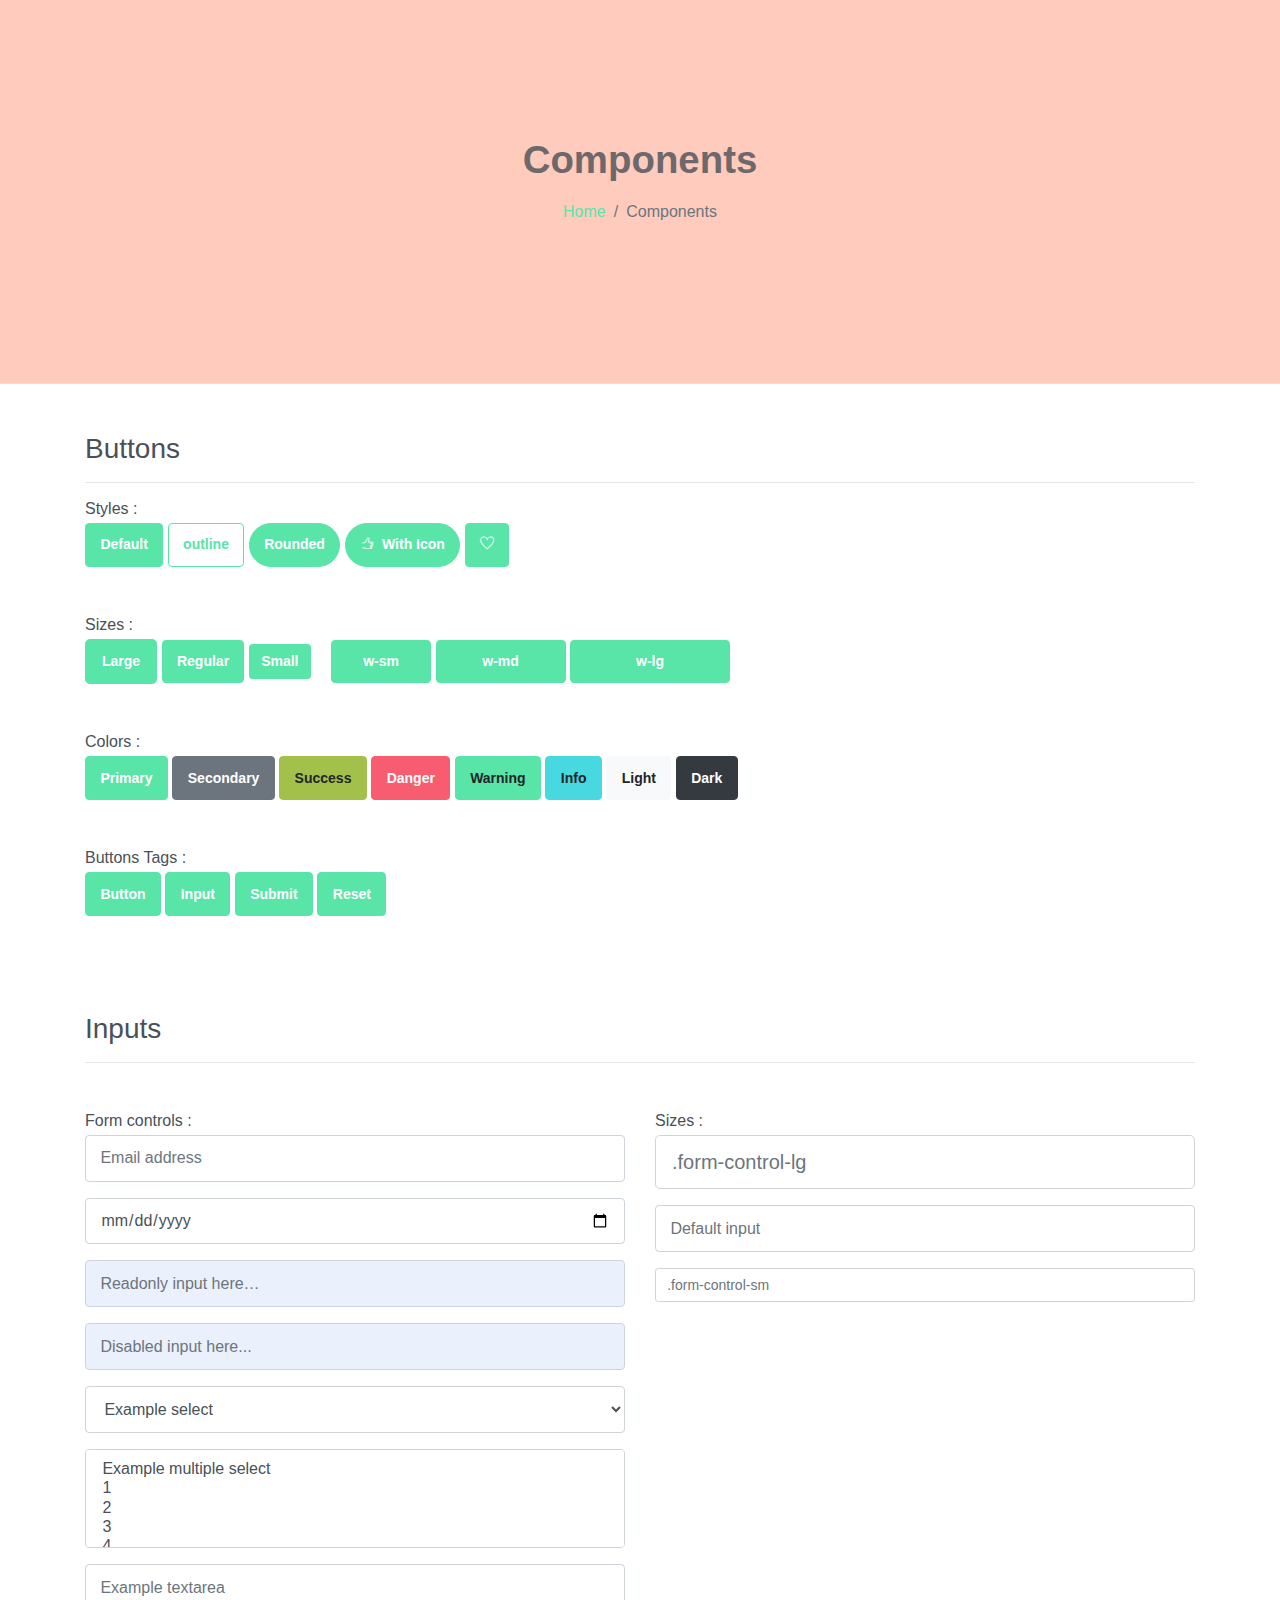
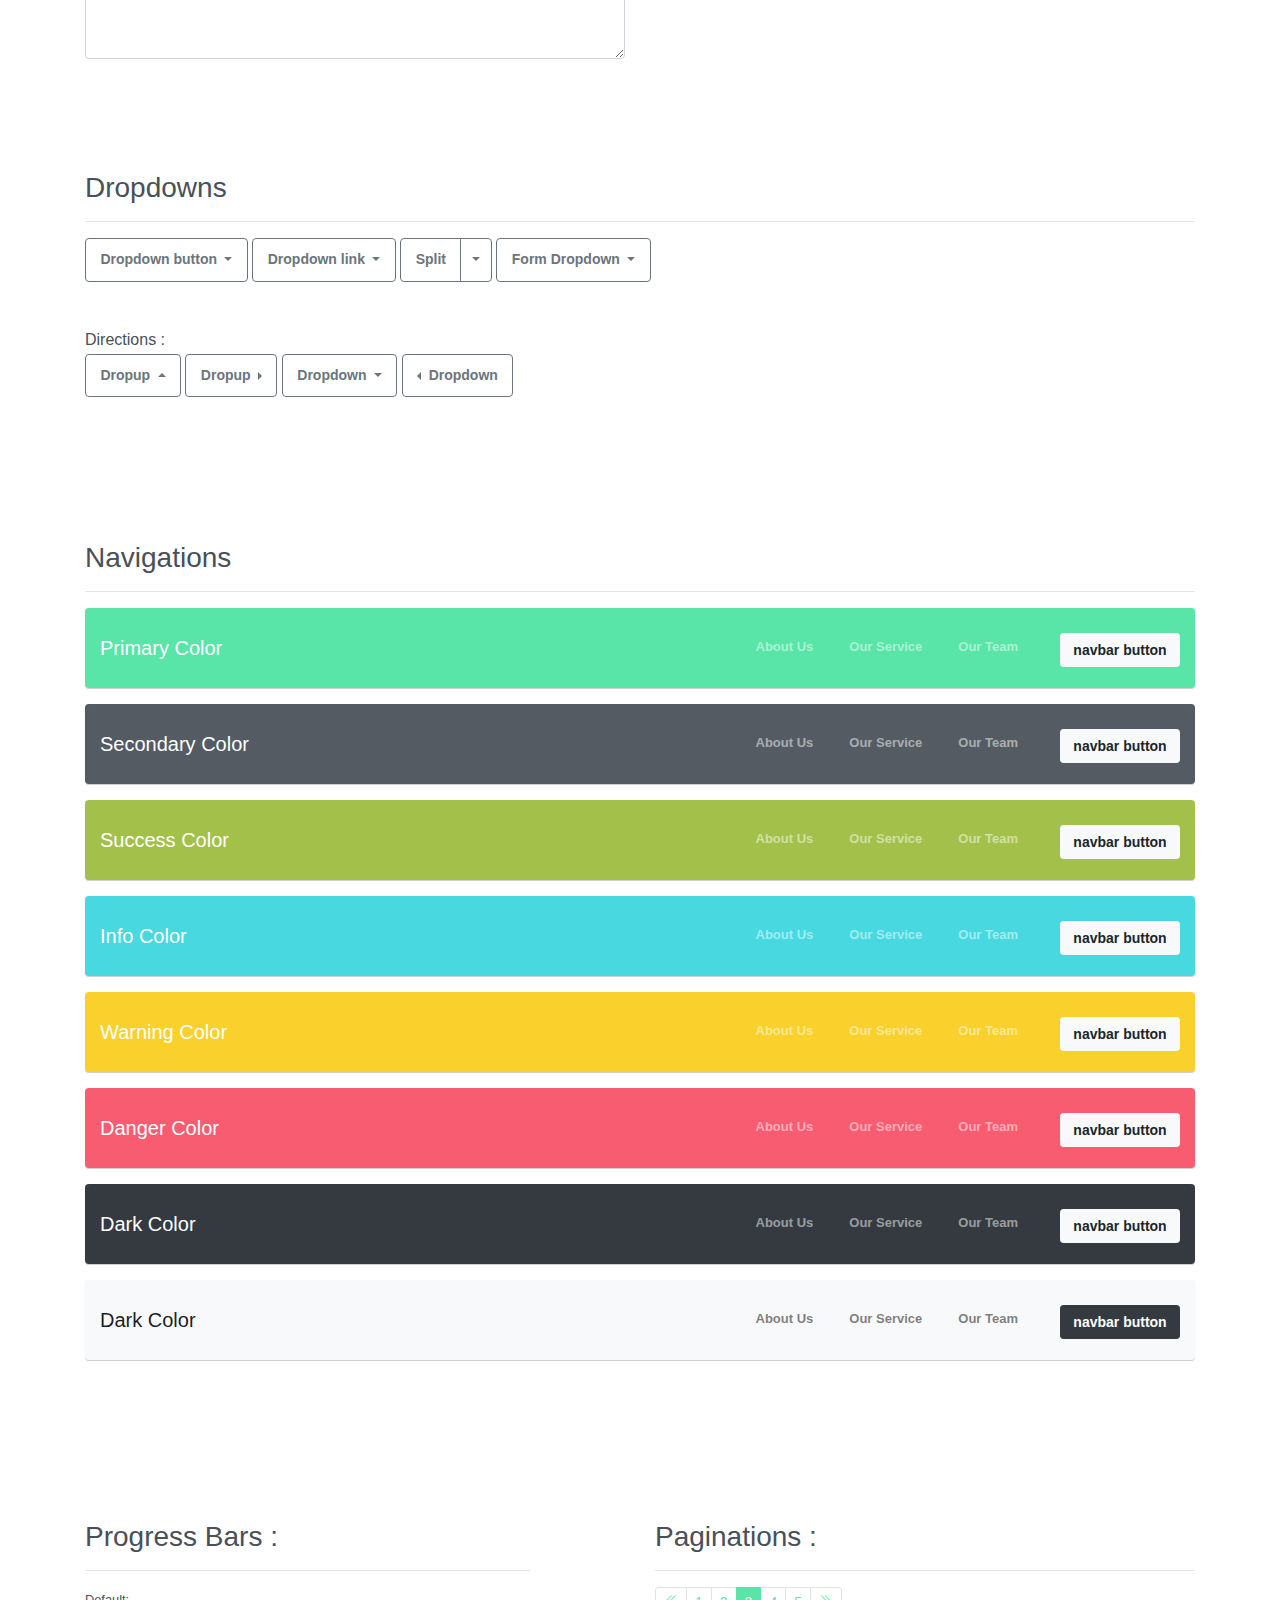
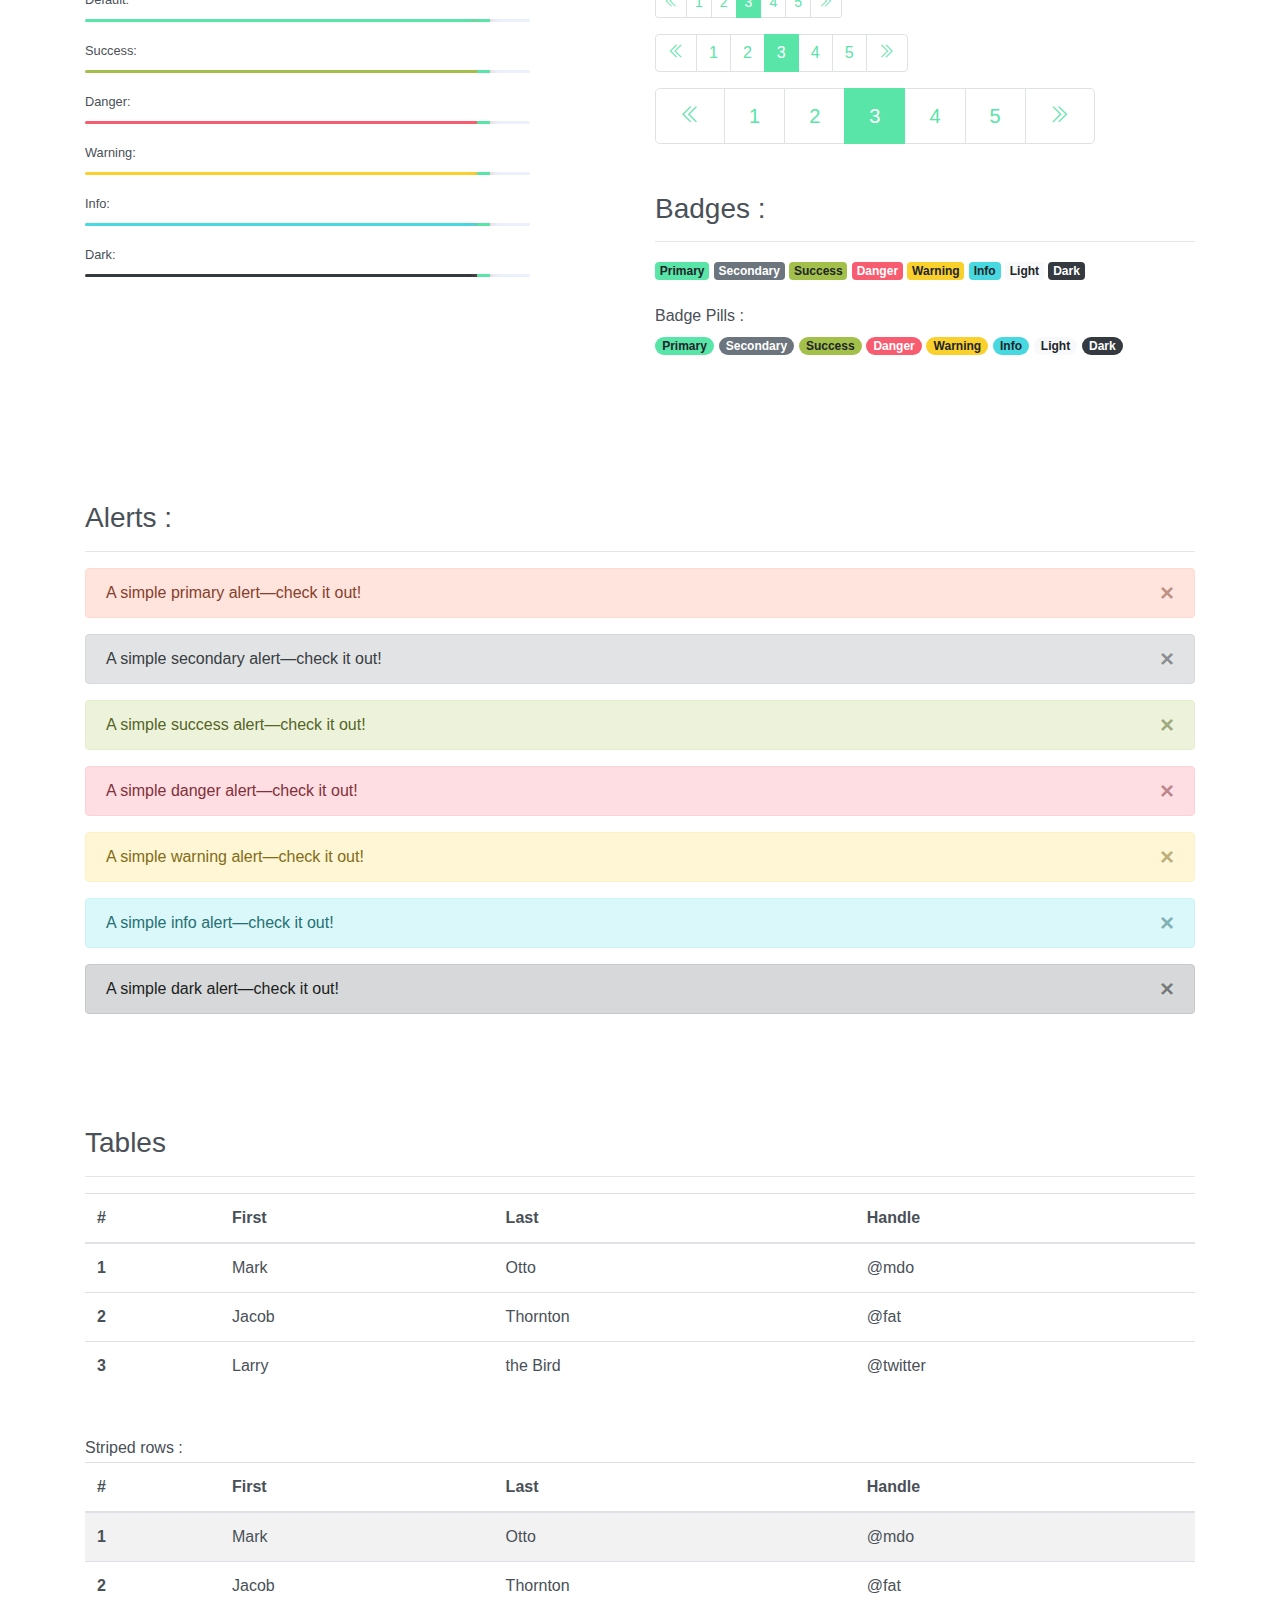
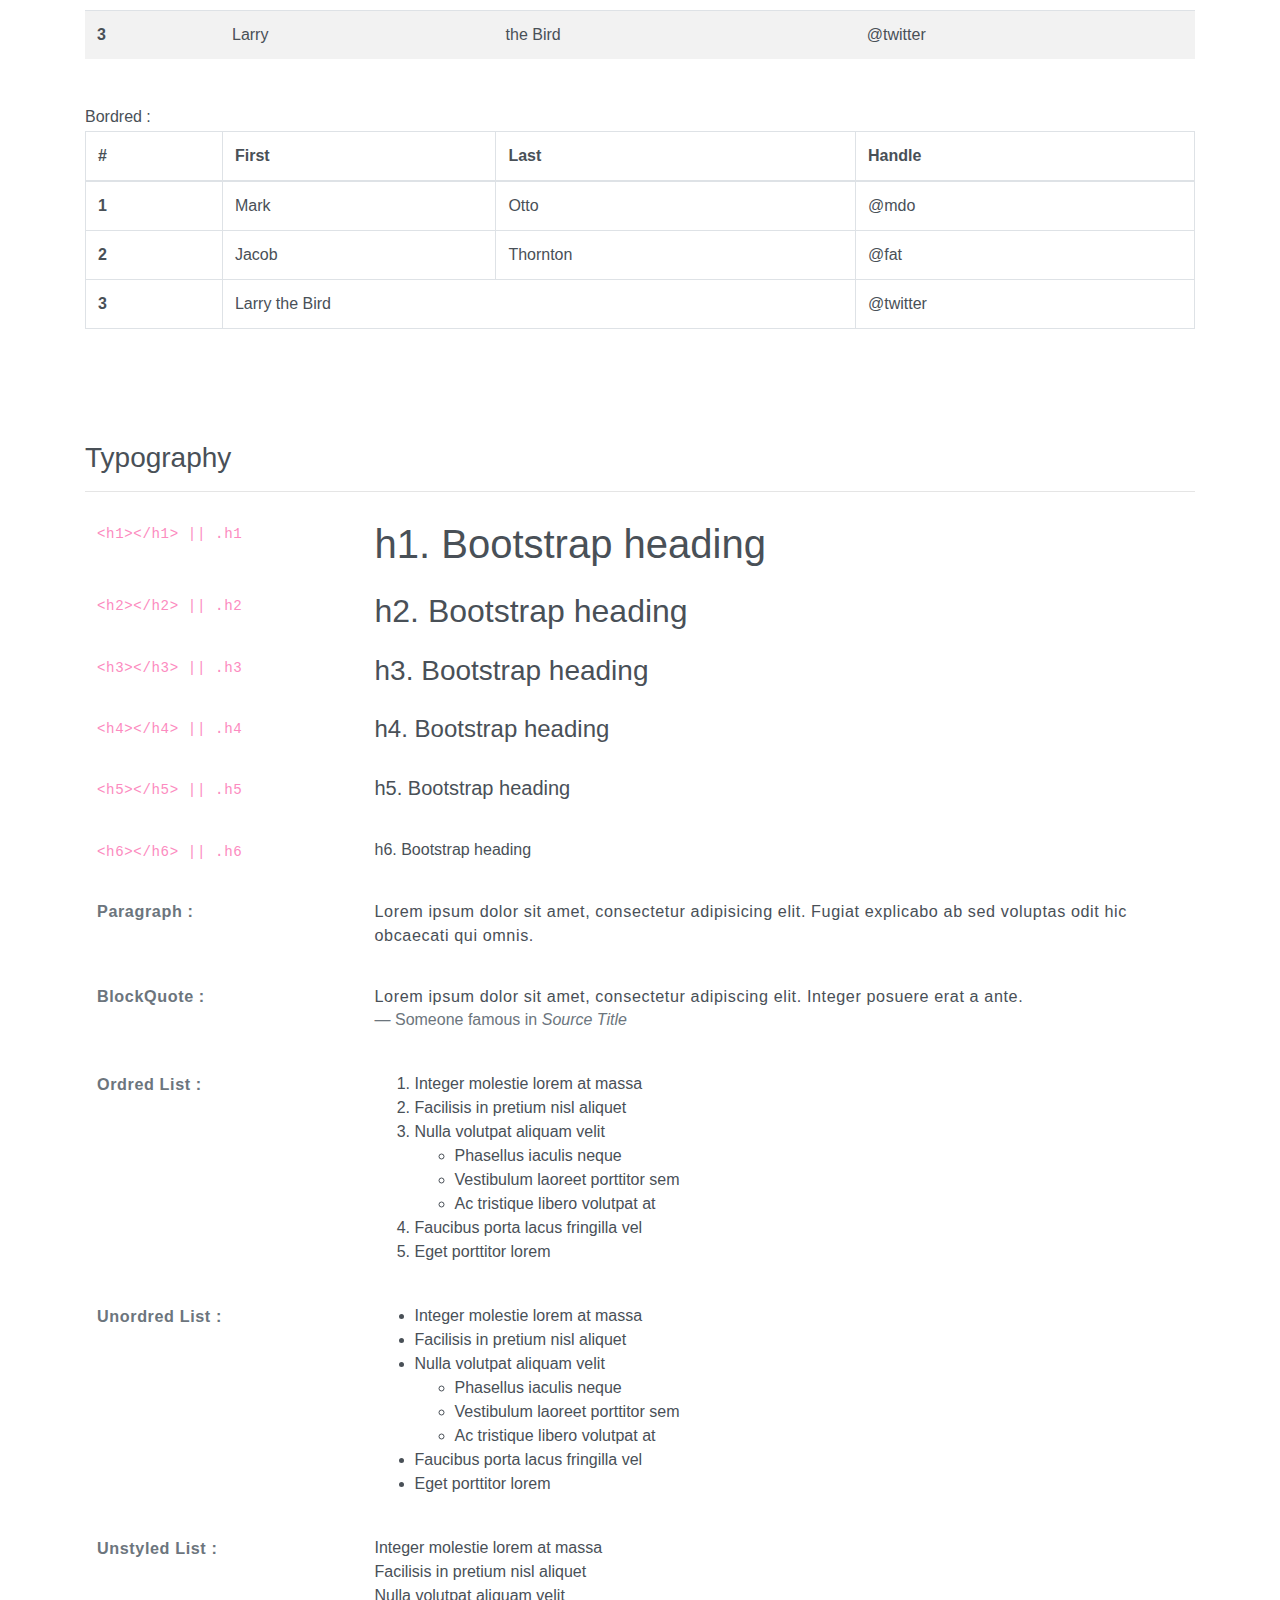
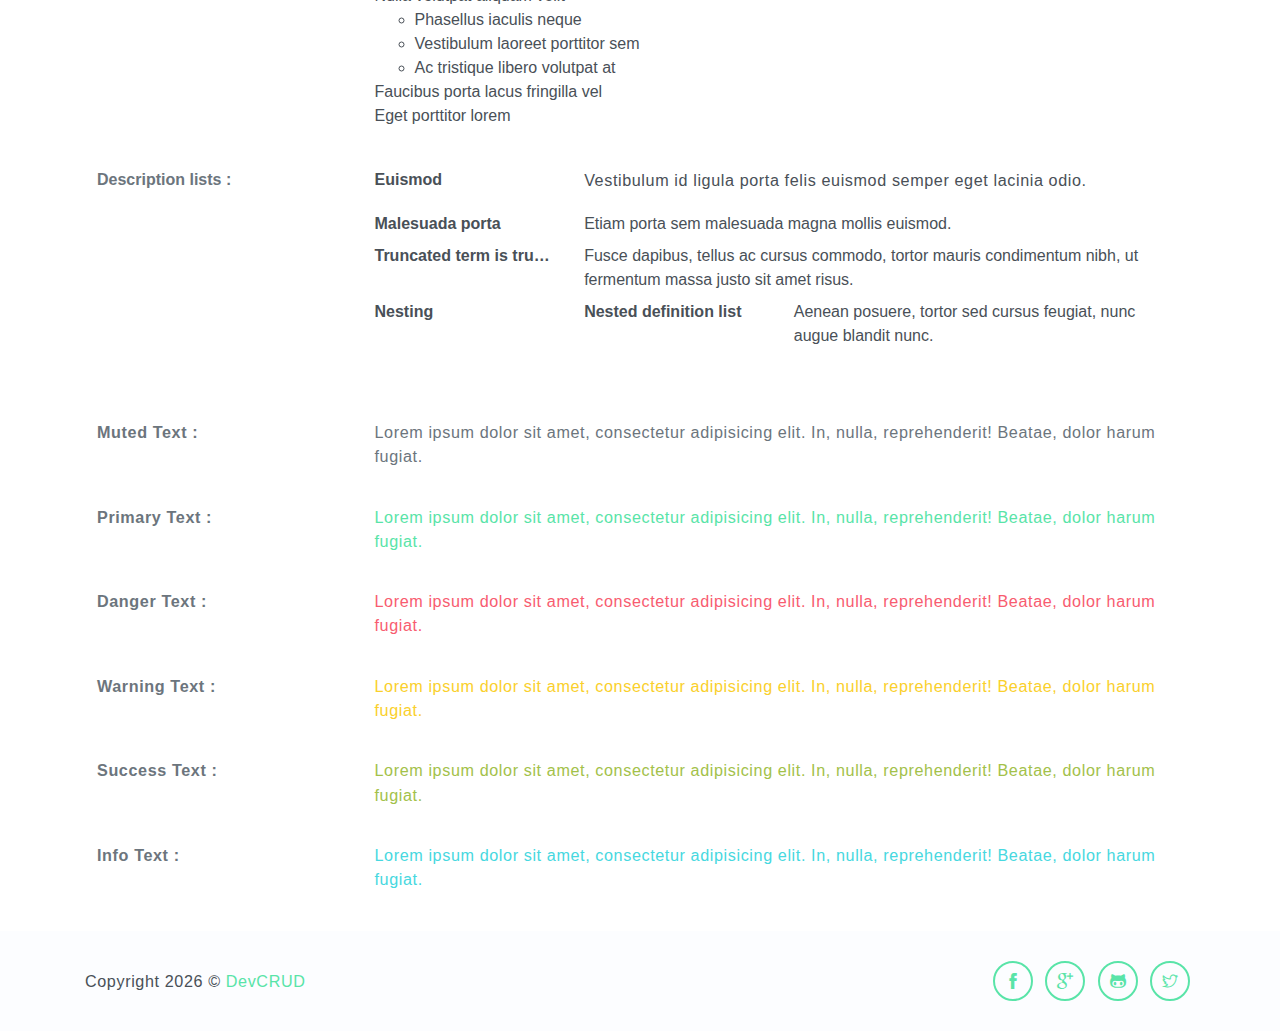
<file: v1..0/components.html>
<!DOCTYPE html>
<html lang="en">
<head>
   <meta charset="utf-8">
   <meta name="viewport" content="width=device-width, initial-scale=1, shrink-to-fit=no">
   <meta name="description" content="Start your development with Steller landing page.">
   <meta name="author" content="Devcrud">
   <title>Steller | Components</title>
   <!-- font icons -->
   <link rel="stylesheet" href="assets/vendors/themify-icons/css/themify-icons.css">
   <!-- Bootstrap + Steller  -->
   <link rel="stylesheet" href="assets/css/steller.css">
</head>
<body>

   <!-- Page Header -->
   <header class="header header-mini"> 
      <div class="header-title">Components</div> 
      <nav aria-label="breadcrumb">
         <ol class="breadcrumb">
            <li class="breadcrumb-item"><a href="/">Home</a></li>
            <li class="breadcrumb-item active" aria-current="page">Components</li>
         </ol>
      </nav>
   </header> <!-- End Of Page Header -->

   <!-- main content -->
   <div class="container">

      <!-- Buttons -->
      <h3 class="mt-5">Buttons</h3>
      <hr>
      <h6 class="section-secondary-title">Styles :</h6>
      <button class="btn btn-primary">Default</button>
      <button class="btn btn-outline-primary">outline</button>
      <button class="btn btn-primary rounded">Rounded</button>
      <button class="btn btn-primary rounded"><i class="ti-thumb-up pr-1"></i> With Icon</button>
      <button class="btn btn-primary circle"><i class="ti-heart"></i></button>

      <h6 class="section-secondary-title mt-5">Sizes :</h6>
      <button class="btn btn-primary btn-lg">Large</button>
      <button class="btn btn-primary ">Regular</button>
      <button class="btn btn-primary btn-sm">Small</button>
      <button class="btn btn-primary w-sm ml-3">w-sm</button>
      <button class="btn btn-primary w-md">w-md</button>
      <button class="btn btn-primary w-lg">w-lg</button>

      <h6 class="section-secondary-title mt-5">Colors :</h6>          
      <button type="button" class="btn btn-primary">Primary</button>
      <button type="button" class="btn btn-secondary">Secondary</button>
      <button type="button" class="btn btn-success">Success</button>
      <button type="button" class="btn btn-danger">Danger</button>
      <button type="button" class="btn btn-warning">Warning</button>
      <button type="button" class="btn btn-info">Info</button>
      <button type="button" class="btn btn-light">Light</button>
      <button type="button" class="btn btn-dark">Dark</button>

      <h6 class="section-secondary-title mt-5">Buttons Tags :</h6>
      <button class="btn btn-primary" type="submit">Button</button>
      <input class="btn btn-primary" type="button" value="Input">
      <input class="btn btn-primary" type="submit" value="Submit">
      <input class="btn btn-primary" type="reset" value="Reset">
      
      <!-- devider -->
      <div class="py-5"></div>

      <!-- Inputs -->
      <h3>Inputs</h3>
      <hr>
      <div class="row mt-5">
         <div class="col-md-6">
            <h6 class="section-secondary-title">Form controls :</h6>        
            <div class="form-group">
               <input type="email" class="form-control" id="exampleFormControlInput1" placeholder="Email address">
            </div>
            <div class="form-group">
               <input type="date" class="form-control" id="exampleFormControlInput1" placeholder="Date">
            </div>
            <div class="form-group">
               <input class="form-control" type="text" placeholder="Readonly input here…" readonly>
            </div>
            <div class="form-group">
               <input class="form-control" id="disabledInput" type="text" placeholder="Disabled input here..." disabled>
            </div>
            <div class="form-group">
               <select class="form-control" id="exampleFormControlSelect1">
                  <option>Example select</option>
                  <option>1</option>
                  <option>2</option>
                  <option>3</option>
                  <option>4</option>
                  <option>5</option>
               </select>
            </div>
            <div class="form-group">
               <select multiple class="form-control" id="exampleFormControlSelect2">
                  <option>Example multiple select</option>
                  <option>1</option>
                  <option>2</option>
                  <option>3</option>
                  <option>4</option>
                  <option>5</option>
               </select>
            </div>
            <div class="form-group">
               <textarea class="form-control" id="exampleFormControlTextarea1" rows="3" placeholder="Example textarea"></textarea>
            </div>
         </div>
         <div class="col-md-6">
            <h6 class="section-secondary-title">Sizes :</h6>    
            <div class="form-group">
               <input class="form-control form-control-lg" type="text" placeholder=".form-control-lg">             
            </div>
            <div class="form-group">
               <input class="form-control" type="text" placeholder="Default input">
            </div>
            <div class="form-group">
               <input class="form-control form-control-sm" type="text" placeholder=".form-control-sm"> 
            </div>
         </div>
      </div> <!-- end of inputs -->   

      <!-- devider -->
      <div class="py-5"></div>             

      <!-- Dropdowns -->
      <h3 class="components-section-title font-weight-normal">Dropdowns</h3>
      <hr>
      <div class="dropdown d-inline-block">
         <button class="btn btn-outline-secondary dropdown-toggle" type="button" id="dropdownMenuButton" data-toggle="dropdown" aria-haspopup="true" aria-expanded="false">
         Dropdown button
         </button>
         <div class="dropdown-menu" aria-labelledby="dropdownMenuButton">
         <a class="dropdown-item" href="#">Action</a>
         <a class="dropdown-item" href="#">Another action</a>
         <a class="dropdown-item" href="#">Something else here</a>
         </div>
      </div>
      <div class="dropdown d-inline-block">
         <a class="btn btn-outline-secondary dropdown-toggle" href="#" role="button" id="dropdownMenuLink" data-toggle="dropdown" aria-haspopup="true" aria-expanded="false">
            Dropdown link
         </a>
         <div class="dropdown-menu" aria-labelledby="dropdownMenuLink">
            <a class="dropdown-item" href="#">Action</a>
            <a class="dropdown-item" href="#">Another action</a>
            <a class="dropdown-item" href="#">Something else here</a>
         </div>
      </div>
      <div class="btn-group">
         <button type="button" class="btn btn-outline-secondary">Split</button>
         <button type="button" class="btn btn-outline-secondary dropdown-toggle dropdown-toggle-split" data-toggle="dropdown" aria-haspopup="true" aria-expanded="false">
         <span class="sr-only">Toggle Dropdown</span>
         </button>
         <div class="dropdown-menu">
            <a class="dropdown-item" href="#">Action</a>
            <a class="dropdown-item" href="#">Another action</a>
            <a class="dropdown-item" href="#">Something else here</a>
            <div class="dropdown-divider"></div>
            <a class="dropdown-item" href="#">Separated link</a>
         </div>
      </div>
      <div class="btn-group">
         <button class="btn btn-outline-secondary dropdown-toggle" type="button" id="dropdownMenuButton" data-toggle="dropdown" aria-haspopup="true" aria-expanded="false">
            Form Dropdown
         </button>
         <div class="dropdown-menu form">
            <form class="px-4 py-3">
               <div class="form-group">
                  <input type="email" class="form-control" id="exampleDropdownFormEmail1" placeholder="email@example.com">
               </div>
               <div class="form-group">
                  <input type="password" class="form-control" id="exampleDropdownFormPassword1" placeholder="Password">
               </div>
               <div class="form-check mb-3">
                  <input type="checkbox" class="form-check-input" id="dropdownCheck">
                  <label class="form-check-label" for="dropdownCheck">
                     Remember me
                  </label>
               </div>
               <button type="submit" class="btn btn-primary btn-block">Sign in</button>
            </form>
            <div class="dropdown-divider"></div>
            <a class="dropdown-item" href="#"><small>New around here? Sign up</small></a>
            <a class="dropdown-item" href="#"><small>Forgot password?</small></a>
         </div>
      </div>       
      <h6 class="section-secondary-title mt-5">Directions :</h6>  
      <div class="btn-group dropup">
         <button type="button" class="btn btn-outline-secondary dropdown-toggle" data-toggle="dropdown" aria-haspopup="true" aria-expanded="false">
            Dropup
         </button>
         <div class="dropdown-menu">
            <a class="dropdown-item" href="#">Action</a>
            <a class="dropdown-item" href="#">Another action</a>
            <a class="dropdown-item" href="#">Something else here</a>
            <div class="dropdown-divider"></div>
            <a class="dropdown-item" href="#">Separated link</a>
         </div>
      </div>
      <div class="btn-group dropright">
         <button type="button" class="btn btn-outline-secondary dropdown-toggle" data-toggle="dropdown" aria-haspopup="true" aria-expanded="false">
            Dropup
         </button>
         <div class="dropdown-menu">
            <a class="dropdown-item" href="#">Action</a>
            <a class="dropdown-item" href="#">Another action</a>
            <a class="dropdown-item" href="#">Something else here</a>
            <div class="dropdown-divider"></div>
            <a class="dropdown-item" href="#">Separated link</a>
         </div>
      </div>
      <div class="btn-group">
         <button type="button" class="btn btn-outline-secondary dropdown-toggle" data-toggle="dropdown" aria-haspopup="true" aria-expanded="false">
            Dropdown
         </button>
         <div class="dropdown-menu">
            <a class="dropdown-item" href="#">Action</a>
            <a class="dropdown-item" href="#">Another action</a>
            <a class="dropdown-item" href="#">Something else here</a>
            <div class="dropdown-divider"></div>
            <a class="dropdown-item" href="#">Separated link</a>
         </div>
      </div>
      <div class="btn-group dropleft">
         <button type="button" class="btn btn-outline-secondary dropdown-toggle" data-toggle="dropdown" aria-haspopup="true" aria-expanded="false">
            Dropdown
         </button>
         <div class="dropdown-menu">
            <a class="dropdown-item" href="#">Action</a>
            <a class="dropdown-item" href="#">Another action</a>
            <a class="dropdown-item" href="#">Something else here</a>
            <div class="dropdown-divider"></div>
            <a class="dropdown-item" href="#">Separated link</a>
         </div>
      </div> <!-- end of Dropdowns -->  

      <!-- devider -->
      <div class="py-5"></div>   

      <!-- navbars -->
      <h3 class="components-section-title font-weight-normal mt-5">Navigations</h3>
      <hr>
      <nav class="navbar navbar-expand-sm navbar-dark bg-primary rounded shadow mb-3">
         <div class="container">
            <a class="navbar-brand" href="#">Primary Color</a>
            <button class="navbar-toggler ml-auto" type="button" data-toggle="collapse" data-target="#navbarSupportedContent" aria-controls="navbarSupportedContent" aria-expanded="false" aria-label="Toggle navigation">
            <span class="navbar-toggler-icon"></span>
            </button>
            <div class="collapse navbar-collapse" id="navbarSupportedContent">
               <ul class="navbar-nav ml-auto"> 
                  <li class="nav-item">
                     <a class="nav-link" href="#about">About Us</a>
                  </li>
                  <li class="nav-item">
                     <a class="nav-link" href="#service">Our Service</a>
                  </li>
                  <li class="nav-item">
                     <a class="nav-link" href="#team">Our Team</a>
                  </li>
                  <li class="nav-item">
                     <a href="#book-table" class="ml-4 mt-1 btn btn-light btn-sm">navbar button</a>
                  </li>
               </ul>                       
            </div>
         </div>
      </nav>
      <nav class="navbar navbar-expand-sm navbar-dark bg-secondary rounded shadow mb-3">
         <div class="container">
            <a class="navbar-brand" href="#">Secondary Color</a>
            <button class="navbar-toggler ml-auto" type="button" data-toggle="collapse" data-target="#navbarSupportedContent" aria-controls="navbarSupportedContent" aria-expanded="false" aria-label="Toggle navigation">
            <span class="navbar-toggler-icon"></span>
            </button>
            <div class="collapse navbar-collapse" id="navbarSupportedContent">
               <ul class="navbar-nav ml-auto"> 
                  <li class="nav-item">
                     <a class="nav-link" href="#about">About Us</a>
                  </li>
                  <li class="nav-item">
                     <a class="nav-link" href="#service">Our Service</a>
                  </li>
                  <li class="nav-item">
                     <a class="nav-link" href="#team">Our Team</a>
                  </li>
                  <li class="nav-item">
                     <a href="#book-table" class="ml-4 mt-1 btn btn-light btn-sm">navbar button</a>
                  </li>
               </ul>                       
            </div>
         </div>
      </nav>
      <nav class="navbar navbar-expand-sm navbar-dark bg-success rounded shadow mb-3">
         <div class="container">
            <a class="navbar-brand" href="#">Success Color</a>
            <button class="navbar-toggler ml-auto" type="button" data-toggle="collapse" data-target="#navbarSupportedContent" aria-controls="navbarSupportedContent" aria-expanded="false" aria-label="Toggle navigation">
            <span class="navbar-toggler-icon"></span>
            </button>
            <div class="collapse navbar-collapse" id="navbarSupportedContent">
               <ul class="navbar-nav ml-auto"> 
                  <li class="nav-item">
                     <a class="nav-link" href="#about">About Us</a>
                  </li>
                  <li class="nav-item">
                     <a class="nav-link" href="#service">Our Service</a>
                  </li>
                  <li class="nav-item">
                     <a class="nav-link" href="#team">Our Team</a>
                  </li>
                  <li class="nav-item">
                     <a href="#book-table" class="ml-4 mt-1 btn btn-light btn-sm">navbar button</a>
                  </li>
               </ul>                       
            </div>
         </div>
      </nav>
      <nav class="navbar navbar-expand-sm navbar-dark bg-info rounded shadow mb-3">
         <div class="container">
            <a class="navbar-brand" href="#">Info Color</a>
            <button class="navbar-toggler ml-auto" type="button" data-toggle="collapse" data-target="#navbarSupportedContent" aria-controls="navbarSupportedContent" aria-expanded="false" aria-label="Toggle navigation">
            <span class="navbar-toggler-icon"></span>
            </button>
            <div class="collapse navbar-collapse" id="navbarSupportedContent">
               <ul class="navbar-nav ml-auto"> 
                  <li class="nav-item">
                     <a class="nav-link" href="#about">About Us</a>
                  </li>
                  <li class="nav-item">
                     <a class="nav-link" href="#service">Our Service</a>
                  </li>
                  <li class="nav-item">
                     <a class="nav-link" href="#team">Our Team</a>
                  </li>
                  <li class="nav-item">
                     <a href="#book-table" class="ml-4 mt-1 btn btn-light btn-sm">navbar button</a>
                  </li>
               </ul>                       
            </div>
         </div>
      </nav>
      <nav class="navbar navbar-expand-sm navbar-dark bg-warning rounded shadow mb-3">
         <div class="container">
            <a class="navbar-brand" href="#">Warning Color</a>
            <button class="navbar-toggler ml-auto" type="button" data-toggle="collapse" data-target="#navbarSupportedContent" aria-controls="navbarSupportedContent" aria-expanded="false" aria-label="Toggle navigation">
            <span class="navbar-toggler-icon"></span>
            </button>
            <div class="collapse navbar-collapse" id="navbarSupportedContent">
               <ul class="navbar-nav ml-auto"> 
                  <li class="nav-item">
                     <a class="nav-link" href="#about">About Us</a>
                  </li>
                  <li class="nav-item">
                     <a class="nav-link" href="#service">Our Service</a>
                  </li>
                  <li class="nav-item">
                     <a class="nav-link" href="#team">Our Team</a>
                  </li>
                  <li class="nav-item">
                     <a href="#book-table" class="ml-4 mt-1 btn btn-light btn-sm">navbar button</a>
                  </li>
               </ul>                       
            </div>
         </div>
      </nav>
      <nav class="navbar navbar-expand-sm navbar-dark bg-danger rounded shadow mb-3">
         <div class="container">
            <a class="navbar-brand" href="#">Danger Color</a>
            <button class="navbar-toggler ml-auto" type="button" data-toggle="collapse" data-target="#navbarSupportedContent" aria-controls="navbarSupportedContent" aria-expanded="false" aria-label="Toggle navigation">
            <span class="navbar-toggler-icon"></span>
            </button>
            <div class="collapse navbar-collapse" id="navbarSupportedContent">
               <ul class="navbar-nav ml-auto"> 
                  <li class="nav-item">
                     <a class="nav-link" href="#about">About Us</a>
                  </li>
                  <li class="nav-item">
                     <a class="nav-link" href="#service">Our Service</a>
                  </li>
                  <li class="nav-item">
                     <a class="nav-link" href="#team">Our Team</a>
                  </li>
                  <li class="nav-item">
                     <a href="#book-table" class="ml-4 mt-1 btn btn-light btn-sm">navbar button</a>
                  </li>
               </ul>                       
            </div>
         </div>
      </nav>
      <nav class="navbar navbar-expand-sm navbar-dark bg-dark rounded shadow mb-3">
         <div class="container">
            <a class="navbar-brand" href="#">Dark Color</a>
            <button class="navbar-toggler ml-auto" type="button" data-toggle="collapse" data-target="#navbarSupportedContent" aria-controls="navbarSupportedContent" aria-expanded="false" aria-label="Toggle navigation">
            <span class="navbar-toggler-icon"></span>
            </button>
            <div class="collapse navbar-collapse" id="navbarSupportedContent">
               <ul class="navbar-nav ml-auto"> 
                  <li class="nav-item">
                     <a class="nav-link" href="#about">About Us</a>
                  </li>
                  <li class="nav-item">
                     <a class="nav-link" href="#service">Our Service</a>
                  </li>
                  <li class="nav-item">
                     <a class="nav-link" href="#team">Our Team</a>
                  </li>
                  <li class="nav-item">
                     <a href="#book-table" class="ml-4 mt-1 btn btn-light btn-sm">navbar button</a>
                  </li>
               </ul>                       
            </div>
         </div>
      </nav>
      <nav class="navbar navbar-expand-sm navbar-light bg-light rounded shadow mb-3">
         <div class="container">
            <a class="navbar-brand" href="#">Dark Color</a>
            <button class="navbar-toggler ml-auto" type="button" data-toggle="collapse" data-target="#navbarSupportedContent" aria-controls="navbarSupportedContent" aria-expanded="false" aria-label="Toggle navigation">
            <span class="navbar-toggler-icon"></span>
            </button>
            <div class="collapse navbar-collapse" id="navbarSupportedContent">
               <ul class="navbar-nav ml-auto"> 
                  <li class="nav-item">
                     <a class="nav-link" href="#about">About Us</a>
                  </li>
                  <li class="nav-item">
                     <a class="nav-link" href="#service">Our Service</a>
                  </li>
                  <li class="nav-item">
                     <a class="nav-link" href="#team">Our Team</a>
                  </li>
                  <li class="nav-item">
                     <a href="#book-table" class="ml-4 mt-1 btn btn-dark btn-sm">navbar button</a>
                  </li>
               </ul>                       
            </div>
         </div>
      </nav>
      <!-- End of navbars -->

      <!-- devider -->
      <div class="py-5"></div>   
      
      <!-- progress bars -->
      <div class="row justify-content-between">
         <div class="col-md-5">
            <h3 class="components-section-title font-weight-normal mt-5">Progress Bars :</h3>
            <hr>
            <small>Default: </small>
            <div class="progress mt-2 mb-3">
               <div class="progress-bar" role="progressbar" style="width: 90%" aria-valuenow="25" aria-valuemin="0" aria-valuemax="100"><span>90%</span></div>
            </div>
            <small>Success:</small>
            <div class="progress mt-2 mb-3">
               <div class="progress-bar bg-success" role="progressbar" style="width: 90%" aria-valuenow="25" aria-valuemin="0" aria-valuemax="100"><span>90%</span></div>
            </div>
            <small>Danger:</small>
            <div class="progress mt-2 mb-3">
               <div class="progress-bar bg-danger" role="progressbar" style="width: 90%" aria-valuenow="25" aria-valuemin="0" aria-valuemax="100"><span>90%</span></div>
            </div>
            <small>Warning:</small>
            <div class="progress mt-2 mb-3">
               <div class="progress-bar bg-warning" role="progressbar" style="width: 90%" aria-valuenow="25" aria-valuemin="0" aria-valuemax="100"><span>90%</span></div>
            </div>
            <small>Info:</small>
            <div class="progress mt-2 mb-3">
               <div class="progress-bar bg-info" role="progressbar" style="width: 90%" aria-valuenow="25" aria-valuemin="0" aria-valuemax="100"><span>90%</span></div>
            </div>
            <small>Dark:</small>
            <div class="progress mt-2 mb-3">
               <div class="progress-bar bg-dark" role="progressbar" style="width: 90%" aria-valuenow="25" aria-valuemin="0" aria-valuemax="100"><span>90%</span></div>
            </div>
         </div>
         <div class="col-md-6">
            <h3 class="components-section-title font-weight-normal mt-5">Paginations :</h3>
            <hr>
            <nav aria-label="Page navigation example">
               <ul class="pagination pagination-sm">
                  <li class="page-item"><a class="page-link" href="#"><i class="ti-angle-double-left"></i></a></li>
                  <li class="page-item"><a class="page-link" href="#">1</a></li>
                  <li class="page-item"><a class="page-link" href="#">2</a></li>
                  <li class="page-item active"><a class="page-link" href="#">3</a></li>
                  <li class="page-item"><a class="page-link" href="#">4</a></li>
                  <li class="page-item"><a class="page-link" href="#">5</a></li>
                  <li class="page-item"><a class="page-link" href="#"><i class="ti-angle-double-right"></i></a></li>
               </ul>
            </nav>
            <nav aria-label="Page navigation example">
               <ul class="pagination">
               <li class="page-item"><a class="page-link" href="#"><i class="ti-angle-double-left"></i></a></li>
                  <li class="page-item"><a class="page-link" href="#">1</a></li>
                  <li class="page-item"><a class="page-link" href="#">2</a></li>
                  <li class="page-item active"><a class="page-link" href="#">3</a></li>
                  <li class="page-item"><a class="page-link" href="#">4</a></li>
                  <li class="page-item"><a class="page-link" href="#">5</a></li>
                  <li class="page-item"><a class="page-link" href="#"><i class="ti-angle-double-right"></i></a></li>
               </ul>
            </nav>
            <nav aria-label="Page navigation example">
               <ul class="pagination pagination-lg">
                  <li class="page-item"><a class="page-link" href="#"><i class="ti-angle-double-left"></i></a></li>
                  <li class="page-item"><a class="page-link" href="#">1</a></li>
                  <li class="page-item"><a class="page-link" href="#">2</a></li>
                  <li class="page-item active"><a class="page-link" href="#">3</a></li>
                  <li class="page-item"><a class="page-link" href="#">4</a></li>
                  <li class="page-item"><a class="page-link" href="#">5</a></li>
                  <li class="page-item"><a class="page-link" href="#"><i class="ti-angle-double-right"></i></a></li>
               </ul>
            </nav>

            <!-- Badges -->
            <h3 class="components-section-title font-weight-normal mt-5">Badges :</h3>
            <hr>
            <span class="badge badge-primary">Primary</span>
            <span class="badge badge-secondary">Secondary</span>
            <span class="badge badge-success">Success</span>
            <span class="badge badge-danger">Danger</span>
            <span class="badge badge-warning">Warning</span>
            <span class="badge badge-info">Info</span>
            <span class="badge badge-light">Light</span>
            <span class="badge badge-dark">Dark</span>
            <h6 class="section-secondary-title mt-4 mb-2">Badge Pills :</h6>
            <span class="badge badge-pill badge-primary">Primary</span>
            <span class="badge badge-pill badge-secondary">Secondary</span>
            <span class="badge badge-pill badge-success">Success</span>
            <span class="badge badge-pill badge-danger">Danger</span>
            <span class="badge badge-pill badge-warning">Warning</span>
            <span class="badge badge-pill badge-info">Info</span>
            <span class="badge badge-pill badge-light">Light</span>
            <span class="badge badge-pill badge-dark">Dark</span>
         </div>
      </div> <!-- End of Progress bars -->

      <!-- devider -->
      <div class="py-5"></div>  

      <!-- Alerts -->
      <h3 class="components-section-title font-weight-normal mt-5">Alerts :</h3>
      <hr>
      <div class="alert alert-primary alert-dismissible fade show" role="alert">
         A simple primary alert—check it out!
         <button type="button" class="close" data-dismiss="alert" aria-label="Close">
            <span aria-hidden="true">&times;</span>
         </button>
      </div>
      <div class="alert alert-secondary alert-dismissible fade show" role="alert">
         A simple secondary alert—check it out!
         <button type="button" class="close" data-dismiss="alert" aria-label="Close">
            <span aria-hidden="true">&times;</span>
         </button>
      </div>
      <div class="alert alert-success alert-dismissible fade show" role="alert">
         A simple success alert—check it out!
         <button type="button" class="close" data-dismiss="alert" aria-label="Close">
            <span aria-hidden="true">&times;</span>
         </button>
      </div>
      <div class="alert alert-danger alert-dismissible fade show" role="alert">
         A simple danger alert—check it out!
         <button type="button" class="close" data-dismiss="alert" aria-label="Close">
            <span aria-hidden="true">&times;</span>
         </button>
      </div>
      <div class="alert alert-warning alert-dismissible fade show" role="alert">
         A simple warning alert—check it out!
         <button type="button" class="close" data-dismiss="alert" aria-label="Close">
            <span aria-hidden="true">&times;</span>
         </button>
      </div>
      <div class="alert alert-info alert-dismissible fade show" role="alert">
         A simple info alert—check it out!
         <button type="button" class="close" data-dismiss="alert" aria-label="Close">
            <span aria-hidden="true">&times;</span>
         </button>
      </div>
      <div class="alert alert-dark alert-dismissible fade show" role="alert">
         A simple dark alert—check it out!
         <button type="button" class="close" data-dismiss="alert" aria-label="Close">
            <span aria-hidden="true">&times;</span>
         </button>
      </div>
      <!-- end of alerts -->

      <!-- devider -->
      <div class="py-5"></div> 
   
      <!-- tables -->
      <h3 class="components-section-title">Tables</h3>
      <hr>
      <table class="table">
         <thead>
            <tr>
               <th scope="col">#</th>
               <th scope="col">First</th>
               <th scope="col">Last</th>
               <th scope="col">Handle</th>
            </tr>
         </thead>
         <tbody>
            <tr>
               <th scope="row">1</th>
               <td>Mark</td>
               <td>Otto</td>
               <td>@mdo</td>
            </tr>
            <tr>
               <th scope="row">2</th>
               <td>Jacob</td>
               <td>Thornton</td>
               <td>@fat</td>
            </tr>
            <tr>
               <th scope="row">3</th>
               <td>Larry</td>
               <td>the Bird</td>
               <td>@twitter</td>
            </tr>
         </tbody>
      </table>

      <h6 class="section-secondary-title mt-5">Striped rows :</h6>
      <table class="table table-striped">
         <thead>
            <tr>
               <th scope="col">#</th>
               <th scope="col">First</th>
               <th scope="col">Last</th>
               <th scope="col">Handle</th>
            </tr>
         </thead>
         <tbody>
            <tr>
               <th scope="row">1</th>
               <td>Mark</td>
               <td>Otto</td>
               <td>@mdo</td>
            </tr>
            <tr>
               <th scope="row">2</th>
               <td>Jacob</td>
               <td>Thornton</td>
               <td>@fat</td>
            </tr>
            <tr>
               <th scope="row">3</th>
               <td>Larry</td>
               <td>the Bird</td>
               <td>@twitter</td>
            </tr>
         </tbody>
      </table>

      <h6 class="section-secondary-title mt-5">Bordred :</h6>
      <table class="table table-bordered">
         <thead>
            <tr>
               <th scope="col">#</th>
               <th scope="col">First</th>
               <th scope="col">Last</th>
               <th scope="col">Handle</th>
            </tr>
         </thead>
         <tbody>
            <tr>
               <th scope="row">1</th>
               <td>Mark</td>
               <td>Otto</td>
               <td>@mdo</td>
            </tr>
            <tr>
               <th scope="row">2</th>
               <td>Jacob</td>
               <td>Thornton</td>
               <td>@fat</td>
            </tr>
            <tr>
               <th scope="row">3</th>
               <td colspan="2">Larry the Bird</td>
               <td>@twitter</td>
            </tr>
         </tbody>
      </table>
      <!-- end of tables -->

      <!-- devider -->
      <div class="py-5"></div> 

      <!-- typography -->
      <h3 class="components-section-title">Typography</h3>
      <hr>
     
      <table class="table table-borderless v-align-center">
         <tbody>
            <tr>
               <td>
                  <p><code class="highlighter-rouge">&lt;h1&gt;&lt;/h1&gt; || .h1</code></p>
               </td>
               <td class="w-75"><span class="h1">h1. Bootstrap heading</span></td>
            </tr>
            <tr>
               <td>
                  <p><code class="highlighter-rouge">&lt;h2&gt;&lt;/h2&gt; || .h2</code></p>
               </td>
               <td><span class="h2">h2. Bootstrap heading</span></td>
            </tr>
            <tr>
               <td>
                  <p><code class="highlighter-rouge">&lt;h3&gt;&lt;/h3&gt; || .h3</code></p>
               </td>
               <td><span class="h3">h3. Bootstrap heading</span></td>
            </tr>
            <tr>
               <td>
                  <p><code class="highlighter-rouge">&lt;h4&gt;&lt;/h4&gt; || .h4</code></p>
               </td>
               <td><span class="h4">h4. Bootstrap heading</span></td>
            </tr>
            <tr>
               <td>
                  <p><code class="highlighter-rouge">&lt;h5&gt;&lt;/h5&gt; || .h5</code></p>
               </td>
               <td><span class="h5">h5. Bootstrap heading</span></td>
            </tr>
            <tr>
               <td>
                  <p><code class="highlighter-rouge">&lt;h6&gt;&lt;/h6&gt; || .h6</code></p>
               </td>
               <td><span class="h6">h6. Bootstrap heading</span></td>
            </tr>
            <tr>
               <td>
                  <p class="font-weight-bold text-muted">Paragraph :</p>
               </td>
               <td><p>Lorem ipsum dolor sit amet, consectetur adipisicing elit. Fugiat explicabo ab sed voluptas odit hic obcaecati qui omnis.</p></td>
            </tr>
            <tr>
               <td>
                  <p class="font-weight-bold text-muted">BlockQuote :</p>
               </td>
               <td>
                  <blockquote class="blockquote">
                     <p class="mb-0">Lorem ipsum dolor sit amet, consectetur adipiscing elit. Integer posuere erat a ante.</p>
                     <footer class="blockquote-footer">Someone famous in <cite title="Source Title">Source Title</cite></footer>
                  </blockquote>
               </td>
            </tr>

            <tr>
               <td><p class="font-weight-bold text-muted">Ordred List :</p></td>
               <td>
                  <ol>
                     <li>Integer molestie lorem at massa</li>
                     <li>Facilisis in pretium nisl aliquet</li>
                     <li>Nulla volutpat aliquam velit
                        <ul>
                           <li>Phasellus iaculis neque</li>
                           <li>Vestibulum laoreet porttitor sem</li>
                           <li>Ac tristique libero volutpat at</li>
                        </ul>
                     </li>
                     <li>Faucibus porta lacus fringilla vel</li>
                     <li>Eget porttitor lorem</li>
                  </ol>
               </td>
            </tr>
            <tr>
               <td><p class="font-weight-bold text-muted">Unordred List :</p></td>
               <td>
                  <ul >
                     <li>Integer molestie lorem at massa</li>
                     <li>Facilisis in pretium nisl aliquet</li>
                     <li>Nulla volutpat aliquam velit
                        <ul>
                           <li>Phasellus iaculis neque</li>
                           <li>Vestibulum laoreet porttitor sem</li>
                           <li>Ac tristique libero volutpat at</li>
                        </ul>
                     </li>
                     <li>Faucibus porta lacus fringilla vel</li>
                     <li>Eget porttitor lorem</li>
                  </ul>
               </td>
            </tr>
            <tr>
               <td><p class="font-weight-bold text-muted">Unstyled List :</p></td>
               <td>
                  <ul class="list-unstyled">
                     <li>Integer molestie lorem at massa</li>
                     <li>Facilisis in pretium nisl aliquet</li>
                     <li>Nulla volutpat aliquam velit
                        <ul>
                           <li>Phasellus iaculis neque</li>
                           <li>Vestibulum laoreet porttitor sem</li>
                           <li>Ac tristique libero volutpat at</li>
                        </ul>
                     </li>
                     <li>Faucibus porta lacus fringilla vel</li>
                     <li>Eget porttitor lorem</li>
                  </ul>
               </td>
            </tr>
            <tr>
               <td class="font-weight-bold text-muted">Description lists : </td>
               <td>
                  <dl class="row">
                     <dt class="col-sm-3">Euismod</dt>
                     <dd class="col-sm-9">
                        <p>Vestibulum id ligula porta felis euismod semper eget lacinia odio.</p>
                     </dd>

                     <dt class="col-sm-3">Malesuada porta</dt>
                     <dd class="col-sm-9">Etiam porta sem malesuada magna mollis euismod.</dd>

                     <dt class="col-sm-3 text-truncate">Truncated term is truncated</dt>
                     <dd class="col-sm-9">Fusce dapibus, tellus ac cursus commodo, tortor mauris condimentum nibh, ut fermentum massa justo sit amet risus.</dd>

                     <dt class="col-sm-3">Nesting</dt>
                     <dd class="col-sm-9">
                        <dl class="row">
                           <dt class="col-sm-4">Nested definition list</dt>
                           <dd class="col-sm-8">Aenean posuere, tortor sed cursus feugiat, nunc augue blandit nunc.</dd>
                        </dl>
                     </dd>
                  </dl>
               </td>
            </tr>
            <tr>
               <td>
                  <p class="font-weight-bold text-muted">Muted Text :</p>
               </td>
               <td>
                  <p class="text-muted">Lorem ipsum dolor sit amet, consectetur adipisicing elit. In, nulla, reprehenderit! Beatae, dolor harum fugiat.</p>
               </td>
            </tr>
            <tr>
               <td>
                  <p class="font-weight-bold text-muted">Primary Text :</p>
               </td>
               <td>
                  <p class="text-primary">Lorem ipsum dolor sit amet, consectetur adipisicing elit. In, nulla, reprehenderit! Beatae, dolor harum fugiat.</p>
               </td>
            </tr>
            <tr>
               <td>
                  <p class="font-weight-bold text-muted">Danger Text :</p>
               </td>
               <td>
                  <p class="text-danger">Lorem ipsum dolor sit amet, consectetur adipisicing elit. In, nulla, reprehenderit! Beatae, dolor harum fugiat.</p>
               </td>
            </tr>
            <tr>
               <td>
                  <p class="font-weight-bold text-muted">Warning Text :</p>
               </td>
               <td>
                  <p class="text-warning">Lorem ipsum dolor sit amet, consectetur adipisicing elit. In, nulla, reprehenderit! Beatae, dolor harum fugiat.</p>
               </td>
            </tr>
            <tr>
               <td>
                  <p class="font-weight-bold text-muted">Success Text :</p>
               </td>
               <td>
                  <p class="text-success">Lorem ipsum dolor sit amet, consectetur adipisicing elit. In, nulla, reprehenderit! Beatae, dolor harum fugiat.</p>
               </td>
            </tr>
            <tr>
               <td>
                  <p class="font-weight-bold text-muted">Info Text :</p>
               </td>
               <td>
                  <p class="text-info">Lorem ipsum dolor sit amet, consectetur adipisicing elit. In, nulla, reprehenderit! Beatae, dolor harum fugiat.</p>
               </td>
            </tr>
         </tbody>
      </table>
   </div>
   <!-- end of typography -->

   <!-- Page Footer -->
    <footer class="page-footer">
        <div class="container">
            <div class="row align-items-center">
                <div class="col-sm-6">
                    <p>Copyright <script>document.write(new Date().getFullYear())</script> &copy; <a href="http://www.devcrud.com" target="_blank">DevCRUD</a></p>
                </div>
                <div class="col-sm-6">
                    <div class="socials">
                        <a class="social-item" href="javascript:void(0)"><i class="ti-facebook"></i></a>
                        <a class="social-item" href="javascript:void(0)"><i class="ti-google"></i></a>
                        <a class="social-item" href="javascript:void(0)"><i class="ti-github"></i></a>
                        <a class="social-item" href="javascript:void(0)"><i class="ti-twitter"></i></a>
                    </div>
                </div>
            </div>
        </div>
    </footer> 
    <!-- End of page footer -->
   
   <!-- core  -->
    <script src="assets/vendors/jquery/jquery-3.4.1.js"></script>
   <script src="assets/vendors/bootstrap/bootstrap.bundle.js"></script>

    <!-- steller js -->
    <script src="assets/js/steller.js"></script>

</body>
</html>
</file>
<file: v1..0/assets/vendors/themify-icons/css/themify-icons.css>
@font-face {
	font-family: 'themify';
	src:url("../fonts/themify.eot?-fvbane");
	src:url("../fonts/themify.eot?#iefix-fvbane") format("embedded-opentype"),
		url("../fonts/themify.woff?-fvbane") format("woff"),
		url("../fonts/themify.ttf?-fvbane") format("truetype"),
		url("../fonts/themify.svg?-fvbane#themify") format("svg");
	font-weight: normal;
	font-style: normal;
}

[class^="ti-"], [class*=" ti-"] {
	font-family: 'themify';
	speak: none;
	font-style: normal;
	font-weight: normal;
	font-variant: normal;
	text-transform: none;
	line-height: 1;

	/* Better Font Rendering =========== */
	-webkit-font-smoothing: antialiased;
	-moz-osx-font-smoothing: grayscale;
}

.ti-wand:before {
	content: "\e600";
}
.ti-volume:before {
	content: "\e601";
}
.ti-user:before {
	content: "\e602";
}
.ti-unlock:before {
	content: "\e603";
}
.ti-unlink:before {
	content: "\e604";
}
.ti-trash:before {
	content: "\e605";
}
.ti-thought:before {
	content: "\e606";
}
.ti-target:before {
	content: "\e607";
}
.ti-tag:before {
	content: "\e608";
}
.ti-tablet:before {
	content: "\e609";
}
.ti-star:before {
	content: "\e60a";
}
.ti-spray:before {
	content: "\e60b";
}
.ti-signal:before {
	content: "\e60c";
}
.ti-shopping-cart:before {
	content: "\e60d";
}
.ti-shopping-cart-full:before {
	content: "\e60e";
}
.ti-settings:before {
	content: "\e60f";
}
.ti-search:before {
	content: "\e610";
}
.ti-zoom-in:before {
	content: "\e611";
}
.ti-zoom-out:before {
	content: "\e612";
}
.ti-cut:before {
	content: "\e613";
}
.ti-ruler:before {
	content: "\e614";
}
.ti-ruler-pencil:before {
	content: "\e615";
}
.ti-ruler-alt:before {
	content: "\e616";
}
.ti-bookmark:before {
	content: "\e617";
}
.ti-bookmark-alt:before {
	content: "\e618";
}
.ti-reload:before {
	content: "\e619";
}
.ti-plus:before {
	content: "\e61a";
}
.ti-pin:before {
	content: "\e61b";
}
.ti-pencil:before {
	content: "\e61c";
}
.ti-pencil-alt:before {
	content: "\e61d";
}
.ti-paint-roller:before {
	content: "\e61e";
}
.ti-paint-bucket:before {
	content: "\e61f";
}
.ti-na:before {
	content: "\e620";
}
.ti-mobile:before {
	content: "\e621";
}
.ti-minus:before {
	content: "\e622";
}
.ti-medall:before {
	content: "\e623";
}
.ti-medall-alt:before {
	content: "\e624";
}
.ti-marker:before {
	content: "\e625";
}
.ti-marker-alt:before {
	content: "\e626";
}
.ti-arrow-up:before {
	content: "\e627";
}
.ti-arrow-right:before {
	content: "\e628";
}
.ti-arrow-left:before {
	content: "\e629";
}
.ti-arrow-down:before {
	content: "\e62a";
}
.ti-lock:before {
	content: "\e62b";
}
.ti-location-arrow:before {
	content: "\e62c";
}
.ti-link:before {
	content: "\e62d";
}
.ti-layout:before {
	content: "\e62e";
}
.ti-layers:before {
	content: "\e62f";
}
.ti-layers-alt:before {
	content: "\e630";
}
.ti-key:before {
	content: "\e631";
}
.ti-import:before {
	content: "\e632";
}
.ti-image:before {
	content: "\e633";
}
.ti-heart:before {
	content: "\e634";
}
.ti-heart-broken:before {
	content: "\e635";
}
.ti-hand-stop:before {
	content: "\e636";
}
.ti-hand-open:before {
	content: "\e637";
}
.ti-hand-drag:before {
	content: "\e638";
}
.ti-folder:before {
	content: "\e639";
}
.ti-flag:before {
	content: "\e63a";
}
.ti-flag-alt:before {
	content: "\e63b";
}
.ti-flag-alt-2:before {
	content: "\e63c";
}
.ti-eye:before {
	content: "\e63d";
}
.ti-export:before {
	content: "\e63e";
}
.ti-exchange-vertical:before {
	content: "\e63f";
}
.ti-desktop:before {
	content: "\e640";
}
.ti-cup:before {
	content: "\e641";
}
.ti-crown:before {
	content: "\e642";
}
.ti-comments:before {
	content: "\e643";
}
.ti-comment:before {
	content: "\e644";
}
.ti-comment-alt:before {
	content: "\e645";
}
.ti-close:before {
	content: "\e646";
}
.ti-clip:before {
	content: "\e647";
}
.ti-angle-up:before {
	content: "\e648";
}
.ti-angle-right:before {
	content: "\e649";
}
.ti-angle-left:before {
	content: "\e64a";
}
.ti-angle-down:before {
	content: "\e64b";
}
.ti-check:before {
	content: "\e64c";
}
.ti-check-box:before {
	content: "\e64d";
}
.ti-camera:before {
	content: "\e64e";
}
.ti-announcement:before {
	content: "\e64f";
}
.ti-brush:before {
	content: "\e650";
}
.ti-briefcase:before {
	content: "\e651";
}
.ti-bolt:before {
	content: "\e652";
}
.ti-bolt-alt:before {
	content: "\e653";
}
.ti-blackboard:before {
	content: "\e654";
}
.ti-bag:before {
	content: "\e655";
}
.ti-move:before {
	content: "\e656";
}
.ti-arrows-vertical:before {
	content: "\e657";
}
.ti-arrows-horizontal:before {
	content: "\e658";
}
.ti-fullscreen:before {
	content: "\e659";
}
.ti-arrow-top-right:before {
	content: "\e65a";
}
.ti-arrow-top-left:before {
	content: "\e65b";
}
.ti-arrow-circle-up:before {
	content: "\e65c";
}
.ti-arrow-circle-right:before {
	content: "\e65d";
}
.ti-arrow-circle-left:before {
	content: "\e65e";
}
.ti-arrow-circle-down:before {
	content: "\e65f";
}
.ti-angle-double-up:before {
	content: "\e660";
}
.ti-angle-double-right:before {
	content: "\e661";
}
.ti-angle-double-left:before {
	content: "\e662";
}
.ti-angle-double-down:before {
	content: "\e663";
}
.ti-zip:before {
	content: "\e664";
}
.ti-world:before {
	content: "\e665";
}
.ti-wheelchair:before {
	content: "\e666";
}
.ti-view-list:before {
	content: "\e667";
}
.ti-view-list-alt:before {
	content: "\e668";
}
.ti-view-grid:before {
	content: "\e669";
}
.ti-uppercase:before {
	content: "\e66a";
}
.ti-upload:before {
	content: "\e66b";
}
.ti-underline:before {
	content: "\e66c";
}
.ti-truck:before {
	content: "\e66d";
}
.ti-timer:before {
	content: "\e66e";
}
.ti-ticket:before {
	content: "\e66f";
}
.ti-thumb-up:before {
	content: "\e670";
}
.ti-thumb-down:before {
	content: "\e671";
}
.ti-text:before {
	content: "\e672";
}
.ti-stats-up:before {
	content: "\e673";
}
.ti-stats-down:before {
	content: "\e674";
}
.ti-split-v:before {
	content: "\e675";
}
.ti-split-h:before {
	content: "\e676";
}
.ti-smallcap:before {
	content: "\e677";
}
.ti-shine:before {
	content: "\e678";
}
.ti-shift-right:before {
	content: "\e679";
}
.ti-shift-left:before {
	content: "\e67a";
}
.ti-shield:before {
	content: "\e67b";
}
.ti-notepad:before {
	content: "\e67c";
}
.ti-server:before {
	content: "\e67d";
}
.ti-quote-right:before {
	content: "\e67e";
}
.ti-quote-left:before {
	content: "\e67f";
}
.ti-pulse:before {
	content: "\e680";
}
.ti-printer:before {
	content: "\e681";
}
.ti-power-off:before {
	content: "\e682";
}
.ti-plug:before {
	content: "\e683";
}
.ti-pie-chart:before {
	content: "\e684";
}
.ti-paragraph:before {
	content: "\e685";
}
.ti-panel:before {
	content: "\e686";
}
.ti-package:before {
	content: "\e687";
}
.ti-music:before {
	content: "\e688";
}
.ti-music-alt:before {
	content: "\e689";
}
.ti-mouse:before {
	content: "\e68a";
}
.ti-mouse-alt:before {
	content: "\e68b";
}
.ti-money:before {
	content: "\e68c";
}
.ti-microphone:before {
	content: "\e68d";
}
.ti-menu:before {
	content: "\e68e";
}
.ti-menu-alt:before {
	content: "\e68f";
}
.ti-map:before {
	content: "\e690";
}
.ti-map-alt:before {
	content: "\e691";
}
.ti-loop:before {
	content: "\e692";
}
.ti-location-pin:before {
	content: "\e693";
}
.ti-list:before {
	content: "\e694";
}
.ti-light-bulb:before {
	content: "\e695";
}
.ti-Italic:before {
	content: "\e696";
}
.ti-info:before {
	content: "\e697";
}
.ti-infinite:before {
	content: "\e698";
}
.ti-id-badge:before {
	content: "\e699";
}
.ti-hummer:before {
	content: "\e69a";
}
.ti-home:before {
	content: "\e69b";
}
.ti-help:before {
	content: "\e69c";
}
.ti-headphone:before {
	content: "\e69d";
}
.ti-harddrives:before {
	content: "\e69e";
}
.ti-harddrive:before {
	content: "\e69f";
}
.ti-gift:before {
	content: "\e6a0";
}
.ti-game:before {
	content: "\e6a1";
}
.ti-filter:before {
	content: "\e6a2";
}
.ti-files:before {
	content: "\e6a3";
}
.ti-file:before {
	content: "\e6a4";
}
.ti-eraser:before {
	content: "\e6a5";
}
.ti-envelope:before {
	content: "\e6a6";
}
.ti-download:before {
	content: "\e6a7";
}
.ti-direction:before {
	content: "\e6a8";
}
.ti-direction-alt:before {
	content: "\e6a9";
}
.ti-dashboard:before {
	content: "\e6aa";
}
.ti-control-stop:before {
	content: "\e6ab";
}
.ti-control-shuffle:before {
	content: "\e6ac";
}
.ti-control-play:before {
	content: "\e6ad";
}
.ti-control-pause:before {
	content: "\e6ae";
}
.ti-control-forward:before {
	content: "\e6af";
}
.ti-control-backward:before {
	content: "\e6b0";
}
.ti-cloud:before {
	content: "\e6b1";
}
.ti-cloud-up:before {
	content: "\e6b2";
}
.ti-cloud-down:before {
	content: "\e6b3";
}
.ti-clipboard:before {
	content: "\e6b4";
}
.ti-car:before {
	content: "\e6b5";
}
.ti-calendar:before {
	content: "\e6b6";
}
.ti-book:before {
	content: "\e6b7";
}
.ti-bell:before {
	content: "\e6b8";
}
.ti-basketball:before {
	content: "\e6b9";
}
.ti-bar-chart:before {
	content: "\e6ba";
}
.ti-bar-chart-alt:before {
	content: "\e6bb";
}
.ti-back-right:before {
	content: "\e6bc";
}
.ti-back-left:before {
	content: "\e6bd";
}
.ti-arrows-corner:before {
	content: "\e6be";
}
.ti-archive:before {
	content: "\e6bf";
}
.ti-anchor:before {
	content: "\e6c0";
}
.ti-align-right:before {
	content: "\e6c1";
}
.ti-align-left:before {
	content: "\e6c2";
}
.ti-align-justify:before {
	content: "\e6c3";
}
.ti-align-center:before {
	content: "\e6c4";
}
.ti-alert:before {
	content: "\e6c5";
}
.ti-alarm-clock:before {
	content: "\e6c6";
}
.ti-agenda:before {
	content: "\e6c7";
}
.ti-write:before {
	content: "\e6c8";
}
.ti-window:before {
	content: "\e6c9";
}
.ti-widgetized:before {
	content: "\e6ca";
}
.ti-widget:before {
	content: "\e6cb";
}
.ti-widget-alt:before {
	content: "\e6cc";
}
.ti-wallet:before {
	content: "\e6cd";
}
.ti-video-clapper:before {
	content: "\e6ce";
}
.ti-video-camera:before {
	content: "\e6cf";
}
.ti-vector:before {
	content: "\e6d0";
}
.ti-themify-logo:before {
	content: "\e6d1";
}
.ti-themify-favicon:before {
	content: "\e6d2";
}
.ti-themify-favicon-alt:before {
	content: "\e6d3";
}
.ti-support:before {
	content: "\e6d4";
}
.ti-stamp:before {
	content: "\e6d5";
}
.ti-split-v-alt:before {
	content: "\e6d6";
}
.ti-slice:before {
	content: "\e6d7";
}
.ti-shortcode:before {
	content: "\e6d8";
}
.ti-shift-right-alt:before {
	content: "\e6d9";
}
.ti-shift-left-alt:before {
	content: "\e6da";
}
.ti-ruler-alt-2:before {
	content: "\e6db";
}
.ti-receipt:before {
	content: "\e6dc";
}
.ti-pin2:before {
	content: "\e6dd";
}
.ti-pin-alt:before {
	content: "\e6de";
}
.ti-pencil-alt2:before {
	content: "\e6df";
}
.ti-palette:before {
	content: "\e6e0";
}
.ti-more:before {
	content: "\e6e1";
}
.ti-more-alt:before {
	content: "\e6e2";
}
.ti-microphone-alt:before {
	content: "\e6e3";
}
.ti-magnet:before {
	content: "\e6e4";
}
.ti-line-double:before {
	content: "\e6e5";
}
.ti-line-dotted:before {
	content: "\e6e6";
}
.ti-line-dashed:before {
	content: "\e6e7";
}
.ti-layout-width-full:before {
	content: "\e6e8";
}
.ti-layout-width-default:before {
	content: "\e6e9";
}
.ti-layout-width-default-alt:before {
	content: "\e6ea";
}
.ti-layout-tab:before {
	content: "\e6eb";
}
.ti-layout-tab-window:before {
	content: "\e6ec";
}
.ti-layout-tab-v:before {
	content: "\e6ed";
}
.ti-layout-tab-min:before {
	content: "\e6ee";
}
.ti-layout-slider:before {
	content: "\e6ef";
}
.ti-layout-slider-alt:before {
	content: "\e6f0";
}
.ti-layout-sidebar-right:before {
	content: "\e6f1";
}
.ti-layout-sidebar-none:before {
	content: "\e6f2";
}
.ti-layout-sidebar-left:before {
	content: "\e6f3";
}
.ti-layout-placeholder:before {
	content: "\e6f4";
}
.ti-layout-menu:before {
	content: "\e6f5";
}
.ti-layout-menu-v:before {
	content: "\e6f6";
}
.ti-layout-menu-separated:before {
	content: "\e6f7";
}
.ti-layout-menu-full:before {
	content: "\e6f8";
}
.ti-layout-media-right-alt:before {
	content: "\e6f9";
}
.ti-layout-media-right:before {
	content: "\e6fa";
}
.ti-layout-media-overlay:before {
	content: "\e6fb";
}
.ti-layout-media-overlay-alt:before {
	content: "\e6fc";
}
.ti-layout-media-overlay-alt-2:before {
	content: "\e6fd";
}
.ti-layout-media-left-alt:before {
	content: "\e6fe";
}
.ti-layout-media-left:before {
	content: "\e6ff";
}
.ti-layout-media-center-alt:before {
	content: "\e700";
}
.ti-layout-media-center:before {
	content: "\e701";
}
.ti-layout-list-thumb:before {
	content: "\e702";
}
.ti-layout-list-thumb-alt:before {
	content: "\e703";
}
.ti-layout-list-post:before {
	content: "\e704";
}
.ti-layout-list-large-image:before {
	content: "\e705";
}
.ti-layout-line-solid:before {
	content: "\e706";
}
.ti-layout-grid4:before {
	content: "\e707";
}
.ti-layout-grid3:before {
	content: "\e708";
}
.ti-layout-grid2:before {
	content: "\e709";
}
.ti-layout-grid2-thumb:before {
	content: "\e70a";
}
.ti-layout-cta-right:before {
	content: "\e70b";
}
.ti-layout-cta-left:before {
	content: "\e70c";
}
.ti-layout-cta-center:before {
	content: "\e70d";
}
.ti-layout-cta-btn-right:before {
	content: "\e70e";
}
.ti-layout-cta-btn-left:before {
	content: "\e70f";
}
.ti-layout-column4:before {
	content: "\e710";
}
.ti-layout-column3:before {
	content: "\e711";
}
.ti-layout-column2:before {
	content: "\e712";
}
.ti-layout-accordion-separated:before {
	content: "\e713";
}
.ti-layout-accordion-merged:before {
	content: "\e714";
}
.ti-layout-accordion-list:before {
	content: "\e715";
}
.ti-ink-pen:before {
	content: "\e716";
}
.ti-info-alt:before {
	content: "\e717";
}
.ti-help-alt:before {
	content: "\e718";
}
.ti-headphone-alt:before {
	content: "\e719";
}
.ti-hand-point-up:before {
	content: "\e71a";
}
.ti-hand-point-right:before {
	content: "\e71b";
}
.ti-hand-point-left:before {
	content: "\e71c";
}
.ti-hand-point-down:before {
	content: "\e71d";
}
.ti-gallery:before {
	content: "\e71e";
}
.ti-face-smile:before {
	content: "\e71f";
}
.ti-face-sad:before {
	content: "\e720";
}
.ti-credit-card:before {
	content: "\e721";
}
.ti-control-skip-forward:before {
	content: "\e722";
}
.ti-control-skip-backward:before {
	content: "\e723";
}
.ti-control-record:before {
	content: "\e724";
}
.ti-control-eject:before {
	content: "\e725";
}
.ti-comments-smiley:before {
	content: "\e726";
}
.ti-brush-alt:before {
	content: "\e727";
}
.ti-youtube:before {
	content: "\e728";
}
.ti-vimeo:before {
	content: "\e729";
}
.ti-twitter:before {
	content: "\e72a";
}
.ti-time:before {
	content: "\e72b";
}
.ti-tumblr:before {
	content: "\e72c";
}
.ti-skype:before {
	content: "\e72d";
}
.ti-share:before {
	content: "\e72e";
}
.ti-share-alt:before {
	content: "\e72f";
}
.ti-rocket:before {
	content: "\e730";
}
.ti-pinterest:before {
	content: "\e731";
}
.ti-new-window:before {
	content: "\e732";
}
.ti-microsoft:before {
	content: "\e733";
}
.ti-list-ol:before {
	content: "\e734";
}
.ti-linkedin:before {
	content: "\e735";
}
.ti-layout-sidebar-2:before {
	content: "\e736";
}
.ti-layout-grid4-alt:before {
	content: "\e737";
}
.ti-layout-grid3-alt:before {
	content: "\e738";
}
.ti-layout-grid2-alt:before {
	content: "\e739";
}
.ti-layout-column4-alt:before {
	content: "\e73a";
}
.ti-layout-column3-alt:before {
	content: "\e73b";
}
.ti-layout-column2-alt:before {
	content: "\e73c";
}
.ti-instagram:before {
	content: "\e73d";
}
.ti-google:before {
	content: "\e73e";
}
.ti-github:before {
	content: "\e73f";
}
.ti-flickr:before {
	content: "\e740";
}
.ti-facebook:before {
	content: "\e741";
}
.ti-dropbox:before {
	content: "\e742";
}
.ti-dribbble:before {
	content: "\e743";
}
.ti-apple:before {
	content: "\e744";
}
.ti-android:before {
	content: "\e745";
}
.ti-save:before {
	content: "\e746";
}
.ti-save-alt:before {
	content: "\e747";
}
.ti-yahoo:before {
	content: "\e748";
}
.ti-wordpress:before {
	content: "\e749";
}
.ti-vimeo-alt:before {
	content: "\e74a";
}
.ti-twitter-alt:before {
	content: "\e74b";
}
.ti-tumblr-alt:before {
	content: "\e74c";
}
.ti-trello:before {
	content: "\e74d";
}
.ti-stack-overflow:before {
	content: "\e74e";
}
.ti-soundcloud:before {
	content: "\e74f";
}
.ti-sharethis:before {
	content: "\e750";
}
.ti-sharethis-alt:before {
	content: "\e751";
}
.ti-reddit:before {
	content: "\e752";
}
.ti-pinterest-alt:before {
	content: "\e753";
}
.ti-microsoft-alt:before {
	content: "\e754";
}
.ti-linux:before {
	content: "\e755";
}
.ti-jsfiddle:before {
	content: "\e756";
}
.ti-joomla:before {
	content: "\e757";
}
.ti-html5:before {
	content: "\e758";
}
.ti-flickr-alt:before {
	content: "\e759";
}
.ti-email:before {
	content: "\e75a";
}
.ti-drupal:before {
	content: "\e75b";
}
.ti-dropbox-alt:before {
	content: "\e75c";
}
.ti-css3:before {
	content: "\e75d";
}
.ti-rss:before {
	content: "\e75e";
}
.ti-rss-alt:before {
	content: "\e75f";
}
</file>
<file: assets/css/style.css>
/**
* Template Name: DevFolio
* Template URL: https://bootstrapmade.com/devfolio-bootstrap-portfolio-html-template/
* Updated: Mar 17 2024 with Bootstrap v5.3.3
* Author: BootstrapMade.com
* License: https://bootstrapmade.com/license/
*/

/*--------------------------------------------------------------
# General
--------------------------------------------------------------*/
body {
  background-color: #f5f5f5;
  color: #4e4e4e;
}

h1,
h2,
h3,
h4,
h5,
h6 {
  color: #1e1e1e;
}

a {
  color: #1e1e1e;
  text-decoration: none;
  transition: all 0.5s ease-in-out;
}

a:hover {
  color: #0078ff;
  text-decoration: none;
  transition: all 0.5s ease-in-out;
}

.p-r {
  position: relative;
}

.color-a {
  text-decoration: none;
  color: #0078ff;
}

.color-d {
  color: #f5f5f5;
}

.color-text-a {
  text-decoration: none;
  color: #4e4e4e;
}

.box-shadow,
.card-blog,
.work-box,
.service-box,
.paralax-mf {
  box-shadow: 0 13px 8px -10px rgba(0, 0, 0, 0.1);
}

.box-shadow-a,
.button:hover {
  text-decoration: none;
  box-shadow: 0 0 0 4px #cde1f8;
}

.display-5 {
  font-size: 2.5rem;
  font-weight: 300;
  line-height: 1.1;
}

.display-6 {
  font-size: 2rem;
  font-weight: 300;
  line-height: 1.1;
}

.avatar {
  width: 32px;
  height: 32px;
  margin-right: 4px;
  overflow: hidden;
}

.bg-image {
  background-repeat: no-repeat;
  background-attachment: fixed;
  background-size: cover;
  background-position: center center;
}

@media (max-width: 1024px) {
  .bg-image {
    background-attachment: scroll;
  }
}

.overlay-mf {
  background-color: #0078ff;
}

.overlay-mf {
  position: absolute;
  top: 0;
  left: 0px;
  padding: 0;
  height: 100%;
  width: 100%;
  opacity: 0.7;
}

.paralax-mf {
  position: relative;
  padding: 8rem 0;
}

.display-table {
  width: 100%;
  height: 100%;
  display: table;
}

.table-cell {
  display: table-cell;
  vertical-align: middle;
}

/*--/ Sections /--*/
.sect-4 {
  padding: 4rem 0;
}

.sect-pt4 {
  padding-top: 4rem;
}

.sect-mt4 {
  margin-top: 4rem;
}

/*--/ Title s /--*/
.title-s {
  font-weight: 600;
  color: #1e1e1e;
  font-size: 1.1rem;
}

/*--/ Title A /--*/
.title-box {
  margin-bottom: 4rem;
}

.title-a {
  text-decoration: none;
  font-size: 3rem;
  font-weight: bold;
  text-transform: uppercase;
}

.subtitle-a {
  text-decoration: none;
  color: #4e4e4e;
}

.line-mf {
  width: 40px;
  height: 5px;
  background-color: #0078ff;
  margin: 0 auto;
}

/*--/ Title Left /--*/
.title-box-2 {
  margin-bottom: 3rem;
}

.title-left {
  font-size: 2rem;
  position: relative;
}

.title-left:before {
  content: "";
  position: absolute;
  height: 3px;
  background-color: #0078ff;
  width: 100px;
  bottom: -12px;
}

/*------/ Box /------*/
.box-pl2 {
  padding-left: 2rem;
}

.box-shadow-full {
  padding: 3rem 1.25rem;
  position: relative;
  background-color: #fff;
  margin-bottom: 3rem;
  z-index: 2;
  box-shadow: 0 1px 1px 0 rgba(0, 0, 0, 0.06), 0 2px 5px 0 rgba(0, 0, 0, 0.2);
}

@media (min-width: 768px) {
  .box-shadow-full {
    padding: 3rem;
  }
}

/*------/ Socials /------*/
.socials {
  padding: 1.5rem 0;
}

.socials ul li {
  display: inline-block;
}

.socials .ico-circle {
  height: 40px;
  width: 40px;
  font-size: 1.2rem;
  border-radius: 50%;
  line-height: 1.6;
  margin: 0 15px 0 0;
  box-shadow: 0 0 0 3px #0078ff;
  transition: all 500ms ease;
}

.socials .ico-circle:hover {
  background-color: #0078ff;
  color: #fff;
  box-shadow: 0 0 0 3px #cde1f8;
  transition: all 500ms ease;
}

/*------/ Ul resect /------*/
.ul-resect,
.widget-tags ul,
.widget-sidebar .list-sidebar,
.box-comments .list-comments,
.blog-wrapper .post-meta ul,
.list-ico,
.socials ul {
  list-style: none;
  padding-left: 0;
  margin-bottom: 0;
}

.list-ico {
  line-height: 2;
}

.list-ico span {
  color: #0078ff;
  margin-right: 10px;
}

/*------/ Ico Circle /------*/
.ico-circle {
  height: 100px;
  width: 100px;
  font-size: 2rem;
  border-radius: 50%;
  line-height: 1.55;
  margin: 0 auto;
  text-align: center;
  box-shadow: 0 0 0 10px #0078ff;
  display: block;
}

/*------/ Owl Carousel /------*/
.owl-theme .owl-dots {
  text-align: center;
  margin-top: 18px;
}

.owl-theme .owl-dots .owl-dot {
  display: inline-block;
}

.owl-theme .owl-dots .owl-dot span {
  width: 18px;
  height: 7px;
  margin: 5px 5px;
  background: #cde1f8;
  border: 0px solid #cde1f8;
  display: block;
  transition: all 0.6s ease-in-out;
  cursor: pointer;
}

.owl-theme .owl-dots .owl-dot:hover span {
  background-color: #cde1f8;
}

.owl-theme .owl-dots .owl-dot.active span {
  background-color: #1b1b1b;
  width: 25px;
}

/*--/ Scrolltop s /--*/
.scrolltop-mf {
  position: relative;
  display: none;
}

.scrolltop-mf span {
  z-index: 999;
  position: fixed;
  width: 42px;
  height: 42px;
  background-color: #0078ff;
  opacity: 0.7;
  font-size: 1.6rem;
  line-height: 1.5;
  text-align: center;
  color: #fff;
  top: auto;
  left: auto;
  right: 30px;
  bottom: 50px;
  cursor: pointer;
  border-radius: 50%;
}

/*--------------------------------------------------------------
# Back to top button
--------------------------------------------------------------*/
.back-to-top {
  position: fixed;
  visibility: hidden;
  opacity: 0;
  right: 15px;
  bottom: 15px;
  z-index: 996;
  background: #0078ff;
  width: 40px;
  height: 40px;
  border-radius: 50px;
  transition: all 0.4s;
}

.back-to-top i {
  font-size: 28px;
  color: #fff;
  line-height: 0;
}

.back-to-top:hover {
  background: #298eff;
  color: #fff;
}

.back-to-top.active {
  visibility: visible;
  opacity: 1;
}

/*------/ Prelaoder /------*/
#preloader {
  position: fixed;
  top: 0;
  left: 0;
  right: 0;
  bottom: 0;
  z-index: 9999;
  overflow: hidden;
  background: #fff;
}

#preloader:before {
  content: "";
  position: fixed;
  top: calc(50% - 30px);
  left: calc(50% - 30px);
  border: 6px solid #f2f2f2;
  border-top: 6px solid #0078ff;
  border-radius: 50%;
  width: 60px;
  height: 60px;
  animation: animate-preloader 1s linear infinite;
}

@keyframes animate-preloader {
  0% {
    transform: rotate(0deg);
  }

  100% {
    transform: rotate(360deg);
  }
}

/*------/ Button /------*/
.button {
  display: inline-block;
  padding: 0.3rem 0.6rem;
  text-align: center;
  vertical-align: middle;
  -webkit-user-select: none;
  -moz-user-select: none;
  user-select: none;
  font-size: 1rem;
  border-radius: 0.3rem;
  border: 1px solid transparent;
  transition: all 500ms ease;
  cursor: pointer;
}

.button:focus {
  outline: 0;
}

.button:hover {
  background-color: #0062d3;
  color: #fff;
  transition: all 500ms ease;
}

.button-a {
  text-decoration: none;
  background-color: #0078ff;
  color: #fff;
  border-color: #cde1f8;
}

.button-big {
  padding: 0.9rem 2.3rem;
  font-size: 1.2rem;
}

.button-rouded {
  border-radius: 5rem;
}

.btn-lg {
  padding: 0.5rem 1rem;
  font-size: 1.25rem;
  line-height: 1.5;
  border-radius: 0.3rem;
}

/*--------------------------------------------------------------
# Header
--------------------------------------------------------------*/
#header {
  transition: all 0.5s;
  z-index: 997;
  padding: 20px 0;
}

#header .logo {
  font-size: 28px;
  margin: 0;
  padding: 0;
  font-weight: 600;
  letter-spacing: 1px;
}

#header .logo a {
  color: #fff;
}

#header .logo img {
  max-height: 40px;
}

#header.header-scrolled {
  background: rgba(0, 0, 0, 0.9);
  padding: 12px 0;
}

/*--------------------------------------------------------------
# Navigation Menu
--------------------------------------------------------------*/
/**
* Desktop Navigation 
*/
.navbar {
  padding: 0;
}

.navbar ul {
  margin: 0;
  padding: 0;
  display: flex;
  list-style: none;
  align-items: center;
}

.navbar li {
  position: relative;
}

.navbar > ul > li {
  white-space: nowrap;
  padding: 10px 0 10px 30px;
}

.navbar a,
.navbar a:focus {
  display: flex;
  align-items: center;
  justify-content: space-between;
  color: #fff;
  font-size: 16px;
  font-weight: 600;
  padding: 0;
  white-space: nowrap;
  transition: 0.3s;
  letter-spacing: 0.4px;
  position: relative;
  text-transform: uppercase;
}

.navbar a i,
.navbar a:focus i {
  font-size: 12px;
  line-height: 0;
  margin-left: 5px;
}

.navbar > ul > li > a:before {
  content: "";
  position: absolute;
  width: 100%;
  height: 2px;
  bottom: -6px;
  left: 0;
  width: 0;
  background-color: #fff;
  visibility: hidden;
  transition: all 0.3s ease-in-out 0s;
}

.navbar a:hover:before,
.navbar li:hover > a:before,
.navbar .active:before {
  visibility: visible;
  width: 80%;
}

.navbar a:hover,
.navbar .active,
.navbar .active:focus,
.navbar li:hover > a {
  color: #fff;
}

.navbar .dropdown ul {
  display: block;
  position: absolute;
  left: 30px;
  top: calc(100% + 30px);
  margin: 0;
  padding: 10px 0;
  z-index: 99;
  opacity: 0;
  visibility: hidden;
  background: #fff;
  box-shadow: 0px 0px 30px rgba(127, 137, 161, 0.25);
  transition: 0.3s;
}

.navbar .dropdown ul li {
  min-width: 200px;
}

.navbar .dropdown ul a {
  padding: 10px 20px;
  font-size: 14px;
  text-transform: none;
  color: #4e4e4e;
}

.navbar .dropdown ul a i {
  font-size: 12px;
}

.navbar .dropdown ul a:hover,
.navbar .dropdown ul .active:hover,
.navbar .dropdown ul li:hover > a {
  color: #0078ff;
}

.navbar .dropdown:hover > ul {
  opacity: 1;
  top: 100%;
  visibility: visible;
}

.navbar .dropdown .dropdown ul {
  top: 0;
  left: calc(100% - 30px);
  visibility: hidden;
}

.navbar .dropdown .dropdown:hover > ul {
  opacity: 1;
  top: 0;
  left: 100%;
  visibility: visible;
}

@media (max-width: 1366px) {
  .navbar .dropdown .dropdown ul {
    left: -90%;
  }

  .navbar .dropdown .dropdown:hover > ul {
    left: -100%;
  }
}

/**
* Mobile Navigation 
*/
.mobile-nav-toggle {
  color: #fff;
  font-size: 28px;
  cursor: pointer;
  display: none;
  line-height: 0;
  transition: 0.5s;
}

@media (max-width: 991px) {
  .mobile-nav-toggle {
    display: block;
  }

  .navbar ul {
    display: none;
  }
}

.navbar-mobile {
  position: fixed;
  overflow: hidden;
  top: 0;
  right: 0;
  left: 0;
  bottom: 0;
  background: rgba(78, 78, 78, 0.9);
  transition: 0.3s;
  z-index: 999;
}

.navbar-mobile .mobile-nav-toggle {
  position: absolute;
  top: 15px;
  right: 15px;
}

.navbar-mobile ul {
  display: block;
  position: absolute;
  top: 55px;
  right: 15px;
  bottom: 15px;
  left: 15px;
  padding: 10px 0;
  background-color: #fff;
  overflow-y: auto;
  transition: 0.3s;
}

.navbar-mobile > ul > li {
  padding: 0;
}

.navbar-mobile a:hover:before,
.navbar-mobile li:hover > a:before,
.navbar-mobile .active:before {
  visibility: hidden;
}

.navbar-mobile a,
.navbar-mobile a:focus {
  padding: 10px 20px;
  font-size: 15px;
  color: #4e4e4e;
}

.navbar-mobile a:hover,
.navbar-mobile .active,
.navbar-mobile li:hover > a {
  color: #0078ff;
}

.navbar-mobile .getstarted,
.navbar-mobile .getstarted:focus {
  margin: 15px;
}

.navbar-mobile .dropdown ul {
  position: static;
  display: none;
  margin: 10px 20px;
  padding: 10px 0;
  z-index: 99;
  opacity: 1;
  visibility: visible;
  background: #fff;
  box-shadow: 0px 0px 30px rgba(127, 137, 161, 0.25);
}

.navbar-mobile .dropdown ul li {
  min-width: 200px;
}

.navbar-mobile .dropdown ul a {
  padding: 10px 20px;
}

.navbar-mobile .dropdown ul a i {
  font-size: 12px;
}

.navbar-mobile .dropdown ul a:hover,
.navbar-mobile .dropdown ul .active:hover,
.navbar-mobile .dropdown ul li:hover > a {
  color: #0078ff;
}

.navbar-mobile .dropdown > .dropdown-active {
  display: block;
}

/*--------------------------------------------------------------
# Hero Section
--------------------------------------------------------------*/
.hero {
  height: 100vh;
  position: relative;
  color: #fff;
}

.hero .hero-content {
  text-align: center;
  position: absolute;
}

.hero .overlay-itro {
  background-color: rgba(0, 0, 0, 0.6);
  position: absolute;
  top: 0;
  left: 0px;
  padding: 0;
  height: 100%;
  width: 100%;
  opacity: 0.9;
}

.hero .hero-title {
  color: #fff;
  font-weight: 600;
  font-size: 3rem;
}

@media (min-width: 768px) {
  .hero .hero-title {
    font-size: 4.5rem;
  }
}

.hero .hero-subtitle {
  font-size: 1.5rem;
  font-weight: 600;
}

@media (min-width: 768px) {
  .hero .hero-subtitle {
    font-size: 2.5rem;
  }
}

.hero .text-slider-items {
  display: none;
}

.hero-single {
  height: 350px;
}

.hero-single .hero-content {
  margin-top: 30px;
}

.hero-single .hero-title {
  text-transform: uppercase;
  font-size: 3rem;
}

@media (min-width: 768px) {
  .hero-single .hero-title {
    font-size: 3.5rem;
  }
}

.hero-single .breadcrumb {
  background-color: transparent;
  color: #0078ff;
}

.hero-single .breadcrumb .breadcrumb-item:before {
  color: #cde1f8;
}

.hero-single .breadcrumb .breadcrumb-item.active {
  color: #cde1f8;
}

.hero-single .breadcrumb a {
  color: #fff;
}

/*--------------------------------------------------------------
# About
--------------------------------------------------------------*/
.about-mf .box-shadow-full {
  padding-top: 4rem;
  padding-bottom: 4rem;
}

.about-mf .about-img {
  margin-bottom: 2rem;
  display: flex;
}

.about-mf .about-img img {
  margin-left: 10px;
}

@media (min-width: 767px) {
  .about-mf .box-pl2 {
    margin-top: 3rem;
    padding-left: 0rem;
  }
}

.skill-mf span {
  color: #4e4e4e;
}

.skill-mf .progress {
  background-color: #cde1f8;
  margin: 0.5rem 0 1.2rem 0;
  border-radius: 0;
  height: 0.7rem;
}

.skill-mf .progress .progress-bar {
  height: 0.7rem;
  background-color: #0078ff;
}

/*--------------------------------------------------------------
# Services
--------------------------------------------------------------*/
.service-box {
  background-color: #fff;
  padding: 2.5rem 1.3rem;
  border-radius: 1rem;
  margin-bottom: 3rem;
  text-align: center;
}

.service-box:hover .ico-circle {
  transition: all 500ms ease;
  color: #fff;
  background-color: #0078ff;
  box-shadow: 0 0 0 10px #cde1f8;
}

.service-box .service-ico {
  margin-bottom: 1rem;
  color: #1e1e1e;
}

.service-box .ico-circle {
  transition: all 500ms ease;
  display: inline-flex;
  align-items: center;
  justify-content: center;
}

.service-box .ico-circle i {
  line-height: 0;
  font-size: 40px;
}

.service-box .s-title {
  font-size: 1.4rem;
  text-transform: uppercase;
  text-align: center;
  padding: 0.4rem 0;
}

.service-box .s-description {
  color: #4e4e4e;
}

/*--------------------------------------------------------------
# Counter
--------------------------------------------------------------*/
.counter-box {
  color: #fff;
  text-align: center;
}

@media (min-width: 577px) {
  .counter-box {
    margin-bottom: 1.8rem;
  }
}

.counter-ico {
  margin-bottom: 1rem;
}

.counter-ico .ico-circle {
  height: 60px;
  width: 60px;
  line-height: 1.5;
  box-shadow: 0 0 0 10px #cde1f8;
}

.counter-num .counter {
  font-size: 2rem;
  margin-bottom: 0;
}

/*--------------------------------------------------------------
# Portfolio
--------------------------------------------------------------*/
.work-box {
  margin-bottom: 3rem;
  -webkit-backface-visibility: hidden;
  backface-visibility: hidden;
  background-color: #fff;
}

.work-box:hover img {
  transform: scale(1.3);
}

.work-img {
  display: block;
  overflow: hidden;
}

.work-img img {
  transition: all 1s;
}

.work-content {
  padding: 2rem 3% 1rem 4%;
}

.work-content .w-more {
  color: #4e4e4e;
  font-size: 0.8rem;
}

.work-content .w-more .w-ctegory {
  color: #0078ff;
}

.work-content .w-like {
  font-size: 2.5rem;
  color: #0078ff;
  float: right;
}

.work-content .w-like a {
  color: #0078ff;
}

.work-content .w-like .num-like {
  font-size: 0.7rem;
}

.w-title {
  font-size: 1.2rem;
}

/*--------------------------------------------------------------
# Portfolio Details
--------------------------------------------------------------*/
.portfolio-details {
  padding-top: 40px;
}

.portfolio-details .portfolio-details-slider img {
  width: 100%;
}

.portfolio-details .portfolio-details-slider .swiper-pagination {
  margin-top: 20px;
  position: relative;
}

.portfolio-details
  .portfolio-details-slider
  .swiper-pagination
  .swiper-pagination-bullet {
  width: 12px;
  height: 12px;
  background-color: #fff;
  opacity: 1;
  border: 1px solid #0078ff;
}

.portfolio-details
  .portfolio-details-slider
  .swiper-pagination
  .swiper-pagination-bullet-active {
  background-color: #0078ff;
}

.portfolio-details .portfolio-info {
  padding: 30px;
  margin-bottom: 10px;
  box-shadow: 0px 0 30px rgba(78, 78, 78, 0.08);
  height: 100%;
  width: 100%;
}

.portfolio-details .portfolio-info h3 {
  font-size: 22px;
  font-weight: 700;
  margin-bottom: 20px;
  padding-bottom: 20px;
  border-bottom: 1px solid #eee;
}

.portfolio-details .portfolio-info ul {
  list-style: none;
  padding: 0;
  font-size: 15px;
}

.portfolio-details .portfolio-info ul li + li {
  margin-top: 10px;
}

.portfolio-details .portfolio-description {
  padding-top: 30px;
}

.portfolio-details .portfolio-description h2 {
  font-size: 26px;
  font-weight: 700;
  margin-bottom: 20px;
}

.portfolio-details .portfolio-description p {
  padding: 0;
}

/*--------------------------------------------------------------
# Testimonials
--------------------------------------------------------------*/
.testimonial-box {
  color: #fff;
  text-align: center;
}

.testimonial-box .author-test {
  margin-top: 1rem;
}

.testimonial-box .author-test img {
  margin: 0 auto;
}

.testimonial-box .author {
  color: #fff;
  text-transform: uppercase;
  font-weight: 600;
  margin: 1rem 0;
  display: block;
  font-size: 1.4rem;
}

.testimonial-box .comit {
  font-size: 2rem;
  color: #0078ff;
  background-color: #fff;
  width: 52px;
  height: 52px;
  display: block;
  margin: 0 auto;
  border-radius: 50%;
  line-height: 1.6;
}

@media (min-width: 768px) {
  .testimonial-box .description {
    padding: 0 5rem;
  }
}

@media (min-width: 992px) {
  .testimonial-box .description {
    padding: 0 8rem;
  }
}

@media (min-width: 1200px) {
  .testimonial-box .description {
    padding: 0 13rem;
  }
}

.swiper-pagination {
  margin-top: 20px;
  position: relative;
}

.swiper-pagination .swiper-pagination-bullet {
  width: 12px;
  height: 12px;
  background-color: rgba(255, 255, 255, 0.4);
  opacity: 1;
}

.swiper-pagination .swiper-pagination-bullet-active {
  background-color: #fff;
}

/*--------------------------------------------------------------
# Contact
--------------------------------------------------------------*/
.footer-paralax {
  padding: 4rem 0 0 0;
}

.contact-mf {
  margin-top: 4rem;
}

@media (min-width: 767px) {
  .contact-mf .box-pl2 {
    margin-top: 3rem;
    padding-left: 0rem;
  }
}

.php-email-form .error-message {
  display: none;
  color: #fff;
  background: #ed3c0d;
  text-align: center;
  padding: 15px;
  font-weight: 600;
}

.php-email-form .sent-message {
  display: none;
  color: #fff;
  background: #18d26e;
  text-align: center;
  padding: 15px;
  font-weight: 600;
}

.php-email-form .loading {
  display: none;
  background: #fff;
  text-align: center;
  padding: 15px;
}

.php-email-form .loading:before {
  content: "";
  display: inline-block;
  border-radius: 50%;
  width: 24px;
  height: 24px;
  margin: 0 10px -6px 0;
  border: 3px solid #18d26e;
  border-top-color: #eee;
  animation: animate-loading 1s linear infinite;
}

.php-email-form input,
.php-email-form textarea {
  border-radius: 0;
  box-shadow: none;
  font-size: 14px;
}

.php-email-form input:focus,
.php-email-form textarea:focus {
  border-color: #0078ff;
}

.php-email-form input {
  padding: 10px 15px;
}

.php-email-form textarea {
  padding: 12px 15px;
  margin-bottom: 0;
}

.php-email-form button[type="submit"] {
  background: #0078ff;
  border: 0;
  padding: 10px 24px;
  color: #fff;
  transition: 0.4s;
}

.php-email-form button[type="submit"]:hover {
  background: #3393ff;
}

@keyframes animate-loading {
  0% {
    transform: rotate(0deg);
  }

  100% {
    transform: rotate(360deg);
  }
}

/*--------------------------------------------------------------
# Blog
--------------------------------------------------------------*/
@media (min-width: 767px) {
  .card-blog {
    margin-bottom: 3rem;
  }
}

.card-blog .card-body {
  position: relative;
}

.card-blog .card-category-box {
  position: absolute;
  text-align: center;
  top: -16px;
  left: 15px;
  right: 15px;
  line-height: 25px;
  overflow: hidden;
}

.card-blog .card-category {
  display: inline-block;
  color: #fff;
  padding: 0 15px 5px;
  overflow: hidden;
  background-color: #0078ff;
  border-radius: 4px;
}

.card-blog .card-category .category {
  color: #fff;
  display: inline-block;
  text-transform: uppercase;
  font-size: 0.7rem;
  letter-spacing: 0.1px;
  margin-bottom: 0;
}

.card-blog .card-title {
  font-size: 1.3rem;
  margin-top: 0.6rem;
}

.card-blog .card-description {
  color: #4e4e4e;
}

.card-blog .post-author {
  display: inline-block;
}

.card-blog .post-date {
  color: #4e4e4e;
  display: inline-block;
  float: right;
}

/*--------------------------------------------------------------
# Blog Single
--------------------------------------------------------------*/
.post-box,
.form-comments,
.box-comments,
.widget-sidebar {
  padding: 2rem;
  background-color: #fff;
  margin-bottom: 3rem;
}

@media (min-width: 768px) {
  .post-box,
  .form-comments,
  .box-comments,
  .widget-sidebar {
    padding: 3rem;
  }
}

.blog-wrapper .article-title {
  font-size: 1.5rem;
}

@media (min-width: 768px) {
  .blog-wrapper .article-title {
    font-size: 1.9rem;
  }
}

.blog-wrapper .post-meta {
  margin: 1rem 0;
}

.blog-wrapper .post-meta ul {
  border-left: 4px solid #0078ff;
  margin-top: 1rem;
}

.blog-wrapper .post-meta ul li {
  display: inline-block;
  margin-left: 15px;
}

.blog-wrapper .post-meta ul a {
  color: #0078ff;
}

.blog-wrapper .post-meta ul span {
  color: #1e1e1e;
}

.blog-wrapper .blockquote {
  border-left: 4px solid #0078ff;
  padding: 18px;
  font-style: italic;
}

/*------/ Comments /------*/
.box-comments .list-comments li {
  padding-bottom: 40px;
}

.box-comments .list-comments .comment-avatar {
  display: table-cell;
  vertical-align: top;
}

.box-comments .list-comments .comment-avatar img {
  width: 80px;
  height: 80px;
}

.box-comments .list-comments .comment-author {
  font-size: 1.3rem;
}

@media (min-width: 768px) {
  .box-comments .list-comments .comment-author {
    font-size: 1.5rem;
  }
}

.box-comments .list-comments .comment-details {
  display: table-cell;
  vertical-align: top;
  padding-left: 25px;
}

.box-comments .list-comments a {
  color: #0078ff;
}

.box-comments .list-comments span {
  color: #1e1e1e;
  font-style: italic;
}

.box-comments .comment-children {
  margin-left: 40px;
}

/*------/ Sidebar /------*/
.widget-sidebar .sidebar-title {
  font-size: 1.6rem;
  font-weight: 600;
  border-left: 5px solid #0078ff;
  padding-left: 15px;
  text-transform: uppercase;
  margin-bottom: 1.5rem;
}

.widget-sidebar .list-sidebar li {
  position: relative;
  padding: 6px 0 6px 24px;
}

.widget-sidebar .list-sidebar li:before {
  position: absolute;
  content: "";
  width: 10px;
  height: 1px;
  left: 0;
  background-color: #0078ff;
  top: 20px;
}

.sidebar-search input {
  background-color: #fff;
  border-radius: 0;
  transition: all 0.5s ease-in-out;
}

.sidebar-search .btn-search {
  background-color: #0078ff;
  border-color: #0078ff;
  border-radius: 0;
  padding-left: 20px;
  padding-right: 20px;
}

.widget-tags ul li {
  display: inline-block;
  background-color: #0078ff;
  padding: 0.2rem 0.6rem;
  margin-bottom: 0.5rem;
  border-radius: 15px;
}

.widget-tags ul li a {
  color: #fff;
}

/*--------------------------------------------------------------
# Footer
--------------------------------------------------------------*/
footer {
  text-align: center;
  color: #fff;
  padding: 25px 0;
  background: #0062d3;
}

footer .copyright {
  margin-bottom: 0.3rem;
}

footer .credits {
  margin-bottom: 0;
}

footer .credits a {
  color: #fff;
}
</file>
